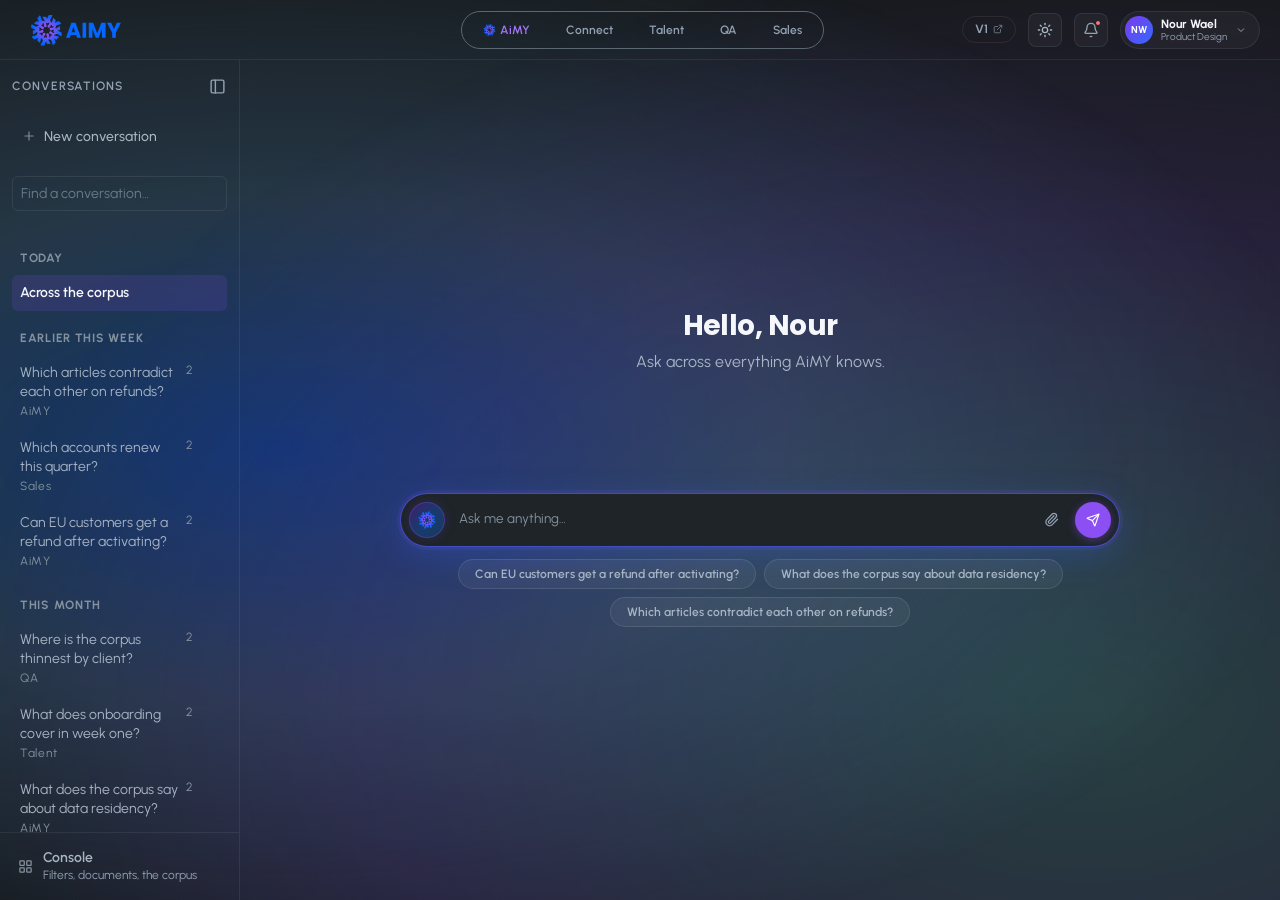
<file: index.html>
<!doctype html>
<html lang="en">
<head>
  <meta charset="UTF-8" />
  <meta name="viewport" content="width=device-width, initial-scale=1.0" />
  <title>AiMY</title>

  <link rel="icon" type="image/svg+xml" href="assets/Aimy-full.svg" />
  <link rel="apple-touch-icon" href="assets/Aimy-full.svg" />

  <link rel="preconnect" href="https://fonts.googleapis.com" />
  <link rel="preconnect" href="https://fonts.gstatic.com" crossorigin />
  <link href="https://fonts.googleapis.com/css2?family=Urbanist:ital,wght@0,400;0,500;0,600;0,700;0,800;1,400&family=Poppins:wght@700;800&family=JetBrains+Mono:wght@400;500&display=swap" rel="stylesheet" />

  <link rel="stylesheet" href="assets/aimy-ds.css?v=6" />
  <link rel="stylesheet" href="assets/knowledge.css?v=224" />
  <link rel="stylesheet" href="assets/chat.css?v=20" />

  <script>
    /* Apply saved theme before paint to avoid flash. Default = dark. */
    (function () {
      try {
        var saved = localStorage.getItem('aimy-ds-theme');
        if (saved === 'light') document.documentElement.setAttribute('data-theme', 'light');
      } catch (e) {}
    })();
  </script>
</head>
<!-- ══════════════════════════════════════════════
     THE GATE — chat, faced first

     Declared deviation #6. The direction document rejects a chat-first landing
     surface (§447) on the grounds that a prompt grid asks people to know what
     to ask at the moment they know least. That reasoning holds for somebody
     arriving without a question, and the briefing still serves them — one
     click away, in the Console.

     What it does not serve is the larger group who arrive knowing exactly what
     they want and have to cross a workbench to ask it. This page is for them.
     Nothing was removed to build it: the workbench is `console.html`, intact.

     `data-page` is the seam. knowledge.js reads it and boots a conversation
     and this shell — no grid, no filters, no briefing, no document machinery,
     because none of it has anywhere to render here.
══════════════════════════════════════════════ -->
<body data-page="gate" data-thread="empty">

<!-- AiMY logo symbols — inlined per page because external <use href> fails under file://
     Identical to design-system/index.html -->
<svg width="0" height="0" style="position:absolute;overflow:hidden" aria-hidden="true" focusable="false">
  <defs>
    <radialGradient id="aimy-rg" cx="75.72" cy="73.83" fx="75.72" fy="73.83" r="70.54" gradientUnits="userSpaceOnUse">
      <stop offset=".26" stop-color="#8c4ff4"/>
      <stop offset=".36" stop-color="#8250f4"/>
      <stop offset=".51" stop-color="#6954f6"/>
      <stop offset=".7" stop-color="#3f5bf9"/>
      <stop offset=".92" stop-color="#0764fe"/>
      <stop offset=".95" stop-color="#06f"/>
    </radialGradient>
    <symbol id="aimy-logo-small" viewBox="0 0 151.43 147.66">
      <path fill="var(--aimy-mark, url(#aimy-rg))" d="m84.2,6.76c1.09-2.9,3.26-3.67,6.2-3.46,3.04.21,6.12-.04,9.17.09,3.09.13,4.19,1.99,2.72,4.73-2.8,5.23-5.69,10.4-8.64,15.54-.91,1.59-1.31,2.9-.3,4.69,1.09,1.94,1.68,4.16,2.47,6.27.56,1.48,1.14,2.9,3.1,2.84,2.03-.06,2.38-1.54,2.71-3.11,1.1-5.1,2.22-10.19,3.39-15.28.66-2.88,1.64-3.2,3.7-1.18,3.15,3.08,6.22,6.25,9.37,9.33,1.29,1.26,1.36,2.4.1,3.7-1.25,1.29-2.47,2.62-3.66,3.97-.61.69-1.13,1.49-.46,2.42.68.94,1.55.61,2.42.27,4.51-1.8,9.04-3.53,13.53-5.39,1.83-.76,3.32-.47,4.67.87,2.49,2.47,5.04,4.9,7.42,7.47,2.54,2.73,1.91,4.74-1.77,5.82-5.69,1.67-11.39,3.26-17.1,4.85-1.37.38-2.26.89-2.75,2.47-.76,2.47-2.02,4.8-3.1,7.17-.61,1.35-.72,2.59.51,3.68,1.25,1.11,2.44.75,3.68-.05,4.53-2.92,9.07-5.83,13.64-8.69,2.5-1.57,3.33-1.08,3.36,1.91.04,4.22-.08,8.45.05,12.67.07,2.39-.98,3.24-3.21,3.2-1.53-.03-3.06.06-4.59.14-1.02.06-2.06.26-2.2,1.52-.13,1.15.81,1.46,1.65,1.82,4.29,1.85,8.54,3.8,12.88,5.53,2.16.86,3.1,2.23,3.06,4.5-.06,3.33.02,6.65-.04,9.98-.08,3.82-1.88,4.89-5.2,3.07-5.2-2.84-10.38-5.72-15.53-8.66-1.34-.76-2.38-1.03-3.92-.2-2.28,1.22-4.82,1.95-7.26,2.86-1.4.53-2.29,1.38-2.17,3,.13,1.67,1.24,2.19,2.69,2.5,5.27,1.12,10.53,2.27,15.78,3.49,2.92.67,3.16,1.56,1.07,3.69-3.09,3.14-6.26,6.21-9.33,9.38-1.27,1.3-2.36,1.38-3.66.09-1.27-1.27-2.63-2.45-3.98-3.65-.69-.62-1.48-1.14-2.42-.5-.97.66-.64,1.53-.29,2.4,1.76,4.42,3.43,8.88,5.28,13.26.95,2.24.47,3.9-1.24,5.51-2.23,2.09-4.32,4.33-6.51,6.47-3.13,3.06-5.22,2.5-6.45-1.76-1.58-5.52-3.13-11.05-4.64-16.59-.4-1.48-1.02-2.39-2.66-2.9-2.39-.74-4.62-1.97-6.92-3.01-1.43-.65-2.78-.8-3.9.57-1.05,1.29-.54,2.46.25,3.69,2.88,4.45,5.73,8.92,8.55,13.41,1.65,2.62,1.17,3.48-1.98,3.52-4.14.05-8.28-.06-12.41.06-2.47.07-3.33-1.01-3.38-3.37-.04-1.94.39-3.96-.55-5.82-1.74-2.18-2.36-.35-2.92.91-1.76,3.94-3.56,7.87-5.08,11.9-1.11,2.96-2.92,4.25-6.1,4.03-2.77-.2-5.57-.01-8.36-.06-4.27-.07-5.4-1.95-3.37-5.63,2.74-4.95,5.49-9.9,8.31-14.8.9-1.56,1.33-2.86.29-4.67-1.15-2-1.75-4.32-2.56-6.51-.53-1.44-1.25-2.6-3.04-2.53-1.83.08-2.32,1.31-2.64,2.85-1.1,5.18-2.24,10.36-3.44,15.52-.67,2.88-1.65,3.17-3.72,1.13-3.08-3.02-6.08-6.14-9.19-9.14-1.49-1.44-1.54-2.68-.06-4.1,1.1-1.06,2.11-2.22,3.13-3.36.73-.81,1.57-1.72.72-2.83-.76-1-1.8-.44-2.72-.08-4.27,1.69-8.56,3.31-12.78,5.1-2.23.95-3.93.54-5.56-1.18-2.29-2.42-4.75-4.67-7.02-7.1-2.34-2.51-1.78-4.64,1.49-5.62,5.6-1.67,11.22-3.27,16.86-4.79,1.77-.48,2.96-1.11,3.53-3.1.67-2.31,1.91-4.45,2.9-6.66.65-1.44.72-2.79-.65-3.89-1.32-1.05-2.45-.47-3.67.32-4.36,2.84-8.76,5.65-13.17,8.41-2.76,1.73-3.71,1.23-3.74-1.95-.04-4.14.09-8.28-.03-12.41-.06-2.34.89-3.26,3.18-3.21,1.7.04,3.41-.17,5.12-.3.87-.06,1.62-.4,1.76-1.36.15-1-.58-1.41-1.36-1.75-4.37-1.89-8.7-3.87-13.12-5.63-2.25-.9-3.23-2.35-3.19-4.71.06-3.33-.07-6.66.04-9.98.12-3.56,2.07-4.64,5.2-2.93,5.13,2.79,10.23,5.62,15.3,8.52,1.5.86,2.72,1.22,4.44.29,2.12-1.15,4.5-1.81,6.77-2.67,1.47-.55,2.53-1.38,2.37-3.15-.15-1.68-1.35-2.16-2.76-2.46-5.19-1.13-10.37-2.25-15.55-3.44-2.86-.66-3.17-1.67-1.16-3.73,3.02-3.09,6.14-6.07,9.13-9.19,1.44-1.51,2.67-1.53,4.1-.06,1.07,1.09,2.21,2.12,3.36,3.12.8.7,1.66,1.64,2.81.74,1-.78.45-1.8.08-2.71-1.69-4.27-3.3-8.56-5.1-12.78-.97-2.26-.48-3.92,1.19-5.56,2.24-2.2,4.29-4.6,6.51-6.82,2.52-2.52,5.28-1.85,6.29,1.53,1.68,5.69,3.31,11.4,4.86,17.13.42,1.53,1.09,2.38,2.7,2.9,2.47.8,4.79,2.05,7.17,3.11,1.38.61,2.62.55,3.64-.69.98-1.19.61-2.32-.13-3.46-2.82-4.38-5.65-8.75-8.42-13.17-.58-.93-1.69-1.87-.93-3.15.68-1.15,1.94-.76,2.97-.77,4.13-.04,8.27.06,12.4-.03,2.07-.04,2.97.78,2.95,2.84-.01,1.71.14,3.41.26,5.12.07.94.34,1.85,1.47,1.96.98.1,1.41-.63,1.73-1.42,1.76-4.23,3.52-8.46,5.28-12.68Zm-22.36,61.41c-3.34,1.86-6.31,1.33-9.12-1.21-2.13-1.92-4.4-3.7-6.68-5.44-1.37-1.05-5.46-.12-5.88,1.48-.4,1.51,1.45,1.62,2.35,2.26,2.26,1.62,2.42,2.82.44,4.99-1.2,1.31-1.86,2.77-.81,4.36,1.07,1.61,2.68,2.01,4.5,1.25,1.66-.69,3.35-1.31,4.95-2.11,3.35-1.67,6.39-1.47,9.13,1.21,2.48,5.78.4,9.43-5.84,10.19-2.94.36-5.9.59-8.84.99-1.71.24-3.72,3.37-3.04,4.99.74,1.75,2.14.27,3.18.13,2.82-.39,3.74.25,3.89,3.17.09,1.76.6,3.29,2.48,3.69,2.06.43,3.44-.64,4.21-2.52.82-1.99,1.6-4,2.44-5.99,1.06-2.53,2.86-4.12,5.72-4.2,2.6-.07,4.55,1.12,5.68,3.4,1.22,2.48.87,4.87-.94,7.03-1.56,1.86-3.06,3.77-4.61,5.63-2.97,3.57-2.9,4.91.52,8.4.47-.79.92-1.56,1.38-2.32,1.77-2.93,2.86-3.11,5.4-.87,1.35,1.19,2.84,1.7,4.39.59,1.5-1.08,1.78-2.66,1.12-4.34-.89-2.26-1.96-4.45-2.77-6.73-1.32-3.73.56-7.35,4.17-8.3,3.57-.94,7.08,1.37,7.7,5.21.4,2.48.6,5,.8,7.5.41,4.94.97,5.53,5.99,5.97.04.05.08.11.13.14.01,0,.07-.05.11-.08-.09,0-.19,0-.28,0,.48-1.21-.26-2.26-.46-3.37-.48-2.69.29-3.75,2.95-3.8,1.88-.03,3.52-.5,3.93-2.51.45-2.19-.81-3.54-2.79-4.32-2.01-.78-4.01-1.57-5.99-2.42-2.45-1.05-3.89-2.93-3.98-5.6-.08-2.55,1.12-4.54,3.41-5.68,2.38-1.18,4.72-.92,6.82.76,1.9,1.51,3.77,3.05,5.64,4.6,3.87,3.21,4.66,3.2,8.75-.27-1.04-.61-2.07-1.14-3.02-1.79-2.24-1.53-2.4-2.82-.54-4.79,1.28-1.36,2.12-2.83.94-4.56-1.2-1.75-2.96-1.85-4.82-1.09-2.08.86-4.11,1.83-6.22,2.59-3.73,1.35-7.49-.5-8.38-4.02-.96-3.81,1.3-7.23,5.33-7.83,2.48-.37,5-.59,7.51-.78,4.75-.36,5.44-1.05,5.77-6.3-1.15.29-2.24.62-3.35.82-2.62.49-3.71-.35-3.78-3.03-.05-1.89-.52-3.49-2.57-3.85-2.07-.36-3.39.78-4.14,2.67-.83,2.09-1.62,4.2-2.57,6.23-1.68,3.6-5.57,4.91-8.76,3.05-3.36-1.96-4.18-6.1-1.75-9.32,1.57-2.08,3.27-4.06,4.93-6.07,2.94-3.56,2.89-4.57-.43-8.15-.08.02-.2.01-.23.06-.3.44-.6.89-.88,1.35-2.3,3.81-2.75,3.89-6.21,1.3-1.24-.93-2.61-1.34-3.97-.31-1.33,1.02-1.89,2.42-1.26,4.06.84,2.18,1.74,4.33,2.67,6.47,1.16,2.67.88,5.12-1.13,7.24-1.79,1.89-4.12,2.26-6.47,1.44-2.61-.91-3.96-2.91-4.18-5.72-.25-3.13-.61-6.26-1.01-9.38-.24-1.92-3.07-4.03-5.03-3.37-2.01.68-.22,2.24-.11,3.34.27,2.74-.36,3.64-3.35,3.81-1.79.1-3.25.69-3.58,2.6-.31,1.81.57,3.15,2.24,3.88,1.73.76,3.5,1.42,5.24,2.15,5.82,2.41,6.87,6.44,2.99,11.41Z"/>
    </symbol>
    <symbol id="aimy-logo-full" viewBox="0 0 418.18 147.66">
      <g fill="#0366ff">
        <path d="m209.6,97.25h-25.58l-4.1,12.11h-17.48l24.8-68.54h19.33l24.8,68.54h-17.67l-4.1-12.11Zm-4.3-12.89l-8.49-25.09-8.4,25.09h16.89Z"/>
        <path d="m255.58,40.82v68.54h-16.7V40.82h16.7Z"/>
        <path d="m345.31,40.82v68.54h-16.7v-41.1l-15.33,41.1h-13.47l-15.43-41.2v41.2h-16.7V40.82h19.72l19.23,47.45,19.04-47.45h19.63Z"/>
        <path d="m416.1,40.82l-23.73,45.89v22.65h-16.7v-22.65l-23.73-45.89h18.94l13.28,28.71,13.18-28.71h18.75Z"/>
      </g>
      <path fill="var(--aimy-mark, url(#aimy-rg))" d="m81.08,8.02c1.09-2.9,3.26-3.67,6.2-3.46,3.04.21,6.12-.04,9.17.09,3.09.13,4.19,1.99,2.72,4.73-2.8,5.23-5.69,10.4-8.64,15.54-.91,1.59-1.31,2.9-.3,4.69,1.09,1.94,1.68,4.16,2.47,6.27.56,1.48,1.14,2.9,3.1,2.84,2.03-.06,2.38-1.54,2.71-3.11,1.1-5.1,2.22-10.19,3.39-15.28.66-2.88,1.64-3.2,3.7-1.18,3.15,3.08,6.22,6.25,9.37,9.33,1.29,1.26,1.36,2.4.1,3.7-1.25,1.29-2.47,2.62-3.66,3.97-.61.69-1.13,1.49-.46,2.42.68.94,1.55.61,2.42.27,4.51-1.8,9.04-3.53,13.53-5.39,1.83-.76,3.32-.47,4.67.87,2.49,2.47,5.04,4.9,7.42,7.47,2.54,2.73,1.91,4.74-1.77,5.82-5.69,1.67-11.39,3.26-17.1,4.85-1.37.38-2.26.89-2.75,2.47-.76,2.47-2.02,4.8-3.1,7.17-.61,1.35-.72,2.59.51,3.68,1.25,1.11,2.44.75,3.68-.05,4.53-2.92,9.07-5.83,13.64-8.69,2.5-1.57,3.33-1.08,3.36,1.91.04,4.22-.08,8.45.05,12.67.07,2.39-.98,3.24-3.21,3.2-1.53-.03-3.06.06-4.59.14-1.02.06-2.06.26-2.2,1.52-.13,1.15.81,1.46,1.65,1.82,4.29,1.85,8.54,3.8,12.88,5.53,2.16.86,3.1,2.23,3.06,4.5-.06,3.33.02,6.65-.04,9.98-.08,3.82-1.88,4.89-5.2,3.07-5.2-2.84-10.38-5.72-15.53-8.66-1.34-.76-2.38-1.03-3.92-.2-2.28,1.22-4.82,1.95-7.26,2.86-1.4.53-2.29,1.38-2.17,3,.13,1.67,1.24,2.19,2.69,2.5,5.27,1.12,10.53,2.27,15.78,3.49,2.92.67,3.16,1.56,1.07,3.69-3.09,3.14-6.26,6.21-9.33,9.38-1.27,1.3-2.36,1.38-3.66.09-1.27-1.27-2.63-2.45-3.98-3.65-.69-.62-1.48-1.14-2.42-.5-.97.66-.64,1.53-.29,2.4,1.76,4.42,3.43,8.88,5.28,13.26.95,2.24.47,3.9-1.24,5.51-2.23,2.09-4.32,4.33-6.51,6.47-3.13,3.06-5.22,2.5-6.45-1.76-1.58-5.52-3.13-11.05-4.64-16.59-.4-1.48-1.02-2.39-2.66-2.9-2.39-.74-4.62-1.97-6.92-3.01-1.43-.65-2.78-.8-3.9.57-1.05,1.29-.54,2.46.25,3.69,2.88,4.45,5.73,8.92,8.55,13.41,1.65,2.62,1.17,3.48-1.98,3.52-4.14.05-8.28-.06-12.41.06-2.47.07-3.33-1.01-3.38-3.37-.04-1.94.39-3.96-.55-5.82-1.74-2.18-2.36-.35-2.92.91-1.76,3.94-3.56,7.87-5.08,11.9-1.11,2.96-2.92,4.25-6.1,4.03-2.77-.2-5.57-.01-8.36-.06-4.27-.07-5.4-1.95-3.37-5.63,2.74-4.95,5.49-9.9,8.31-14.8.9-1.56,1.33-2.86.29-4.67-1.15-2-1.75-4.32-2.56-6.51-.53-1.44-1.25-2.6-3.04-2.53-1.83.08-2.32,1.31-2.64,2.85-1.1,5.18-2.24,10.36-3.44,15.52-.67,2.88-1.65,3.17-3.72,1.13-3.08-3.02-6.08-6.14-9.19-9.14-1.49-1.44-1.54-2.68-.06-4.1,1.1-1.06,2.11-2.22,3.13-3.36.73-.81,1.57-1.72.72-2.83-.76-1-1.8-.44-2.72-.08-4.27,1.69-8.56,3.31-12.78,5.1-2.23.95-3.93.54-5.56-1.18-2.29-2.42-4.75-4.67-7.02-7.1-2.34-2.51-1.78-4.64,1.49-5.62,5.6-1.67,11.22-3.27,16.86-4.79,1.77-.48,2.96-1.11,3.53-3.1.67-2.31,1.91-4.45,2.9-6.66.65-1.44.72-2.79-.65-3.89-1.32-1.05-2.45-.47-3.67.32-4.36,2.84-8.76,5.65-13.17,8.41-2.76,1.73-3.71,1.23-3.74-1.95-.04-4.14.09-8.28-.03-12.41-.06-2.34.89-3.26,3.18-3.21,1.7.04,3.41-.17,5.12-.3.87-.06,1.62-.4,1.76-1.36.15-1-.58-1.41-1.36-1.75-4.37-1.89-8.7-3.87-13.12-5.63-2.25-.9-3.23-2.35-3.19-4.71.06-3.33-.07-6.66.04-9.98.12-3.56,2.07-4.64,5.2-2.93,5.13,2.79,10.23,5.62,15.3,8.52,1.5.86,2.72,1.22,4.44.29,2.12-1.15,4.5-1.81,6.77-2.67,1.47-.55,2.53-1.38,2.37-3.15-.15-1.68-1.35-2.16-2.76-2.46-5.19-1.13-10.37-2.25-15.55-3.44-2.86-.66-3.17-1.67-1.16-3.73,3.02-3.09,6.14-6.07,9.13-9.19,1.44-1.51,2.67-1.53,4.1-.06,1.07,1.09,2.21,2.12,3.36,3.12.8.7,1.66,1.64,2.81.74,1-.78.45-1.8.08-2.71-1.69-4.27-3.3-8.56-5.1-12.78-.97-2.26-.48-3.92,1.19-5.56,2.24-2.2,4.29-4.6,6.51-6.82,2.52-2.52,5.28-1.85,6.29,1.53,1.68,5.69,3.31,11.4,4.86,17.13.42,1.53,1.09,2.38,2.7,2.9,2.47.8,4.79,2.05,7.17,3.11,1.38.61,2.62.55,3.64-.69.98-1.19.61-2.32-.13-3.46-2.82-4.38-5.65-8.75-8.42-13.17-.58-.93-1.69-1.87-.93-3.15.68-1.15,1.94-.76,2.97-.77,4.13-.04,8.27.06,12.4-.03,2.07-.04,2.97.78,2.95,2.84-.01,1.71.14,3.41.26,5.12.07.94.34,1.85,1.47,1.96.98.1,1.41-.63,1.73-1.42,1.76-4.23,3.52-8.46,5.28-12.68Zm-22.36,61.41c-3.34,1.86-6.31,1.33-9.12-1.21-2.13-1.92-4.4-3.7-6.68-5.44-1.37-1.05-5.46-.12-5.88,1.48-.4,1.51,1.45,1.62,2.35,2.26,2.26,1.62,2.42,2.82.44,4.99-1.2,1.31-1.86,2.77-.81,4.36,1.07,1.61,2.68,2.01,4.5,1.25,1.66-.69,3.35-1.31,4.95-2.11,3.35-1.67,6.39-1.47,9.13,1.21,2.48,5.78.4,9.43-5.84,10.19-2.94.36-5.9.59-8.84.99-1.71.24-3.72,3.37-3.04,4.99.74,1.75,2.14.27,3.18.13,2.82-.39,3.74.25,3.89,3.17.09,1.76.6,3.29,2.48,3.69,2.06.43,3.44-.64,4.21-2.52.82-1.99,1.6-4,2.44-5.99,1.06-2.53,2.86-4.12,5.72-4.2,2.6-.07,4.55,1.12,5.68,3.4,1.22,2.48.87,4.87-.94,7.03-1.56,1.86-3.06,3.77-4.61,5.63-2.97,3.57-2.9,4.91.52,8.4.47-.79.92-1.56,1.38-2.32,1.77-2.93,2.86-3.11,5.4-.87,1.35,1.19,2.84,1.7,4.39.59,1.5-1.08,1.78-2.66,1.12-4.34-.89-2.26-1.96-4.45-2.77-6.73-1.32-3.73.56-7.35,4.17-8.3,3.57-.94,7.08,1.37,7.7,5.21.4,2.48.6,5,.8,7.5.41,4.94.97,5.53,5.99,5.97.04.05.08.11.13.14.01,0,.07-.05.11-.08-.09,0-.19,0-.28,0,.48-1.21-.26-2.26-.46-3.37-.48-2.69.29-3.75,2.95-3.8,1.88-.03,3.52-.5,3.93-2.51.45-2.19-.81-3.54-2.79-4.32-2.01-.78-4.01-1.57-5.99-2.42-2.45-1.05-3.89-2.93-3.98-5.6-.08-2.55,1.12-4.54,3.41-5.68,2.38-1.18,4.72-.92,6.82.76,1.9,1.51,3.77,3.05,5.64,4.6,3.87,3.21,4.66,3.2,8.75-.27-1.04-.61-2.07-1.14-3.02-1.79-2.24-1.53-2.4-2.82-.54-4.79,1.28-1.36,2.12-2.83.94-4.56-1.2-1.75-2.96-1.85-4.82-1.09-2.08.86-4.11,1.83-6.22,2.59-3.73,1.35-7.49-.5-8.38-4.02-.96-3.81,1.3-7.23,5.33-7.83,2.48-.37,5-.59,7.51-.78,4.75-.36,5.44-1.05,5.77-6.3-1.15.29-2.24.62-3.35.82-2.62.49-3.71-.35-3.78-3.03-.05-1.89-.52-3.49-2.57-3.85-2.07-.36-3.39.78-4.14,2.67-.83,2.09-1.62,4.2-2.57,6.23-1.68,3.6-5.57,4.91-8.76,3.05-3.36-1.96-4.18-6.1-1.75-9.32,1.57-2.08,3.27-4.06,4.93-6.07,2.94-3.56,2.89-4.57-.43-8.15-.08.02-.2.01-.23.06-.3.44-.6.89-.88,1.35-2.3,3.81-2.75,3.89-6.21,1.3-1.24-.93-2.61-1.34-3.97-.31-1.33,1.02-1.89,2.42-1.26,4.06.84,2.18,1.74,4.33,2.67,6.47,1.16,2.67.88,5.12-1.13,7.24-1.79,1.89-4.12,2.26-6.47,1.44-2.61-.91-3.96-2.91-4.18-5.72-.25-3.13-.61-6.26-1.01-9.38-.24-1.92-3.07-4.03-5.03-3.37-2.01.68-.22,2.24-.11,3.34.27,2.74-.36,3.64-3.35,3.81-1.79.1-3.25.69-3.58,2.6-.31,1.81.57,3.15,2.24,3.88,1.73.76,3.5,1.42,5.24,2.15,5.82,2.41,6.87,6.44,2.99,11.41Z"/>
    </symbol>
  </defs>
</svg>

<!-- ══════════════════════════════════════════════
     TOPNAV — the same chrome the Console and Settings carry.

     Third copy of this markup, which is the established pattern in this repo
     rather than an oversight: console.html and settings.html already hold it
     twice. Introducing a component system to hold it once is a separate job
     from this one, and doing it here would put a refactor inside a feature.

     No rail toggle: it reveals a briefing that does not exist on this page.
══════════════════════════════════════════════ -->
<div class="app-topnav">
  <div class="topnav-logo">
    <!-- No rail toggle here. It belongs to the panel it controls, which is
         where Claude, Gemini, Mistral, Grok and Perplexity all put it: in the
         sidebar's own header, not in the product chrome. -->
    <div class="topnav-logo-mark">
      <svg width="140" height="43" viewBox="0 0 418.18 147.66" aria-label="AiMY"><use href="#aimy-logo-full"/></svg>
    </div>
  </div>

  <div class="topnav-tabs">
    <!-- ══ THE PRODUCT STRIP ═══════════════════════════════════════════
         AiMY is first and it is the only tab with a CHAT GATE behind it. The
         other four are consoles: workbenches with the canvas inside them,
         entered without passing a gate. That asymmetry is the reason the tab
         order is what it is, and the reason a conversation's subtitle names
         the tab it was held under.

         `aria-current="page"` appears on exactly ONE of the three shells --
         whichever page you are actually on. It used to sit on all three,
         including settings.html where the element is a link pointing AWAY
         from the current page: a control announcing "you are here" while
         navigating elsewhere. `active` carries the product context; only
         `aria-current` claims the page. -->
    <div class="topnav-tabs-inner" role="navigation" aria-label="AiMY products">
        <span class="topnav-tab active" aria-current="page">
          <svg width="18" height="20" viewBox="0 0 18 20"><use href="#aimy-logo-small"/></svg>
          AiMY
        </span>
        <button class="topnav-tab" type="button">Connect</button>
        <button class="topnav-tab" type="button">Talent</button>
        <a class="topnav-tab" href="https://aimyqa.nour-ali.workers.dev/">QA</a>
        <a class="topnav-tab" href="https://aimy-sales.nour-ali.workers.dev/">Sales</a>
    </div>
  </div>

  <div class="topnav-right">
    <!-- V1 opens in a new tab so the two builds can be compared side by side.
         One link, not a segmented pair: you are on V2, so the only thing worth
         offering is the way out. The href is the placeholder.

         The Console button used to sit here. It moved out because the navbar is
         shared chrome and the Console is a destination, not a mode — the rail
         footer carries it, which is where the eye already goes for "where else
         can I be". -->
    <a class="ver-link" href="#" target="_blank" rel="noopener noreferrer"
       title="Open V1 in a new tab">
      V1
      <svg class="ver-link-ico" viewBox="0 0 24 24" fill="none" stroke="currentColor"
           stroke-width="2" stroke-linecap="round" stroke-linejoin="round" aria-hidden="true">
        <path d="M15 3h6v6"/><path d="M10 14 21 3"/><path d="M18 13v6a2 2 0 0 1-2 2H5a2 2 0 0 1-2-2V8a2 2 0 0 1 2-2h6"/></svg>
    </a>

    <button class="ds-theme-toggle" id="ds-theme-toggle" type="button" aria-label="Toggle light / dark theme" title="Toggle theme">
      <svg class="icon-sun" viewBox="0 0 24 24" fill="none" stroke="currentColor" stroke-width="2" stroke-linecap="round">
        <circle cx="12" cy="12" r="4"/><path d="M12 2v2"/><path d="M12 20v2"/><path d="m4.93 4.93 1.41 1.41"/><path d="m17.66 17.66 1.41 1.41"/><path d="M2 12h2"/><path d="M20 12h2"/><path d="m6.34 17.66-1.41 1.41"/><path d="m19.07 4.93-1.41 1.41"/></svg>
      <svg class="icon-moon" viewBox="0 0 24 24" fill="none" stroke="currentColor" stroke-width="2" stroke-linecap="round" stroke-linejoin="round">
        <path d="M20.985 12.486a9 9 0 1 1-9.473-9.472c.405-.022.617.46.402.803a6 6 0 0 0 8.268 8.268c.344-.215.825-.004.803.401"/></svg>
    </button>

    <!-- Notifications. Identical markup on all three shells because it is the
         same control reading the same queue -- what is still waiting on a
         person, derived from the corpus rather than hard-coded. What differs
         is where a row LANDS: see "One finding, two routes" in knowledge.js. -->
    <div class="ntf-anchor">
      <button class="topnav-bell" id="ntfBell" type="button"
              aria-haspopup="dialog" aria-expanded="false" aria-controls="ntfPanel"
              aria-label="Notifications">
        <svg viewBox="0 0 24 24" aria-hidden="true"><path d="M10.268 21a2 2 0 0 0 3.464 0"/><path d="M3.262 15.326A1 1 0 0 0 4 17h16a1 1 0 0 0 .74-1.673C19.41 13.956 18 12.499 18 8A6 6 0 0 0 6 8c0 4.499-1.411 5.956-2.738 7.326"/></svg>
        <span class="bell-dot" id="ntfDot" hidden></span>
      </button>
      <div class="ntf-panel" id="ntfPanel" hidden role="dialog" aria-label="Needs you">
        <div class="ntf-head">
          <b>Needs you</b>
          <span class="ntf-count" id="ntfCount" hidden>0</span>
          <button class="ntf-clear" id="ntfClear" type="button">Mark all read</button>
        </div>
        <ul class="ntf-list" id="ntfList"></ul>
        <div class="ntf-foot">
          <button class="ntf-foot-btn" id="ntfAskAll" type="button">Ask AiMY what to do first</button>
        </div>
      </div>
    </div>

    <div class="user-anchor">
      <button class="topnav-user" id="userPill" type="button"
              aria-haspopup="menu" aria-expanded="false" aria-controls="userMenu">
        <span class="topnav-avatar" id="userAvatar">NW</span>
        <span class="topnav-user-info">
          <span class="topnav-user-name" id="userName">Nour Wael</span>
          <span class="topnav-user-role" id="userRole">Product Design</span>
        </span>
        <svg viewBox="0 0 24 24" fill="none" stroke="currentColor" stroke-width="2" aria-hidden="true"><path d="m6 9 6 6 6-6"/></svg>
      </button>
      <!-- ══ IDENTITY ONLY ═══════════════════════════════════════════════
           This carried four deep links into settings modules plus "All
           settings" -- a second copy of the settings IA, duplicated verbatim
           across three files, that went stale the moment a module was renamed
           because nothing pointed at it from the page it described. Two of
           those four modules no longer exist under those names.

           What belongs under a name and a face is WHO YOU ARE: who you are
           signed in as, who you are acting as, and the way out. One Settings
           item; search inside settings does what the shortcuts were for. -->
      <div class="menu user-menu" id="userMenu" role="menu" aria-label="Account" hidden>
        <div class="menu-label">Signed in as Nour Wael</div>
        <a class="menu-item" role="menuitem" href="console.html?m=config">Settings</a>
        <button class="menu-item" role="menuitem" type="button">Viewing as&hellip;</button>
        <div class="menu-sep"></div>
        <a class="menu-item" role="menuitem" href="console.html">Console</a>
        <div class="menu-sep"></div>
        <button class="menu-item" role="menuitem" type="button">Sign out</button>
      </div>
    </div>
  </div>
</div>

<div class="gate-body">

  <!-- ══ CONVERSATIONS ══════════════════════════════════════════════════
       `#overlayChats` by id, because `paintChats()` addresses it by id and is
       the same function on both surfaces. The column is the Console's, moved
       out of an overlay and given a permanent home. -->
  <aside class="gate-rail" id="gateRail" aria-label="Conversations">

    <!-- ══ RAIL HEADER ═══════════════════════════════════════════════════
         The collapse control lives with the thing it collapses. Claude,
         Gemini, Mistral, Grok and Perplexity all place it exactly here, in the
         panel's own top-right, and none of them put it in the product chrome —
         a control in the navbar reads as "app", and this one is "panel".

         `data-rail-toggle` rather than an id, because the collapsed state
         needs a second instance of the same button somewhere the closed panel
         is not: see `.gate-rail-peek` below. One attribute, one handler, two
         placements, only ever one of them on screen. -->
    <div class="gate-rail-head">
      <span class="gate-rail-title">Conversations</span>
      <button class="gate-rail-btn" type="button" data-rail-toggle
              aria-expanded="true" aria-controls="gateRail"
              aria-label="Collapse conversations" title="Collapse conversations">
        <svg viewBox="0 0 24 24" fill="none" stroke="currentColor" stroke-width="2"
             stroke-linecap="round" stroke-linejoin="round" aria-hidden="true">
          <rect width="18" height="18" x="3" y="3" rx="2"/><path d="M9 3v18"/></svg>
      </button>
    </div>

    <!-- The skeleton is what is true before knowledge.js has painted: rows
         are coming, and their shape is already known. `paintChats()` replaces
         it wholesale on the first render. If scripting fails it stays, which
         is the honest state — not an empty column implying no history. -->
    <div class="overlay-chats" id="overlayChats">
      <div class="gate-skeleton" aria-hidden="true">
        <div class="gate-skeleton-row" style="--i:0"></div>
        <div class="gate-skeleton-row" style="--i:1"></div>
        <div class="gate-skeleton-row" style="--i:2"></div>
        <div class="gate-skeleton-row" style="--i:3"></div>
        <div class="gate-skeleton-row" style="--i:4"></div>
      </div>
    </div>

    <!-- The quieter of the two Console routes. The top-right button is the one
         that gets found; this is the one that gets used, because it sits where
         the hand already is once somebody knows the page. -->
    <div class="gate-rail-foot">
      <a class="gate-console" href="console.html">
        <svg viewBox="0 0 24 24" fill="none" stroke="currentColor" stroke-width="2"
             stroke-linecap="round" stroke-linejoin="round" aria-hidden="true" width="15" height="15">
          <rect width="7" height="7" x="3" y="3" rx="1"/><rect width="7" height="7" x="14" y="3" rx="1"/><rect width="7" height="7" x="14" y="14" rx="1"/><rect width="7" height="7" x="3" y="14" rx="1"/></svg>
        <span class="gate-console-lines">
          <span class="gate-console-name">Console</span>
          <span class="gate-console-sub">Filters, documents, the corpus</span>
        </span>
      </a>
    </div>
  </aside>

  <!-- Dismiss surface for the rail below 900px. Sibling of the rail so the two
       share one stacking context. -->
  <div class="gate-scrim" id="gateScrim"></div>

  <main class="gate-main">

    <!-- ══ THE AMBIENT LAYER ═════════════════════════════════════════════
         Two blurred ellipses that already exist as design-system tokens
         (`--grad-ellipse-1`, `--grad-ellipse-2`) at 0.07–0.18 alpha, which is
         why this reads as depth rather than as a neon gradient.

         Fixed and pointer-events:none so it never enters a scrolling
         container and never takes a click. Each layer drifts on its own
         cycle — 29s and 37s, coprime, so they never resynchronise into a
         visible beat. Transform and opacity only.

         It fades out when a conversation starts: a transcript should be read
         against a flat surface. -->
    <div class="gate-bloom" id="gateBloom" aria-hidden="true">
      <div class="gate-bloom-a"></div>
      <div class="gate-bloom-b"></div>
      <!-- Dust. Painted by chat.js from a fixed table so the field is the same
           every load and can be reviewed rather than rolled. -->
      <div class="gate-dust" id="gateDust"></div>
    </div>

    <!-- ══ THE WAY BACK ══════════════════════════════════════════════════
         A collapsed panel takes its own toggle with it. This is the second
         placement of the same control, sitting where the rail used to start,
         and it exists only while the rail is closed — the same move Claude and
         ChatGPT make when their sidebar goes away. -->
    <button class="gate-rail-peek" type="button" data-rail-toggle
            aria-expanded="false" aria-controls="gateRail"
            aria-label="Show conversations" title="Show conversations">
      <svg viewBox="0 0 24 24" fill="none" stroke="currentColor" stroke-width="2"
           stroke-linecap="round" stroke-linejoin="round" aria-hidden="true">
        <rect width="18" height="18" x="3" y="3" rx="2"/><path d="M9 3v18"/></svg>
    </button>

    <div class="gate-stage" id="gateStage">

      <!-- Present in the markup rather than injected, so it is on screen in
           the first paint instead of one frame after it. -->
      <div class="gate-hero" id="gateHero">
        <h1 class="gate-hello">Hello, <span id="gateName">Nour</span></h1>
        <p class="gate-sub">Ask across everything AiMY knows.</p>
      </div>

      <div class="overlay-thread" id="overlayThread" aria-live="polite"></div>

      <div class="gate-composer">
        <div class="overlay-input-wrap">
          <div class="overlay-input-bar">
            <div class="aimy-float-icon">
              <svg width="16" height="18" viewBox="0 0 18 20"><use href="#aimy-logo-small"/></svg>
            </div>
            <textarea class="overlay-input" id="overlayInput" placeholder="Ask me anything…" rows="1"
                      spellcheck="false" autocomplete="off" data-submit-on-enter aria-label="Ask AiMY"></textarea>

            <button class="overlay-send" id="overlaySend" aria-label="Send">
              <svg viewBox="0 0 24 24" width="14" height="14" fill="none" stroke="currentColor" stroke-width="2" stroke-linecap="round" stroke-linejoin="round" aria-hidden="true"><path d="M14.536 21.686a.5.5 0 0 0 .937-.024l6.5-19a.496.496 0 0 0-.635-.635l-19 6.5a.5.5 0 0 0-.024.937l7.93 3.18a2 2 0 0 1 1.112 1.11z"/><path d="m21.854 2.147-10.94 10.939"/></svg>
            </button>
          </div>
        </div>

        <!-- Below the input, which is where every product of this shape puts
             them. Painted by chat.js rather than written here so the set stays
             in one place next to the answer engine it was checked against. -->
        <div class="gate-chips" id="gateChips"></div>
      </div>

    </div>
  </main>
</div>

<div class="gate-toast-host" id="toastHost"></div>

<script src="assets/aimy-ds.js"></script>
<script src="assets/chat.js?v=10"></script>
<script src="assets/knowledge.js?v=334"></script>
</body>
</html>
</file>
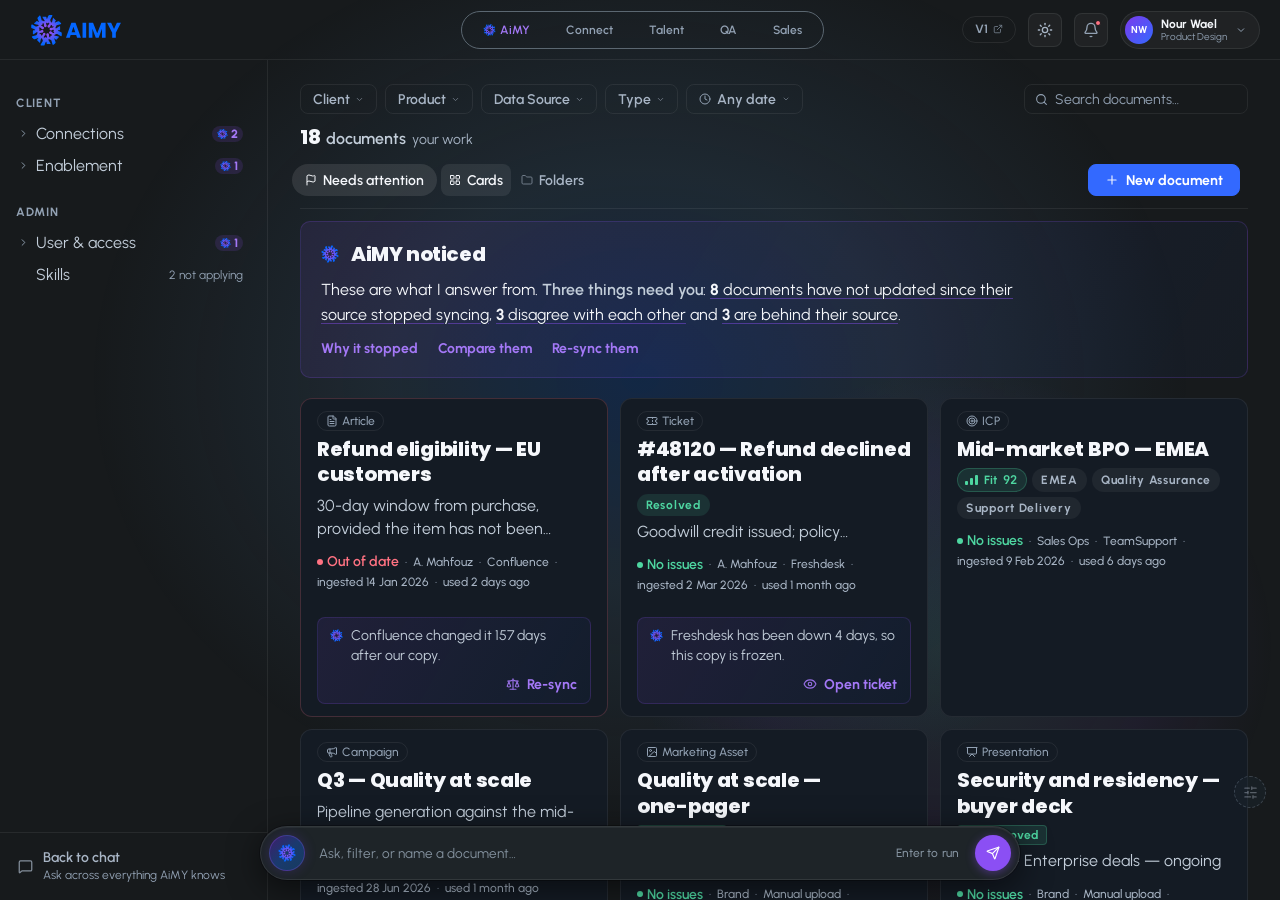
<file: console.html>
<!doctype html>
<html lang="en">
<head>
  <meta charset="UTF-8" />
  <meta name="viewport" content="width=device-width, initial-scale=1.0" />
  <title>AiMY Console</title>

  <link rel="icon" type="image/svg+xml" href="assets/Aimy-full.svg" />
  <link rel="apple-touch-icon" href="assets/Aimy-full.svg" />

  <link rel="preconnect" href="https://fonts.googleapis.com" />
  <link rel="preconnect" href="https://fonts.gstatic.com" crossorigin />
  <link href="https://fonts.googleapis.com/css2?family=Urbanist:ital,wght@0,400;0,500;0,600;0,700;0,800;1,400&family=Poppins:wght@700;800&family=JetBrains+Mono:wght@400;500&display=swap" rel="stylesheet" />

  <link rel="stylesheet" href="assets/aimy-ds.css?v=6" />
  <link rel="stylesheet" href="assets/knowledge.css?v=228" />
  <!-- The settings modules render into this page's stage now, so their
       stylesheet loads with it. Nothing in it paints console markup: every
       rule is namespaced `.set2-`, apart from `kbd` and `.w-lock`, neither of
       which the console renders. -->
  <link rel="stylesheet" href="assets/settings.css?v=443" />

  <script>
    /* Apply saved theme before paint to avoid flash. Default = dark. */
    (function () {
      try {
        var saved = localStorage.getItem('aimy-ds-theme');
        if (saved === 'light') document.documentElement.setAttribute('data-theme', 'light');
      } catch (e) {}
    })();
  </script>
</head>
<body data-page="workbench">

<!-- AiMY logo symbols — inlined per page because external <use href> fails under file://
     Identical to design-system/index.html -->
<svg width="0" height="0" style="position:absolute;overflow:hidden" aria-hidden="true" focusable="false">
  <defs>
    <radialGradient id="aimy-rg" cx="75.72" cy="73.83" fx="75.72" fy="73.83" r="70.54" gradientUnits="userSpaceOnUse">
      <stop offset=".26" stop-color="#8c4ff4"/>
      <stop offset=".36" stop-color="#8250f4"/>
      <stop offset=".51" stop-color="#6954f6"/>
      <stop offset=".7" stop-color="#3f5bf9"/>
      <stop offset=".92" stop-color="#0764fe"/>
      <stop offset=".95" stop-color="#06f"/>
    </radialGradient>
    <symbol id="aimy-logo-small" viewBox="0 0 151.43 147.66">
      <path fill="var(--aimy-mark, url(#aimy-rg))" d="m84.2,6.76c1.09-2.9,3.26-3.67,6.2-3.46,3.04.21,6.12-.04,9.17.09,3.09.13,4.19,1.99,2.72,4.73-2.8,5.23-5.69,10.4-8.64,15.54-.91,1.59-1.31,2.9-.3,4.69,1.09,1.94,1.68,4.16,2.47,6.27.56,1.48,1.14,2.9,3.1,2.84,2.03-.06,2.38-1.54,2.71-3.11,1.1-5.1,2.22-10.19,3.39-15.28.66-2.88,1.64-3.2,3.7-1.18,3.15,3.08,6.22,6.25,9.37,9.33,1.29,1.26,1.36,2.4.1,3.7-1.25,1.29-2.47,2.62-3.66,3.97-.61.69-1.13,1.49-.46,2.42.68.94,1.55.61,2.42.27,4.51-1.8,9.04-3.53,13.53-5.39,1.83-.76,3.32-.47,4.67.87,2.49,2.47,5.04,4.9,7.42,7.47,2.54,2.73,1.91,4.74-1.77,5.82-5.69,1.67-11.39,3.26-17.1,4.85-1.37.38-2.26.89-2.75,2.47-.76,2.47-2.02,4.8-3.1,7.17-.61,1.35-.72,2.59.51,3.68,1.25,1.11,2.44.75,3.68-.05,4.53-2.92,9.07-5.83,13.64-8.69,2.5-1.57,3.33-1.08,3.36,1.91.04,4.22-.08,8.45.05,12.67.07,2.39-.98,3.24-3.21,3.2-1.53-.03-3.06.06-4.59.14-1.02.06-2.06.26-2.2,1.52-.13,1.15.81,1.46,1.65,1.82,4.29,1.85,8.54,3.8,12.88,5.53,2.16.86,3.1,2.23,3.06,4.5-.06,3.33.02,6.65-.04,9.98-.08,3.82-1.88,4.89-5.2,3.07-5.2-2.84-10.38-5.72-15.53-8.66-1.34-.76-2.38-1.03-3.92-.2-2.28,1.22-4.82,1.95-7.26,2.86-1.4.53-2.29,1.38-2.17,3,.13,1.67,1.24,2.19,2.69,2.5,5.27,1.12,10.53,2.27,15.78,3.49,2.92.67,3.16,1.56,1.07,3.69-3.09,3.14-6.26,6.21-9.33,9.38-1.27,1.3-2.36,1.38-3.66.09-1.27-1.27-2.63-2.45-3.98-3.65-.69-.62-1.48-1.14-2.42-.5-.97.66-.64,1.53-.29,2.4,1.76,4.42,3.43,8.88,5.28,13.26.95,2.24.47,3.9-1.24,5.51-2.23,2.09-4.32,4.33-6.51,6.47-3.13,3.06-5.22,2.5-6.45-1.76-1.58-5.52-3.13-11.05-4.64-16.59-.4-1.48-1.02-2.39-2.66-2.9-2.39-.74-4.62-1.97-6.92-3.01-1.43-.65-2.78-.8-3.9.57-1.05,1.29-.54,2.46.25,3.69,2.88,4.45,5.73,8.92,8.55,13.41,1.65,2.62,1.17,3.48-1.98,3.52-4.14.05-8.28-.06-12.41.06-2.47.07-3.33-1.01-3.38-3.37-.04-1.94.39-3.96-.55-5.82-1.74-2.18-2.36-.35-2.92.91-1.76,3.94-3.56,7.87-5.08,11.9-1.11,2.96-2.92,4.25-6.1,4.03-2.77-.2-5.57-.01-8.36-.06-4.27-.07-5.4-1.95-3.37-5.63,2.74-4.95,5.49-9.9,8.31-14.8.9-1.56,1.33-2.86.29-4.67-1.15-2-1.75-4.32-2.56-6.51-.53-1.44-1.25-2.6-3.04-2.53-1.83.08-2.32,1.31-2.64,2.85-1.1,5.18-2.24,10.36-3.44,15.52-.67,2.88-1.65,3.17-3.72,1.13-3.08-3.02-6.08-6.14-9.19-9.14-1.49-1.44-1.54-2.68-.06-4.1,1.1-1.06,2.11-2.22,3.13-3.36.73-.81,1.57-1.72.72-2.83-.76-1-1.8-.44-2.72-.08-4.27,1.69-8.56,3.31-12.78,5.1-2.23.95-3.93.54-5.56-1.18-2.29-2.42-4.75-4.67-7.02-7.1-2.34-2.51-1.78-4.64,1.49-5.62,5.6-1.67,11.22-3.27,16.86-4.79,1.77-.48,2.96-1.11,3.53-3.1.67-2.31,1.91-4.45,2.9-6.66.65-1.44.72-2.79-.65-3.89-1.32-1.05-2.45-.47-3.67.32-4.36,2.84-8.76,5.65-13.17,8.41-2.76,1.73-3.71,1.23-3.74-1.95-.04-4.14.09-8.28-.03-12.41-.06-2.34.89-3.26,3.18-3.21,1.7.04,3.41-.17,5.12-.3.87-.06,1.62-.4,1.76-1.36.15-1-.58-1.41-1.36-1.75-4.37-1.89-8.7-3.87-13.12-5.63-2.25-.9-3.23-2.35-3.19-4.71.06-3.33-.07-6.66.04-9.98.12-3.56,2.07-4.64,5.2-2.93,5.13,2.79,10.23,5.62,15.3,8.52,1.5.86,2.72,1.22,4.44.29,2.12-1.15,4.5-1.81,6.77-2.67,1.47-.55,2.53-1.38,2.37-3.15-.15-1.68-1.35-2.16-2.76-2.46-5.19-1.13-10.37-2.25-15.55-3.44-2.86-.66-3.17-1.67-1.16-3.73,3.02-3.09,6.14-6.07,9.13-9.19,1.44-1.51,2.67-1.53,4.1-.06,1.07,1.09,2.21,2.12,3.36,3.12.8.7,1.66,1.64,2.81.74,1-.78.45-1.8.08-2.71-1.69-4.27-3.3-8.56-5.1-12.78-.97-2.26-.48-3.92,1.19-5.56,2.24-2.2,4.29-4.6,6.51-6.82,2.52-2.52,5.28-1.85,6.29,1.53,1.68,5.69,3.31,11.4,4.86,17.13.42,1.53,1.09,2.38,2.7,2.9,2.47.8,4.79,2.05,7.17,3.11,1.38.61,2.62.55,3.64-.69.98-1.19.61-2.32-.13-3.46-2.82-4.38-5.65-8.75-8.42-13.17-.58-.93-1.69-1.87-.93-3.15.68-1.15,1.94-.76,2.97-.77,4.13-.04,8.27.06,12.4-.03,2.07-.04,2.97.78,2.95,2.84-.01,1.71.14,3.41.26,5.12.07.94.34,1.85,1.47,1.96.98.1,1.41-.63,1.73-1.42,1.76-4.23,3.52-8.46,5.28-12.68Zm-22.36,61.41c-3.34,1.86-6.31,1.33-9.12-1.21-2.13-1.92-4.4-3.7-6.68-5.44-1.37-1.05-5.46-.12-5.88,1.48-.4,1.51,1.45,1.62,2.35,2.26,2.26,1.62,2.42,2.82.44,4.99-1.2,1.31-1.86,2.77-.81,4.36,1.07,1.61,2.68,2.01,4.5,1.25,1.66-.69,3.35-1.31,4.95-2.11,3.35-1.67,6.39-1.47,9.13,1.21,2.48,5.78.4,9.43-5.84,10.19-2.94.36-5.9.59-8.84.99-1.71.24-3.72,3.37-3.04,4.99.74,1.75,2.14.27,3.18.13,2.82-.39,3.74.25,3.89,3.17.09,1.76.6,3.29,2.48,3.69,2.06.43,3.44-.64,4.21-2.52.82-1.99,1.6-4,2.44-5.99,1.06-2.53,2.86-4.12,5.72-4.2,2.6-.07,4.55,1.12,5.68,3.4,1.22,2.48.87,4.87-.94,7.03-1.56,1.86-3.06,3.77-4.61,5.63-2.97,3.57-2.9,4.91.52,8.4.47-.79.92-1.56,1.38-2.32,1.77-2.93,2.86-3.11,5.4-.87,1.35,1.19,2.84,1.7,4.39.59,1.5-1.08,1.78-2.66,1.12-4.34-.89-2.26-1.96-4.45-2.77-6.73-1.32-3.73.56-7.35,4.17-8.3,3.57-.94,7.08,1.37,7.7,5.21.4,2.48.6,5,.8,7.5.41,4.94.97,5.53,5.99,5.97.04.05.08.11.13.14.01,0,.07-.05.11-.08-.09,0-.19,0-.28,0,.48-1.21-.26-2.26-.46-3.37-.48-2.69.29-3.75,2.95-3.8,1.88-.03,3.52-.5,3.93-2.51.45-2.19-.81-3.54-2.79-4.32-2.01-.78-4.01-1.57-5.99-2.42-2.45-1.05-3.89-2.93-3.98-5.6-.08-2.55,1.12-4.54,3.41-5.68,2.38-1.18,4.72-.92,6.82.76,1.9,1.51,3.77,3.05,5.64,4.6,3.87,3.21,4.66,3.2,8.75-.27-1.04-.61-2.07-1.14-3.02-1.79-2.24-1.53-2.4-2.82-.54-4.79,1.28-1.36,2.12-2.83.94-4.56-1.2-1.75-2.96-1.85-4.82-1.09-2.08.86-4.11,1.83-6.22,2.59-3.73,1.35-7.49-.5-8.38-4.02-.96-3.81,1.3-7.23,5.33-7.83,2.48-.37,5-.59,7.51-.78,4.75-.36,5.44-1.05,5.77-6.3-1.15.29-2.24.62-3.35.82-2.62.49-3.71-.35-3.78-3.03-.05-1.89-.52-3.49-2.57-3.85-2.07-.36-3.39.78-4.14,2.67-.83,2.09-1.62,4.2-2.57,6.23-1.68,3.6-5.57,4.91-8.76,3.05-3.36-1.96-4.18-6.1-1.75-9.32,1.57-2.08,3.27-4.06,4.93-6.07,2.94-3.56,2.89-4.57-.43-8.15-.08.02-.2.01-.23.06-.3.44-.6.89-.88,1.35-2.3,3.81-2.75,3.89-6.21,1.3-1.24-.93-2.61-1.34-3.97-.31-1.33,1.02-1.89,2.42-1.26,4.06.84,2.18,1.74,4.33,2.67,6.47,1.16,2.67.88,5.12-1.13,7.24-1.79,1.89-4.12,2.26-6.47,1.44-2.61-.91-3.96-2.91-4.18-5.72-.25-3.13-.61-6.26-1.01-9.38-.24-1.92-3.07-4.03-5.03-3.37-2.01.68-.22,2.24-.11,3.34.27,2.74-.36,3.64-3.35,3.81-1.79.1-3.25.69-3.58,2.6-.31,1.81.57,3.15,2.24,3.88,1.73.76,3.5,1.42,5.24,2.15,5.82,2.41,6.87,6.44,2.99,11.41Z"/>
    </symbol>
    <symbol id="aimy-logo-full" viewBox="0 0 418.18 147.66">
      <g fill="#0366ff">
        <path d="m209.6,97.25h-25.58l-4.1,12.11h-17.48l24.8-68.54h19.33l24.8,68.54h-17.67l-4.1-12.11Zm-4.3-12.89l-8.49-25.09-8.4,25.09h16.89Z"/>
        <path d="m255.58,40.82v68.54h-16.7V40.82h16.7Z"/>
        <path d="m345.31,40.82v68.54h-16.7v-41.1l-15.33,41.1h-13.47l-15.43-41.2v41.2h-16.7V40.82h19.72l19.23,47.45,19.04-47.45h19.63Z"/>
        <path d="m416.1,40.82l-23.73,45.89v22.65h-16.7v-22.65l-23.73-45.89h18.94l13.28,28.71,13.18-28.71h18.75Z"/>
      </g>
      <path fill="var(--aimy-mark, url(#aimy-rg))" d="m81.08,8.02c1.09-2.9,3.26-3.67,6.2-3.46,3.04.21,6.12-.04,9.17.09,3.09.13,4.19,1.99,2.72,4.73-2.8,5.23-5.69,10.4-8.64,15.54-.91,1.59-1.31,2.9-.3,4.69,1.09,1.94,1.68,4.16,2.47,6.27.56,1.48,1.14,2.9,3.1,2.84,2.03-.06,2.38-1.54,2.71-3.11,1.1-5.1,2.22-10.19,3.39-15.28.66-2.88,1.64-3.2,3.7-1.18,3.15,3.08,6.22,6.25,9.37,9.33,1.29,1.26,1.36,2.4.1,3.7-1.25,1.29-2.47,2.62-3.66,3.97-.61.69-1.13,1.49-.46,2.42.68.94,1.55.61,2.42.27,4.51-1.8,9.04-3.53,13.53-5.39,1.83-.76,3.32-.47,4.67.87,2.49,2.47,5.04,4.9,7.42,7.47,2.54,2.73,1.91,4.74-1.77,5.82-5.69,1.67-11.39,3.26-17.1,4.85-1.37.38-2.26.89-2.75,2.47-.76,2.47-2.02,4.8-3.1,7.17-.61,1.35-.72,2.59.51,3.68,1.25,1.11,2.44.75,3.68-.05,4.53-2.92,9.07-5.83,13.64-8.69,2.5-1.57,3.33-1.08,3.36,1.91.04,4.22-.08,8.45.05,12.67.07,2.39-.98,3.24-3.21,3.2-1.53-.03-3.06.06-4.59.14-1.02.06-2.06.26-2.2,1.52-.13,1.15.81,1.46,1.65,1.82,4.29,1.85,8.54,3.8,12.88,5.53,2.16.86,3.1,2.23,3.06,4.5-.06,3.33.02,6.65-.04,9.98-.08,3.82-1.88,4.89-5.2,3.07-5.2-2.84-10.38-5.72-15.53-8.66-1.34-.76-2.38-1.03-3.92-.2-2.28,1.22-4.82,1.95-7.26,2.86-1.4.53-2.29,1.38-2.17,3,.13,1.67,1.24,2.19,2.69,2.5,5.27,1.12,10.53,2.27,15.78,3.49,2.92.67,3.16,1.56,1.07,3.69-3.09,3.14-6.26,6.21-9.33,9.38-1.27,1.3-2.36,1.38-3.66.09-1.27-1.27-2.63-2.45-3.98-3.65-.69-.62-1.48-1.14-2.42-.5-.97.66-.64,1.53-.29,2.4,1.76,4.42,3.43,8.88,5.28,13.26.95,2.24.47,3.9-1.24,5.51-2.23,2.09-4.32,4.33-6.51,6.47-3.13,3.06-5.22,2.5-6.45-1.76-1.58-5.52-3.13-11.05-4.64-16.59-.4-1.48-1.02-2.39-2.66-2.9-2.39-.74-4.62-1.97-6.92-3.01-1.43-.65-2.78-.8-3.9.57-1.05,1.29-.54,2.46.25,3.69,2.88,4.45,5.73,8.92,8.55,13.41,1.65,2.62,1.17,3.48-1.98,3.52-4.14.05-8.28-.06-12.41.06-2.47.07-3.33-1.01-3.38-3.37-.04-1.94.39-3.96-.55-5.82-1.74-2.18-2.36-.35-2.92.91-1.76,3.94-3.56,7.87-5.08,11.9-1.11,2.96-2.92,4.25-6.1,4.03-2.77-.2-5.57-.01-8.36-.06-4.27-.07-5.4-1.95-3.37-5.63,2.74-4.95,5.49-9.9,8.31-14.8.9-1.56,1.33-2.86.29-4.67-1.15-2-1.75-4.32-2.56-6.51-.53-1.44-1.25-2.6-3.04-2.53-1.83.08-2.32,1.31-2.64,2.85-1.1,5.18-2.24,10.36-3.44,15.52-.67,2.88-1.65,3.17-3.72,1.13-3.08-3.02-6.08-6.14-9.19-9.14-1.49-1.44-1.54-2.68-.06-4.1,1.1-1.06,2.11-2.22,3.13-3.36.73-.81,1.57-1.72.72-2.83-.76-1-1.8-.44-2.72-.08-4.27,1.69-8.56,3.31-12.78,5.1-2.23.95-3.93.54-5.56-1.18-2.29-2.42-4.75-4.67-7.02-7.1-2.34-2.51-1.78-4.64,1.49-5.62,5.6-1.67,11.22-3.27,16.86-4.79,1.77-.48,2.96-1.11,3.53-3.1.67-2.31,1.91-4.45,2.9-6.66.65-1.44.72-2.79-.65-3.89-1.32-1.05-2.45-.47-3.67.32-4.36,2.84-8.76,5.65-13.17,8.41-2.76,1.73-3.71,1.23-3.74-1.95-.04-4.14.09-8.28-.03-12.41-.06-2.34.89-3.26,3.18-3.21,1.7.04,3.41-.17,5.12-.3.87-.06,1.62-.4,1.76-1.36.15-1-.58-1.41-1.36-1.75-4.37-1.89-8.7-3.87-13.12-5.63-2.25-.9-3.23-2.35-3.19-4.71.06-3.33-.07-6.66.04-9.98.12-3.56,2.07-4.64,5.2-2.93,5.13,2.79,10.23,5.62,15.3,8.52,1.5.86,2.72,1.22,4.44.29,2.12-1.15,4.5-1.81,6.77-2.67,1.47-.55,2.53-1.38,2.37-3.15-.15-1.68-1.35-2.16-2.76-2.46-5.19-1.13-10.37-2.25-15.55-3.44-2.86-.66-3.17-1.67-1.16-3.73,3.02-3.09,6.14-6.07,9.13-9.19,1.44-1.51,2.67-1.53,4.1-.06,1.07,1.09,2.21,2.12,3.36,3.12.8.7,1.66,1.64,2.81.74,1-.78.45-1.8.08-2.71-1.69-4.27-3.3-8.56-5.1-12.78-.97-2.26-.48-3.92,1.19-5.56,2.24-2.2,4.29-4.6,6.51-6.82,2.52-2.52,5.28-1.85,6.29,1.53,1.68,5.69,3.31,11.4,4.86,17.13.42,1.53,1.09,2.38,2.7,2.9,2.47.8,4.79,2.05,7.17,3.11,1.38.61,2.62.55,3.64-.69.98-1.19.61-2.32-.13-3.46-2.82-4.38-5.65-8.75-8.42-13.17-.58-.93-1.69-1.87-.93-3.15.68-1.15,1.94-.76,2.97-.77,4.13-.04,8.27.06,12.4-.03,2.07-.04,2.97.78,2.95,2.84-.01,1.71.14,3.41.26,5.12.07.94.34,1.85,1.47,1.96.98.1,1.41-.63,1.73-1.42,1.76-4.23,3.52-8.46,5.28-12.68Zm-22.36,61.41c-3.34,1.86-6.31,1.33-9.12-1.21-2.13-1.92-4.4-3.7-6.68-5.44-1.37-1.05-5.46-.12-5.88,1.48-.4,1.51,1.45,1.62,2.35,2.26,2.26,1.62,2.42,2.82.44,4.99-1.2,1.31-1.86,2.77-.81,4.36,1.07,1.61,2.68,2.01,4.5,1.25,1.66-.69,3.35-1.31,4.95-2.11,3.35-1.67,6.39-1.47,9.13,1.21,2.48,5.78.4,9.43-5.84,10.19-2.94.36-5.9.59-8.84.99-1.71.24-3.72,3.37-3.04,4.99.74,1.75,2.14.27,3.18.13,2.82-.39,3.74.25,3.89,3.17.09,1.76.6,3.29,2.48,3.69,2.06.43,3.44-.64,4.21-2.52.82-1.99,1.6-4,2.44-5.99,1.06-2.53,2.86-4.12,5.72-4.2,2.6-.07,4.55,1.12,5.68,3.4,1.22,2.48.87,4.87-.94,7.03-1.56,1.86-3.06,3.77-4.61,5.63-2.97,3.57-2.9,4.91.52,8.4.47-.79.92-1.56,1.38-2.32,1.77-2.93,2.86-3.11,5.4-.87,1.35,1.19,2.84,1.7,4.39.59,1.5-1.08,1.78-2.66,1.12-4.34-.89-2.26-1.96-4.45-2.77-6.73-1.32-3.73.56-7.35,4.17-8.3,3.57-.94,7.08,1.37,7.7,5.21.4,2.48.6,5,.8,7.5.41,4.94.97,5.53,5.99,5.97.04.05.08.11.13.14.01,0,.07-.05.11-.08-.09,0-.19,0-.28,0,.48-1.21-.26-2.26-.46-3.37-.48-2.69.29-3.75,2.95-3.8,1.88-.03,3.52-.5,3.93-2.51.45-2.19-.81-3.54-2.79-4.32-2.01-.78-4.01-1.57-5.99-2.42-2.45-1.05-3.89-2.93-3.98-5.6-.08-2.55,1.12-4.54,3.41-5.68,2.38-1.18,4.72-.92,6.82.76,1.9,1.51,3.77,3.05,5.64,4.6,3.87,3.21,4.66,3.2,8.75-.27-1.04-.61-2.07-1.14-3.02-1.79-2.24-1.53-2.4-2.82-.54-4.79,1.28-1.36,2.12-2.83.94-4.56-1.2-1.75-2.96-1.85-4.82-1.09-2.08.86-4.11,1.83-6.22,2.59-3.73,1.35-7.49-.5-8.38-4.02-.96-3.81,1.3-7.23,5.33-7.83,2.48-.37,5-.59,7.51-.78,4.75-.36,5.44-1.05,5.77-6.3-1.15.29-2.24.62-3.35.82-2.62.49-3.71-.35-3.78-3.03-.05-1.89-.52-3.49-2.57-3.85-2.07-.36-3.39.78-4.14,2.67-.83,2.09-1.62,4.2-2.57,6.23-1.68,3.6-5.57,4.91-8.76,3.05-3.36-1.96-4.18-6.1-1.75-9.32,1.57-2.08,3.27-4.06,4.93-6.07,2.94-3.56,2.89-4.57-.43-8.15-.08.02-.2.01-.23.06-.3.44-.6.89-.88,1.35-2.3,3.81-2.75,3.89-6.21,1.3-1.24-.93-2.61-1.34-3.97-.31-1.33,1.02-1.89,2.42-1.26,4.06.84,2.18,1.74,4.33,2.67,6.47,1.16,2.67.88,5.12-1.13,7.24-1.79,1.89-4.12,2.26-6.47,1.44-2.61-.91-3.96-2.91-4.18-5.72-.25-3.13-.61-6.26-1.01-9.38-.24-1.92-3.07-4.03-5.03-3.37-2.01.68-.22,2.24-.11,3.34.27,2.74-.36,3.64-3.35,3.81-1.79.1-3.25.69-3.58,2.6-.31,1.81.57,3.15,2.24,3.88,1.73.76,3.5,1.42,5.24,2.15,5.82,2.41,6.87,6.44,2.99,11.41Z"/>
    </symbol>
  </defs>
</svg>

<div id="appEllipse" aria-hidden="true"></div>

<!-- ══════════════════════════════════════════════
     TOPNAV — shared ecosystem chrome
══════════════════════════════════════════════ -->
<div class="app-topnav">
  <div class="topnav-logo">
    <!-- Opens the briefing. Only exists below 1040px, where the rail is a
         drawer rather than a column; above that it would offer to reveal
         something already on screen. Inside .topnav-logo, not beside it: the
         topnav is three flex regions with the tab strip centred between the
         flanks, and a fourth sibling would move that centre. -->
    <button class="rail-toggle" id="railToggle" type="button"
            aria-expanded="false" aria-controls="appSidebar"
            aria-label="Open the briefing" title="Briefing">
      <svg viewBox="0 0 24 24" aria-hidden="true" stroke-linecap="round" stroke-linejoin="round">
        <rect width="18" height="18" x="3" y="3" rx="2"/><path d="M9 3v18"/></svg>
    </button>
    <div class="topnav-logo-mark">
      <svg width="140" height="43" viewBox="0 0 418.18 147.66" aria-label="AiMY"><use href="#aimy-logo-full"/></svg>
    </div>
  </div>

  <div class="topnav-tabs">
    <!-- ══ THE PRODUCT STRIP ═══════════════════════════════════════════
         AiMY is first and it is the only tab with a CHAT GATE behind it. The
         other four are consoles: workbenches with the canvas inside them,
         entered without passing a gate. That asymmetry is the reason the tab
         order is what it is, and the reason a conversation's subtitle names
         the tab it was held under.

         `aria-current="page"` appears on exactly ONE of the three shells --
         whichever page you are actually on. It used to sit on all three,
         including settings.html where the element is a link pointing AWAY
         from the current page: a control announcing "you are here" while
         navigating elsewhere. `active` carries the product context; only
         `aria-current` claims the page. -->
    <div class="topnav-tabs-inner" role="navigation" aria-label="AiMY products">
        <a class="topnav-tab active" href="index.html">
          <svg width="18" height="20" viewBox="0 0 18 20"><use href="#aimy-logo-small"/></svg>
          AiMY
        </a>
        <button class="topnav-tab" type="button">Connect</button>
        <button class="topnav-tab" type="button">Talent</button>
        <a class="topnav-tab" href="https://aimyqa.nour-ali.workers.dev/">QA</a>
        <a class="topnav-tab" href="https://aimy-sales.nour-ali.workers.dev/">Sales</a>
    </div>
  </div>

  <div class="topnav-right">
    <!-- V1 opens in a new tab so the two builds can be compared side by side.
         One link, not a segmented pair: you are on V2, so the only thing worth
         offering is the way out. The href is the placeholder — one value to
         change, and the only thing here that is not already wired. -->
    <a class="ver-link" href="#" target="_blank" rel="noopener noreferrer"
       title="Open V1 in a new tab">
      V1
      <svg class="ver-link-ico" viewBox="0 0 24 24" fill="none" stroke="currentColor"
           stroke-width="2" stroke-linecap="round" stroke-linejoin="round" aria-hidden="true">
        <path d="M15 3h6v6"/><path d="M10 14 21 3"/><path d="M18 13v6a2 2 0 0 1-2 2H5a2 2 0 0 1-2-2V8a2 2 0 0 1 2-2h6"/></svg>
    </a>

    <button class="ds-theme-toggle" id="ds-theme-toggle" type="button" aria-label="Toggle light / dark theme" title="Toggle theme">
      <svg class="icon-sun" viewBox="0 0 24 24" fill="none" stroke="currentColor" stroke-width="2" stroke-linecap="round">
        <circle cx="12" cy="12" r="4"/><path d="M12 2v2"/><path d="M12 20v2"/><path d="m4.93 4.93 1.41 1.41"/><path d="m17.66 17.66 1.41 1.41"/><path d="M2 12h2"/><path d="M20 12h2"/><path d="m6.34 17.66-1.41 1.41"/><path d="m19.07 4.93-1.41 1.41"/></svg>
      <svg class="icon-moon" viewBox="0 0 24 24" fill="none" stroke="currentColor" stroke-width="2" stroke-linecap="round" stroke-linejoin="round">
        <path d="M20.985 12.486a9 9 0 1 1-9.473-9.472c.405-.022.617.46.402.803a6 6 0 0 0 8.268 8.268c.344-.215.825-.004.803.401"/></svg>
    </button>

    <!-- Notifications. This was an inert <div> carrying a hard-coded "3" and a
         red dot nothing could clear — a count that is always three is not a
         count. It is a real button now, and what it opens is the queue of what
         is still waiting on a person, derived from the corpus. Every row ends
         in the canvas rather than in a dead end. -->
    <div class="ntf-anchor">
      <button class="topnav-bell" id="ntfBell" type="button"
              aria-haspopup="dialog" aria-expanded="false" aria-controls="ntfPanel"
              aria-label="Notifications">
        <svg viewBox="0 0 24 24" aria-hidden="true"><path d="M10.268 21a2 2 0 0 0 3.464 0"/><path d="M3.262 15.326A1 1 0 0 0 4 17h16a1 1 0 0 0 .74-1.673C19.41 13.956 18 12.499 18 8A6 6 0 0 0 6 8c0 4.499-1.411 5.956-2.738 7.326"/></svg>
        <span class="bell-dot" id="ntfDot" hidden></span>
      </button>
      <div class="ntf-panel" id="ntfPanel" hidden role="dialog" aria-label="Needs you">
        <div class="ntf-head">
          <b>Needs you</b>
          <span class="ntf-count" id="ntfCount" hidden>0</span>
          <button class="ntf-clear" id="ntfClear" type="button">Mark all read</button>
        </div>
        <ul class="ntf-list" id="ntfList"></ul>
        <div class="ntf-foot">
          <button class="ntf-foot-btn" id="ntfAskAll" type="button">Ask AiMY what to do first</button>
        </div>
      </div>
    </div>

    <!-- The pill carried a chevron and `role="button" tabindex="0"` with nothing
         wired to it — focusable, announced as a button, and inert on activation,
         which is worse than a plain <div> because it promises a menu that never
         arrives. It is a real <button> now, and the chevron is true.

         Anchored the same way the bell is: a zero-width `position: relative`
         wrapper, so the panel hangs off the pill without widening the topnav.
         The right cluster collides at 1114px and there is ~460px of slack at the
         1536 reference, but only because nothing here is a new flex item. -->
    <div class="user-anchor">
      <button class="topnav-user" id="userPill" type="button"
              aria-haspopup="menu" aria-expanded="false" aria-controls="userMenu">
        <span class="topnav-avatar" id="userAvatar">NW</span>
        <span class="topnav-user-info">
          <span class="topnav-user-name" id="userName">Nour Wael</span>
          <span class="topnav-user-role" id="userRole">Product Design</span>
        </span>
        <svg viewBox="0 0 24 24" fill="none" stroke="currentColor" stroke-width="2" aria-hidden="true"><path d="m6 9 6 6 6-6"/></svg>
      </button>
      <!-- ══ IDENTITY ONLY ═══════════════════════════════════════════════
           This carried four deep links into settings modules plus "All
           settings" -- a second copy of the settings IA, duplicated verbatim
           across three files, that went stale the moment a module was renamed
           because nothing pointed at it from the page it described. Two of
           those four modules no longer exist under those names.

           What belongs under a name and a face is WHO YOU ARE. One Settings
           item; search inside settings does what the shortcuts were for. -->
      <div class="menu user-menu" id="userMenu" role="menu" aria-label="Account" hidden>
        <div class="menu-label">Signed in as Nour Wael</div>
        <!-- Settings left this menu. A dropdown under a face is where you put
             things you need to FIND once; settings is used, and what is used
             belongs on the rail. It is two rows down and to the left. -->
        <button class="menu-item" role="menuitem" type="button">Viewing as&hellip;</button>
        <div class="menu-sep"></div>
        <!-- The way back to the gate. Without it the Console is a one-way
             door: chat routes here from two places and nothing routed back,
             which leaves the browser button as the only exit. -->
        <a class="menu-item" role="menuitem" href="index.html">Back to chat</a>
        <div class="menu-sep"></div>
        <button class="menu-item" role="menuitem" type="button">Sign out</button>
      </div>
    </div>
  </div>
</div>

<div class="app-body">

  <!-- ══════════════════════════════════════════════
       SIDEBAR — the briefing. Not chat history, and not navigation.

       The IA is one item, so there is nothing to navigate to. What the rail
       carries instead is the briefing: who you are, what is yours, what needs
       you, and where you left off. Every item in it is a FILTER LINK — it sets
       the surface's state rather than going somewhere else. That is what lets
       the briefing and the filters speak one language, and it is why four
       pages could collapse into one.

       Doctrine §2.1 — brief before conversation — still holds: the briefing
       lands first and earns attention. It moved from a page to a persistent
       rail. Declared as a deviation in README.md rather than smuggled through.
  ══════════════════════════════════════════════ -->
  <nav class="app-sidebar" id="appSidebar" aria-label="Briefing" tabindex="-1">
    <div class="brief" id="brief"></div>

    <!-- ══ THE WAY BACK ══════════════════════════════════════════════════
         The chat is the front door and this is the workbench behind it, so
         there has to be a door back that is not the browser button. The
         account menu carries one, but two clicks inside a dropdown is where
         you put a thing people should be able to find, not a thing they use.

         Foot of the rail, mirroring where the gate keeps its Console link, so
         the two surfaces point at each other from the same corner. Outside
         `#brief` because `renderBrief` owns that element's innerHTML and would
         paint over anything left inside it. -->
    <div class="brief-rail-foot">
      <a class="rail-back" href="index.html">
        <svg viewBox="0 0 24 24" fill="none" stroke="currentColor" stroke-width="2"
             stroke-linecap="round" stroke-linejoin="round" aria-hidden="true" width="15" height="15">
          <path d="M22 17a2 2 0 0 1-2 2H6.828a2 2 0 0 0-1.414.586l-2.202 2.202A.71.71 0 0 1 2 21.286V5a2 2 0 0 1 2-2h16a2 2 0 0 1 2 2z"/></svg>
        <span class="rail-back-lines">
          <span class="rail-back-name">Back to chat</span>
          <span class="rail-back-sub">Ask across everything AiMY knows</span>
        </span>
      </a>
    </div>
  </nav>

  <!-- Dismiss surface for the drawer. Sibling of the rail so the two share one
       stacking context and their z-indexes mean something relative to each
       other. Inert and out of the tree until the drawer opens. -->
  <div class="rail-scrim" id="railScrim"></div>

  <!-- ══════════════════════════════════════════════
       MAIN — filters → grid → viewer → editor, all in place
  ══════════════════════════════════════════════ -->
  <main class="app-main">
    <div class="page-scroll" id="pageScroll">
      <div class="page-inner">

      <!-- The filters, visible. Chat sets these same controls, so what AiMY
           understood is shown by the controls lighting up rather than said in
           prose underneath them. -->
      <div id="filterBar"></div>

      <!-- Only for what a dropdown cannot say: several values on one axis,
           free text, an answer's document set, a custom property. -->
      <div id="chipBar"></div>

      <!-- The surface: always the grid. Documents open over it, never instead
           of it. -->
      <div id="wbStage"></div>

      </div>
    </div>

    <!-- ══ The settings sheet. Same overlay pattern as a document, because it
         is the same kind of thing: something you open over the work, act on,
         and close. `?settings=source:confluence` — addressable, so a setting
         can be linked to like everything else here. ══ -->
    <div class="doc-overlay" id="setOverlay" role="dialog" aria-modal="true" aria-label="Settings" hidden>
      <div class="doc-sheet is-settings" id="setSheet"></div>
    </div>

    <!-- ══ The input. Not a chat box — it drives the page. Four routes.
         Fixed and centred on the WINDOW, not on the main column. ══ -->
    <div class="aimy-float-wrap" id="aimyFloatWrap">
      <!-- The row that teaches the input what it takes.

           Nine filters left the filter row because the input already speaks
           them, and a filter you can only reach by knowing the word is not a
           filter. Every chip here is a word the lexicon understands, so
           clicking one and typing it do the same thing — which is the whole
           lesson: these are examples, not the list.

           `trust=expired` and `trust=due` stood here and did nothing. `trust`
           is not a filter key, so addFilter fell through to its else branch,
           serialize never wrote it and the chip changed nothing. Same defect as
           the Work state dropdown that left the row. -->
      <div class="filter-tray" id="floatFilterTray">
        <div class="filter-tray-inner">
          <button class="filter-chip" data-quick="status=conflicting">Conflicting</button>
          <button class="filter-chip" data-quick="status=unowned">Unowned</button>
          <button class="filter-chip" data-quick="status=outdated">Out of date</button>
          <button class="filter-chip" data-quick="mine=1">Mine</button>
        </div>
      </div>

      <div class="aimy-float-bar" id="aimyFloatBar">
        <!-- Also the way back. Opening a document closes the canvas, and this
             mark reopens the same thread — it already carries the unread count,
             so it is already the thing on screen that means AiMY has something
             for you. -->
        <button class="aimy-float-icon" id="canvasOpen" type="button" aria-label="Open the AiMY canvas">
          <!-- Counts what AiMY did while you were reading something else. The
               canvas collects rather than interrupts, so this is how the record
               announces itself. -->
          <span class="float-badge" hidden aria-label="unread in the canvas">0</span>
          <svg width="18" height="20" viewBox="0 0 18 20"><use href="#aimy-logo-small"/></svg>
        </button>
        <input class="aimy-float-input" id="floatInput" type="text"
               placeholder="Ask, filter, or name a document…"
               autocomplete="off" spellcheck="false" aria-label="Drive the surface" />
        <span class="aimy-float-hint">Enter to run</span>
        <button class="aimy-float-send" id="floatSend" aria-label="Run">
          <svg class="send-icon" viewBox="0 0 24 24" width="14" height="14" fill="none" stroke="currentColor" stroke-width="2" stroke-linecap="round" stroke-linejoin="round" aria-hidden="true"><path d="M14.536 21.686a.5.5 0 0 0 .937-.024l6.5-19a.496.496 0 0 0-.635-.635l-19 6.5a.5.5 0 0 0-.024.937l7.93 3.18a2 2 0 0 1 1.112 1.11z"/><path d="m21.854 2.147-10.94 10.939"/></svg>
          <div class="think-spinner"></div>
        </button>
      </div>
    </div>

    <!-- ══ Canvas overlay — opens for questions and generative work only.
         Not for filtering, not for opening a known document, not for writes. ══ -->
    <div class="aimy-overlay" id="aimyOverlay" role="dialog" aria-label="AiMY Canvas">

      <!-- ══ THE CONVERSATIONS COLUMN ══════════════════════════════════════
           A log of conversations is not navigation, which is why it is not in
           the app sidebar — that rail is the briefing and says so in as many
           words. It is navigation INSIDE a conversation, which is what this
           column is and where it belongs.

           Empty here and painted by `paintChats`: every row is a thread that
           only exists at runtime. Ported from AiMY Sales, the one product in
           the ecosystem that had it; the deviation is declared in README.md.
      ══════════════════════════════════════════════════════════════════ -->
      <aside class="overlay-chats" id="overlayChats" aria-label="Conversations"></aside>

      <div class="overlay-main">
        <!-- Below 900px the conversations column is a drawer rather than a
             fixed rail, for the same reason the briefing is: the thread needs
             the width, and deleting the list is not the same as ranking it
             second. -->
        <button class="ov-chats-toggle" id="ovChatsToggle" type="button"
                aria-expanded="false" aria-controls="overlayChats"
                aria-label="Conversations" title="Conversations">
          <svg viewBox="0 0 24 24" aria-hidden="true" stroke-linecap="round">
            <path d="M4 5h16"/><path d="M4 12h16"/><path d="M4 19h16"/></svg>
        </button>
        <div class="overlay-badge">
          <svg width="11" height="11" viewBox="0 0 18 20"><use href="#aimy-logo-small"/></svg>
          AiMY Canvas
        </div>
        <button class="overlay-close" data-overlay-close aria-label="Close canvas">
          <svg viewBox="0 0 24 24" fill="none" stroke="currentColor" stroke-width="2" stroke-linecap="round" stroke-linejoin="round">
            <path d="M18 6 6 18"/><path d="m6 6 12 12"/>
          </svg>
        </button>

        <!-- The canvas shows its basis without being asked (§4, Level 5).
             Absolutely positioned, so revealing it never shifts the thread. -->
        <div class="overlay-context-bar" id="overlayContextBar">
          <span class="overlay-context-label">Based on</span>
          <div class="overlay-context-tags" id="overlayContextTags"></div>
        </div>

        <!-- The openers are drawn by `paintThread` now, not written here. Static
             markup could only ever be hidden, never brought back — and a thread you
             switch away from and return to empty has to show them again. A thing
             that should come back has to be rendered, not hidden. -->
        <div class="overlay-thread" id="overlayThread" aria-live="polite"></div>

        <div class="overlay-input-wrap">
          <div class="overlay-input-bar">
            <div class="aimy-float-icon">
              <svg width="16" height="18" viewBox="0 0 18 20"><use href="#aimy-logo-small"/></svg>
            </div>
            <textarea class="overlay-input" id="overlayInput" placeholder="Ask AiMY anything…" rows="1"
                      spellcheck="false" autocomplete="off" data-submit-on-enter aria-label="Ask AiMY"></textarea>
            <button class="overlay-send" id="overlaySend" aria-label="Send">
              <svg viewBox="0 0 24 24" width="14" height="14" fill="none" stroke="currentColor" stroke-width="2" stroke-linecap="round" stroke-linejoin="round" aria-hidden="true"><path d="M14.536 21.686a.5.5 0 0 0 .937-.024l6.5-19a.496.496 0 0 0-.635-.635l-19 6.5a.5.5 0 0 0-.024.937l7.93 3.18a2 2 0 0 1 1.112 1.11z"/><path d="m21.854 2.147-10.94 10.939"/></svg>
            </button>
          </div>
        </div>
      </div><!-- /.overlay-main -->
    </div>
  </main>
</div>

<!-- Drop a file anywhere on the workbench. Covers the whole window, because
     asking someone to aim at a target is the thing drag and drop exists to avoid. -->
<div class="drop-layer" id="dropLayer" hidden aria-hidden="true">
  <div class="drop-card">
    <svg viewBox="0 0 24 24" width="26" height="26" fill="none" stroke="currentColor" stroke-width="2"
         stroke-linecap="round" stroke-linejoin="round"><path d="M12 3v12"/><path d="m17 8-5-5-5 5"/><path d="M21 15v4a2 2 0 0 1-2 2H5a2 2 0 0 1-2-2v-4"/></svg>
    <span class="drop-title">Drop to add to the corpus</span>
    <span class="drop-sub">A draft per file, owned by you. Nothing goes live until you say so.</span>
  </div>
</div>

<!-- Commit surfaces and toasts mount here -->
<!-- The peek: one panel, anchored by script to whatever entity was
     clicked. Lives at the body so it can be anchored to anything. -->
<div class="peek" id="peek" role="dialog" aria-label="About this" hidden></div>

<div id="commitHost"></div>
<div id="toastHost"></div>

<!-- Where the settings modals mount: the dry run, the typed-count deletions,
     the new-skill sheet, the file upload, adding people. It lives at the body
     for the same reason the peek does — a dialog anchored inside the scroll
     port inherits that port's clipping and its stacking context, and neither
     is something a modal should be subject to.

     This was missing when settings moved off its own page, and nothing said
     so: `paintModal` writes into `$('#setModal')`, which was null, so every
     modal in the file failed silently on a host that was never there. -->
<div id="setModal"></div>

<!-- ══════════════════════════════════════════════
     PROTOTYPE CONTROLS — not product UI.

     Collapsed to an icon in the bottom-right corner, expanding upward on click.
     Fixed, so it can never push anything; lifted above the input band on the
     widths where the two would otherwise overlap, because the bottom-centre
     band belongs to the input and the toast and a dev tool does not get to
     take it.

     Its contents are rendered from the live corpus rather than hard-coded, so
     every link resolves to a document that really is in that state — which is
     the point of it at this stage: reaching a superseded document with nothing
     linked, or a source that is down, should be one click and not a hunt.
══════════════════════════════════════════════ -->
<div class="proto" id="proto">
  <div class="proto-panel" id="protoPanel" hidden></div>
  <button class="proto-toggle" id="protoToggle" type="button"
          aria-expanded="false" aria-controls="protoPanel"
          aria-label="Prototype controls" title="Prototype controls">
    <svg viewBox="0 0 24 24" fill="none" stroke="currentColor" stroke-width="2" stroke-linecap="round">
      <path d="M10 5H3"/><path d="M12 19H3"/><path d="M14 3v4"/><path d="M16 17v4"/><path d="M21 12h-9"/><path d="M21 19h-5"/><path d="M21 5h-7"/><path d="M8 10v4"/><path d="M8 12H3"/></svg>
  </button>
</div>


<script src="assets/aimy-ds.js"></script>
<!-- BEFORE knowledge.js, the way chat.js loads before it on the gate. Two
     reasons, both about order: this file registers its Escape handler at parse
     time and the settings modal is the shallowest layer on the page, so it has
     to answer first; and knowledge.js hands it `patch` and `readURL` from
     inside its own `init`, which waits for DOMContentLoaded either way. -->
<script src="assets/settings.js?v=445"></script>
<script src="assets/knowledge.js?v=349"></script>
</body>
</html>
</file>
<file: assets/aimy-ds.css>
/* ═══════════════════════════════════════════════════════════════════════
   aimy-ds.css — AiMY Design System, product-consumable layer
   ───────────────────────────────────────────────────────────────────────
   EXTRACTED, NOT AUTHORED. Source: design-system/index.html <style> block
   at commit fef41de. Do not edit this file to change a component — edit
   the design system and re-extract, or the product forks the system.

   Kept   tokens · light-theme overrides · base · every component section,
          including the .ds-prefixed components (.ds-tabs, .ds-switch,
          .ds-choice, .ds-range, .ds-progress, .ds-field, .ds-textarea,
          .ds-kbd, .ds-divider), the AiMY Canvas, the Doctrine Primitives
          and the Knowledge v2 Primitives, plus the reduced-motion block.
   Dropped documentation-site chrome only — .ds-topbar / .ds-shell /
          .ds-sidebar / .ds-main / .ds-section / .ds-hero / .ds-h1-3 /
          .ds-desc / .ds-code / .ds-table / .ds-callout / .ds-preview /
          .demo-row / .surface-card, the copy-UI and swatch blocks,
          #ds-toast, and the quick-find modal (#qf-*).
   Moved  .ds-theme-toggle → knowledge.css (product chrome).

   NOTE the drop list is by CSS banner section, never by ".ds-" prefix:
   nine real components carry that prefix and a prefix strip deletes them.

   Source line ranges kept, for drift checking against fef41de:
     11-239 · 254-387 · 668-1104 · 1196-1695 · 1810-3668
   ═══════════════════════════════════════════════════════════════════════ */

    *, *::before, *::after { box-sizing: border-box; margin: 0; padding: 0; }

    /* ═══════════════════════════════════════════════
       DESIGN TOKENS — single source of truth
       All surfaces import these exact values
    ═══════════════════════════════════════════════ */
    :root {
      /* ── AI Brand Gradient ── */
      --ai: linear-gradient(104deg, #0066ff 0%, #61adf1 47%, #45d3e6 100%);

      /* ── Dark Scale (navy-tinted) ── */
      --d950: #080b10;
      --d900: #0d1117;
      --d850: #141b24;
      --d800: #1c2630;
      --d750: #233040;
      --d700: #2e3d50;
      --d600: #8091a5;
      --d500: #8394a8;
      --d400: #93a2b4;
      --d300: #a8b5c5;
      --d200: #c3ceda;
      --d100: #dee5ed;
      --d50:  #f5f7fb;

      /* ── Brand / Primary ── */
      --brand:        #3369ff;
      --brand-rgb:    51,105,255;
      --brand-hover:  #4a7bff;   /* dark lifts on hover. Upstream shipped var(--brand-hover), a cycle -> invalid */
      --brand-dim:    rgba(51,105,255,0.15);
      --brand-glow:   rgba(51,105,255,0.25);

      /* ── QA Product Accent (placeholder, replace with Figma magenta) ── */
      --qa-accent:     #8b4ff4;
      --qa-accent-rgb: 139,79,244;
      --qa-accent-dim: rgba(139,79,244,0.15);
      --qa-accent-glow:rgba(139,79,244,0.25);

      /* ── Secondary Accents ── */
      --cyan:        #45d3e6;
      --cyan-rgb:    69,211,230;
      --cyan-bg:     rgba(69,211,230,0.12);
      --cyan-border: rgba(69,211,230,0.30);
      --teal:        var(--cyan);      /* compatibility alias */
      --teal-dim:    var(--cyan-bg);   /* compatibility alias */
      --purple:      #8b4ff4;

      /* ── Semantic Status ── */
      --ok:          #4ed6a1;
      --ok-rgb:      78,214,161;
      --ok-bg:       rgba(78,214,161,0.12);
      --ok-border:   rgba(78,214,161,0.30);
      --ok-glow:     rgba(78,214,161,0.20);
      --warn:        #f7c95c;
      --warn-rgb:    247,201,92;
      --warn-bg:     rgba(247,201,92,0.13);
      --warn-border: rgba(247,201,92,0.32);
      --err:         #ff7282;
      --err-rgb:     255,114,130;
      --err-bg:      rgba(255,114,130,0.12);
      --err-border:  rgba(255,114,130,0.30);
      --err-glow:    rgba(255,114,130,0.20);
      --info:        #7ea7ff;
      --info-rgb:    126,167,255;
      --info-bg:     rgba(126,167,255,0.12);
      --info-border: rgba(126,167,255,0.28);
      --text-on-status: #0d1117;

      /* ── Surface Tokens ── */
      --body-bg:          #0f1215;
      --card-bg:          #141b24;
      --card-bg-raised:   #1c2630;
      --card-border:      var(--w07);
      --card-border-hover:var(--w14);
      --card-border-focus:rgba(51,105,255,0.4);
      --panel-bg:         rgba(13,17,22,0.95);

      /* ── Overlay / Glass ── */
      --glass-bg:     rgba(20,27,36,0.85);
      --glass-border: var(--w08);

      /* ── Gradients ── */
      --grad-avatar: linear-gradient(135deg,#7c3aed,#3369ff);
      --grad-ellipse-1: radial-gradient(ellipse at 30% 50%, rgba(0,102,255,0.18) 0%, rgba(97,173,241,0.1) 28%, transparent 60%);
      --grad-ellipse-2: radial-gradient(ellipse at 75% 70%, rgba(69,211,230,0.1) 0%, rgba(139,79,244,0.07) 38%, transparent 60%);

      /* ── Layout ── */
      --topbar-height: 60px;
      --sidebar-width: 240px;

      /* ── Border Radius ── */
      --r-xs:  4px;
      --r-sm:  6px;
      --r-md:  8px;
      --r-lg:  10px;
      --r-xl:  12px;
      --r-2xl: 16px;
      --r-pill:9999px;

      /* ── Spacing (4px base) ── */
      --sp-1:  4px;
      --sp-2:  8px;
      --sp-3:  12px;
      --sp-4:  16px;
      --sp-5:  20px;
      --sp-6:  24px;
      --sp-8:  32px;
      --sp-10: 40px;
      --sp-12: 48px;
      --sp-15: 60px;

      /* ── Typography ── */
      --font-sans:    "Urbanist", system-ui, sans-serif;  /* primary / body */
      --font-display: "Poppins", system-ui, sans-serif;   /* pairing / headings */
      --font-mono: "JetBrains Mono", monospace;

      /* ── Motion ── */
      --t-fast: 150ms;
      --t-base: 200ms;
      --t-slow: 300ms;
      --ease-out:    cubic-bezier(0.22,1,0.36,1);
      --ease-spring: cubic-bezier(0.34,1.56,0.64,1);

      /* ── Shadow / Elevation ── */
      --shadow-sm: 0 1px 3px rgba(0,0,0,0.3);
      --shadow-md: 0 4px 16px rgba(0,0,0,0.35);
      --shadow-lg: 0 8px 32px rgba(0,0,0,0.4);
      --shadow-xl: 0 16px 48px rgba(0,0,0,0.5);

      --err-strong: #ff5268;

      /* Typography colors use named roles instead of ad-hoc ramp choices. */
      --text-strong:      #f5f7fb;
      --text-primary:     #dee5ed;
      --text-secondary:   #c3ceda;
      --text-subtext:     #a8b5c5;
      --text-muted:       #93a2b4;
      --text-caption:     #8394a8;
      --text-placeholder: #8091a5;
      --text-link:        #7ea7ff;
      --ink-primary:      var(--text-strong);
      --ink-secondary:    var(--text-primary);
      --ink-muted:        var(--text-subtext);
      --ink-placeholder:  var(--text-placeholder);
      --ink-rule:         var(--text-caption);


      /* ══ TYPE SCALE — three sizes, and each one names what it is for ══
      12 marks (a tag, a count, a timestamp) · 14 is the smallest
      sentence · 16 is the working minimum and where most of the product
      lives. Nothing is smaller than 12, and 12 is never a paragraph.
      The upper steps moved up with the base to keep the +2 interval. */
      --fs-2xs:  12px;   /* minimal components — a mark, not a sentence */
      --fs-xs:   14px;   /* the smallest sentence */
      --fs-sm:   16px;
      --fs-base: 16px;   /* body */
      --fs-md:   16px;
      --fs-lg:   18px;
      --fs-xl:   20px;
      --fs-2xl:  24px;
      --fs-3xl:  30px;
      --fs-4xl:  38px;
      --fs-5xl:  46px;

      /* Font weights */
      --fw-light:     300;
      --fw-regular:   400;
      --fw-medium:    500;
      --fw-semibold:  600;
      --fw-bold:      700;
      --fw-extrabold: 800;

      /* Line height */
      --lh-none:    1;
      --lh-tight:   1.2;
      --lh-snug:    1.4;
      --lh-base:    1.55;
      --lh-relaxed: 1.75;

      /* Tracking. --ls-wide is the tracking for CAPITALS, which need 5-12%. */
      --ls-tighter: -0.03em;
      --ls-tight:   -0.02em;
      --ls-normal:  0;
      --ls-wide:    0.06em;
      --ls-wider:   0.08em;

      /* Font style */
      --fst-normal: normal;
      --fst-italic: italic;

      /* ══ Motion ══ */
      --t-press: 90ms;

      /* Four tokens the library referenced but nothing ever defined, so the
      transitions and hover lifts reading them silently did nothing.
      Defined here as the aliases they were plainly meant to be. */
      --transition-fast: var(--t-fast);
      --transition-base: var(--t-base);
      --motion-hover-lift-sm: translateY(-1px);
      --motion-hover-lift-md: translateY(-2px);

      /* Muted label variants of the two accents — a label beside a value,
      never the value itself. */
      --qa-accent-label: #a892bf;
      --cyan-label:      #84b3b0;

      /* -- Surface Wash Ramp --------------------------------
      Every subtle fill, hairline and hover in the system
      resolves through this ramp. Dark mode washes light
      ONTO a dark ground; light mode washes a navy-tinted
      dark ONTO a light ground. One ramp, two directions. */
      --w015: rgba(255,255,255,0.015);
      --w02:  rgba(255,255,255,0.02);
      --w025: rgba(255,255,255,0.025);
      --w03:  rgba(255,255,255,0.03);
      --w04:  rgba(255,255,255,0.04);
      --w05:  rgba(255,255,255,0.05);
      --w055: rgba(255,255,255,0.055);
      --w06:  rgba(255,255,255,0.06);
      --w07:  rgba(255,255,255,0.07);
      --w08:  rgba(255,255,255,0.08);
      --w09:  rgba(255,255,255,0.09);
      --w10:  rgba(255,255,255,0.10);
      --w11:  rgba(255,255,255,0.11);
      --w12:  rgba(255,255,255,0.12);
      --w13:  rgba(255,255,255,0.13);
      --w14:  rgba(255,255,255,0.14);
      --w15:  rgba(255,255,255,0.15);
      --w16:  rgba(255,255,255,0.16);
      --w18:  rgba(255,255,255,0.18);
      --w20:  rgba(255,255,255,0.20);
      --w22:  rgba(255,255,255,0.22);
      --w25:  rgba(255,255,255,0.25);
      --w40:  rgba(255,255,255,0.40);
      --w50:  rgba(255,255,255,0.50);

      /* -- Recessed wells (full-bleed data strips) -- */
      --well:        rgba(0,0,0,0.12);
      --well-strong: rgba(0,0,0,0.25);

      /* -- Shadow ink, by weight. Geometry stays per-component,
      only the ink is themed. -- */
      --shc-1: rgba(0,0,0,0.20);
      --shc-2: rgba(0,0,0,0.35);
      --shc-3: rgba(0,0,0,0.55);
      --shc-4: rgba(0,0,0,0.65);

      /* -- AI ink + tint. --ai-ink is the readable member of the
      brand gradient; the gradient itself is decoration. -- */
      --ai-rgb:       0,102,255;
      --ai-ink:       #61adf1;
      --ai-ink-rgb:   97,173,241;
      --ai-ink-soft:  #a8ccff;

      /* -- Named product surfaces that sit off the d-ramp -- */
      --surface-deep:   #151d28;
      --surface-float:  #1e2428;
      --surface-sunken: #1a2330;
      --topbar-bg:      rgba(15,18,21,0.88);
      --panel-veil:     rgba(10,13,17,0.72);
      --glass-strong:   rgba(20,27,36,0.90);
      --glass-soft:     rgba(20,27,36,0.65);

      /* -- Integration brand inks -- */
      --ic-zendesk-ink:   #5ac8f5;
      --ic-freshdesk-ink: #4dc98a;

      /* -- Code syntax palette -- */
      --syn-base:    #a8b5c5;
      --syn-comment: #8091a5;
      --syn-keyword: #a8ccff;
      --syn-value:   #45d3e6;
      --syn-string:  #4ed6a1;
      --syn-type:    #f1a1c8;
      --syn-name:    #f7c95c;
      --code-bg:     #0d1117;
      --code-border: rgba(255,255,255,0.07);

      /* -- Display heading sheen. Runs bright -> dim in dark,
      and must run dark -> mid in light or the text
      disappears into the page. -- */
      --grad-display: linear-gradient(135deg, #ffffff 30%, var(--d300) 100%);

      /* -- Scrim behind modals -- */
      /* -- Ink for heat-scale fills (saturated tint in both themes) -- */
      --heat-ink: #0d1117;

      --scrim: rgba(6,9,13,0.66);

      color-scheme: dark;

      /* ══ COMPATIBILITY ALIASES ═══════════════════════════════════════
      Names this product still calls by their old spelling. They are
      var() indirections, so they resolve LAZILY against whichever
      theme is active -- defining them once here covers light too. */
      --accent:       var(--qa-accent);
      --accent-rgb:   var(--qa-accent-rgb);
      --accent-dim:   var(--qa-accent-dim);
      --accent-glow:  var(--qa-accent-glow);
      --accent-label: var(--qa-accent-label);
      --teal-label:   var(--cyan-label);
      --ai-text:      var(--ai-ink);
      --hairline:     var(--w07);
      --err-line:     var(--err-border);

    }

    /* ═══════════════════════════════════════════════
       LIGHT THEME — token overrides only
       Same brand/semantic hues; neutral ramp inverted,
       surfaces/shadows re-tuned for a light background.
    ═══════════════════════════════════════════════ */
    :root[data-theme="light"] {
      color-scheme: light;

      /* -- Brand gradient, darkened so it survives background-clip:text -- */
      --ai: linear-gradient(104deg, #0047c7 0%, #1f6fc4 47%, #0a7a8c 100%);

      /* -- Ramp re-pointed. d950..d750 are surfaces (ground -> panel),
      d700 is dividers + decorative glyphs, d600..d50 is the ink
      ramp, spaced for dark-on-light where weight reads heavier. -- */
      --d950: #e4e9f0;
      --d900: #edf1f6;
      --d850: #ffffff;
      --d800: #f2f5fa;
      --d750: #e6ebf3;
      --d700: #cfd8e3;
      --d600: #5f6b7d;
      --d500: #515e72;
      --d400: #45505f;
      --d300: #3a4352;
      --d200: #2e3747;
      --d100: #1e293b;
      --d50:  #0f172a;

      /* -- Brand -- */
      --brand:      #1d4ed8;
      --brand-rgb:  29,78,216;
      --brand-hover: #1a44bd;   /* light deepens on hover: a lighter blue would
      drop the white label to 3.6:1 */
      --brand-dim:  rgba(29,78,216,0.10);
      --brand-glow: rgba(29,78,216,0.18);

      /* -- QA accent -- */
      --qa-accent:     #6725cc;
      --qa-accent-rgb: 103,37,204;
      --qa-accent-dim: rgba(103,37,204,0.10);
      --qa-accent-glow:rgba(103,37,204,0.18);

      /* -- Secondary accents -- */
      --cyan:        #096673;
      --cyan-rgb:    9,102,115;
      --cyan-bg:     rgba(9,102,115,0.10);
      --cyan-border: rgba(9,102,115,0.28);
      --purple:      #6725cc;

      /* -- Semantic status. Solid chips now carry WHITE ink,
      so --text-on-status flips with them. -- */
      --ok:          #066640;
      --ok-rgb:      6,102,64;
      --ok-bg:       rgba(6,102,64,0.10);
      --ok-border:   rgba(6,102,64,0.26);
      --ok-glow:     rgba(6,102,64,0.16);
      --warn:        #6b4500;
      --warn-rgb:    107,69,0;
      --warn-bg:     rgba(107,69,0,0.10);
      --warn-border: rgba(107,69,0,0.26);
      --err:         #a81029;
      --err-rgb:     168,16,41;
      --err-bg:      rgba(168,16,41,0.09);
      --err-border:  rgba(168,16,41,0.26);
      --err-glow:    rgba(168,16,41,0.16);
      --err-strong:  #8a0b20;
      --info:        #1a54bd;
      --info-rgb:    26,84,189;
      --info-bg:     rgba(26,84,189,0.09);
      --info-border: rgba(26,84,189,0.26);
      --text-on-status: #ffffff;

      /* -- Surfaces. Cards are white on a tinted ground; the
      "raised" step stays white and earns its lift from
      shadow rather than from lightness. -- */
      --body-bg:           #eef1f6;
      --card-bg:           #ffffff;
      --card-bg-raised:    #ffffff;
      --card-border:       rgba(15,23,42,0.10);
      --card-border-hover: rgba(15,23,42,0.18);
      --card-border-focus: rgba(29,78,216,0.45);
      --panel-bg:          rgba(255,255,255,0.96);

      /* -- Glass -- */
      --glass-bg:     rgba(255,255,255,0.80);
      --glass-border: rgba(15,23,42,0.10);

      /* -- Gradients. The ambient ellipses drop to about a third
      of their alpha; at dark-mode strength they read as
      smudges on a light ground. -- */
      --grad-avatar: linear-gradient(135deg,#6d28d9,#1d4ed8);
      --grad-ellipse-1: radial-gradient(ellipse at 30% 50%, rgba(0,82,212,0.07) 0%, rgba(97,173,241,0.05) 28%, transparent 60%);
      --grad-ellipse-2: radial-gradient(ellipse at 75% 70%, rgba(10,115,130,0.05) 0%, rgba(115,49,224,0.04) 38%, transparent 60%);

      /* -- Wash ramp, reversed. Navy-tinted rather than pure
      black: neutral black washes read grey and dirty.
      Hairlines hold their alpha (0.07+) because dark-on-
      light needs the presence; broad fills drop about 25%
      because dark-on-light reads heavier. -- */
      --w015: rgba(15,23,42,0.012);
      --w02:  rgba(15,23,42,0.016);
      --w025: rgba(15,23,42,0.020);
      --w03:  rgba(15,23,42,0.024);
      --w04:  rgba(15,23,42,0.030);
      --w05:  rgba(15,23,42,0.038);
      --w055: rgba(15,23,42,0.042);
      --w06:  rgba(15,23,42,0.045);
      --w07:  rgba(15,23,42,0.075);
      --w08:  rgba(15,23,42,0.085);
      --w09:  rgba(15,23,42,0.070);
      --w10:  rgba(15,23,42,0.100);
      --w11:  rgba(15,23,42,0.105);
      --w12:  rgba(15,23,42,0.110);
      --w13:  rgba(15,23,42,0.120);
      --w14:  rgba(15,23,42,0.140);
      --w15:  rgba(15,23,42,0.145);
      --w16:  rgba(15,23,42,0.155);
      --w18:  rgba(15,23,42,0.170);
      --w20:  rgba(15,23,42,0.185);
      --w22:  rgba(15,23,42,0.200);
      --w25:  rgba(15,23,42,0.220);
      --w40:  rgba(15,23,42,0.340);
      --w50:  rgba(15,23,42,0.420);

      /* -- Wells become light grey recesses, never black scrims -- */
      --well:        rgba(15,23,42,0.045);
      --well-strong: rgba(15,23,42,0.075);

      /* -- Shadow ink: soft, cool and low-alpha. This is what
      carries elevation now, so it does more work than in
      dark mode while staying far more transparent. -- */
      --shc-1: rgba(15,23,42,0.05);
      --shc-2: rgba(15,23,42,0.09);
      --shc-3: rgba(15,23,42,0.14);
      --shc-4: rgba(15,23,42,0.18);

      --shadow-sm: 0 1px 2px rgba(15,23,42,0.05), 0 1px 3px rgba(15,23,42,0.07);
      --shadow-md: 0 2px 4px -2px rgba(15,23,42,0.06), 0 4px 10px -2px rgba(15,23,42,0.09);
      --shadow-lg: 0 4px 8px -4px rgba(15,23,42,0.05), 0 12px 24px -6px rgba(15,23,42,0.11);
      --shadow-xl: 0 8px 12px -6px rgba(15,23,42,0.05), 0 24px 48px -12px rgba(15,23,42,0.15);

      --heat-ink: #0f172a;

      --scrim: rgba(15,23,42,0.40);

      /* -- AI ink re-derived: the gradient's mid blue is 2.4:1 on
      white and cannot carry text. The gradient stays for
      decoration; the ink darkens. -- */
      --ai-rgb:       0,82,212;
      --ai-ink:       #0a57ac;
      --ai-ink-rgb:   10,87,172;
      --ai-ink-soft:  #37618f;

      /* -- Product surfaces: the deep panels become white and take
      their separation from border + shadow instead. -- */
      --surface-deep:   #ffffff;
      --surface-float:  #ffffff;
      --surface-sunken: #f2f5fa;
      --topbar-bg:      rgba(255,255,255,0.85);
      --panel-veil:     rgba(255,255,255,0.92);
      --glass-strong:   rgba(255,255,255,0.94);
      --glass-soft:     rgba(255,255,255,0.72);

      /* -- Integration brand inks, darkened for a white ground -- */
      --ic-zendesk-ink:   #0a6f9e;
      --ic-freshdesk-ink: #0d7a4e;

      --grad-display: linear-gradient(135deg, #0b1220 25%, #4a5a73 100%);

      /* -- Code blocks stay dark in both themes, so the syntax
      palette is pinned rather than re-derived. Its colours
      are read against the dark panel, not the light page. -- */

      /* Muted accent labels, re-derived for a white ground */
      --qa-accent-label: #5f5079;
      --cyan-label:      #3f6b68;

      /* -- Code blocks deliberately do NOT flip. --code-bg and the
      --syn-* palette are inherited from :root, so a snippet
      reads identically in both themes. Only the panel's outer
      edge changes, because it now sits on a light page. -- */
      --code-border: rgba(15,23,42,0.16);

      /* -- Ink roles -- */
      --text-strong:      #0f172a;
      --text-primary:     #1e293b;
      --text-secondary:   #2e3747;
      --text-subtext:     #3a4352;
      --text-muted:       #45505f;
      --text-caption:     #515e72;
      --text-placeholder: #5f6b7d;
      --text-link:        #1d4ed8;
      --ink-primary:      var(--text-strong);
      --ink-secondary:    var(--text-primary);
      --ink-muted:        var(--text-subtext);
      --ink-placeholder:  var(--text-placeholder);
      --ink-rule:         var(--text-caption);
    }

    :root[data-theme="light"] ::-webkit-scrollbar-thumb { background: rgba(16,24,40,0.18); }
    :root[data-theme="light"] ::-webkit-scrollbar-thumb:hover { background: rgba(16,24,40,0.30); }

    /* ── Light-mode contrast fixes: components that use white "wash" fills
       or pale text tuned for dark backgrounds. White fills flip to a dark
       overlay; pale text flips to the darker end of its hue. ── */
    /* Inputs & selects (older .input) */
    :root[data-theme="light"] .input { background: rgba(16,24,40,0.03); border-color: rgba(16,24,40,0.14); }
    :root[data-theme="light"] .input:hover { border-color: rgba(16,24,40,0.24); }
    :root[data-theme="light"] .input:focus { background: rgba(51,105,255,0.05); border-color: var(--brand); }
    /* Ghost & utility buttons */
    :root[data-theme="light"] .btn-ghost { background: rgba(16,24,40,0.05); border-color: rgba(16,24,40,0.12); }
    :root[data-theme="light"] .btn-ghost:hover,
    :root[data-theme="light"] .btn-ghost.is-hover { background: rgba(16,24,40,0.09); border-color: rgba(16,24,40,0.18); }
    /* Tags */
    /* .tag-neutral and .tag-ai lost their light overrides. Both hardcoded a
       fill, an ink and a BORDER-COLOR onto a border declared transparent,
       so light mode was the one theme where a label grew an edge. The base
       rules now resolve through --w07 and --cyan, which invert on their own. */
    /* Chips & filters */
    :root[data-theme="light"] .chip.default { background: rgba(16,24,40,0.04); border-color: rgba(16,24,40,0.12); color: var(--ink-muted); }
    :root[data-theme="light"] .chip.default:hover { background: rgba(16,24,40,0.07); color: var(--d100); }
    :root[data-theme="light"] .chip.brand { color: #1f5fd0; }
    /* Active filter strip */
    :root[data-theme="light"] .afs { background: rgba(51,105,255,0.07); border-color: rgba(51,105,255,0.22); }
    :root[data-theme="light"] .afs-label { color: #2158e0; border-right-color: rgba(16,24,40,0.12); }
    :root[data-theme="light"] .afs-chip { background: rgba(51,105,255,0.10); border-color: rgba(51,105,255,0.28); color: #1b4fbf; }
    :root[data-theme="light"] .afs-chip strong { color: #143a94; }
    :root[data-theme="light"] .afs-chip .x { color: rgba(27,79,191,0.8); }
    :root[data-theme="light"] .afs-clear { color: var(--ink-muted); }
    :root[data-theme="light"] .afs-clear:hover { color: var(--d100); }
    /* Callouts — pale text → darker semantic hue */
    /* Semantic text on pale tints — mid-tone hues fail contrast on white,
       so tags / badges / chips use the darker shade of each hue in light mode. */
    /* The per-hue light restatements were removed: each said
       `color: var(--ok)` where the base rule already said exactly that, and
       the semantic tokens now carry their own light values (--ok #066640,
       --err #a81029, --cyan #096673 ...), so the hue darkens for a white
       ground without a single override. .tag-teal had pinned #0a6d73 by
       hand, which is the one that would have drifted. */
    :root[data-theme="light"] .chip.active { color: var(--accent-label); }
    /* Faint labels & stat deltas */
    :root[data-theme="light"] .ds-nav-label { color: var(--ink-muted); }
    :root[data-theme="light"] .stat-delta.up   { color: var(--ok); }
    :root[data-theme="light"] .stat-delta.down { color: var(--err); }
    /* Tab / table white-wash hovers */
    :root[data-theme="light"] .tab:hover { background: rgba(16,24,40,0.05); color: var(--d100); }

    /* ── AiMY Canvas — follows the theme. In light mode the chat bar, filter
       tray, and overlay become light surfaces; text tokens already flip. ── */
    :root[data-theme="light"] .aimy-float-bar,
    :root[data-theme="light"] .overlay-input-bar {
      background: #ffffff;
      border-color: rgba(16,24,40,0.14);
      box-shadow: 0 8px 32px rgba(16,24,40,0.14), 0 0 0 1px rgba(16,24,40,0.03);
    }
    :root[data-theme="light"] .filter-tray-inner {
      background: rgba(255,255,255,0.94);
      border-color: rgba(16,24,40,0.12);
      box-shadow: 0 4px 20px rgba(16,24,40,0.16);
    }
    :root[data-theme="light"] .filter-tray-label { border-right-color: rgba(16,24,40,0.12); }
    :root[data-theme="light"] .filter-chip {
      background: rgba(16,24,40,0.05);
      border-color: rgba(16,24,40,0.12);
    }
    :root[data-theme="light"] .aimy-overlay { background: rgba(238,242,246,0.6); }
    :root[data-theme="light"] .overlay-close,
    :root[data-theme="light"] .overlay-badge { background: rgba(16,24,40,0.05); border-color: rgba(16,24,40,0.12); }
    :root[data-theme="light"] .overlay-close:hover { background: rgba(16,24,40,0.1); border-color: rgba(16,24,40,0.2); }
    :root[data-theme="light"] .overlay-sugg-chip { background: #ffffff; border-color: rgba(16,24,40,0.14); }
    :root[data-theme="light"] .chat-msg.aimy .msg-bubble { background: #ffffff; border-color: rgba(16,24,40,0.10); }
    :root[data-theme="light"] .aimy-badge { color: #1f5fd0; border-color: rgba(0,102,255,0.3); }
    /* Logo tiles — the dark navy/purple surfaces sit too close to the logo's own
       blues in light mode; flip them to bright lavender so the mark reads clearly */
    :root[data-theme="light"] .aimy-float-icon,
    :root[data-theme="light"] .msg-avatar.aimy-av,
    :root[data-theme="light"] .aimy-av-tile {
      background: linear-gradient(135deg, #f2ecff, #e6efff);
      border-color: rgba(110,70,220,0.28);
    }
    :root[data-theme="light"] .aimy-float-icon { box-shadow: 0 0 12px rgba(110,70,220,0.15); }
    :root[data-theme="light"] .aimy-float-demo-shell { background: transparent; }
    /* Skeleton shimmer — white vanishes on light cards, so use a dark shimmer */
    :root[data-theme="light"] .skeleton {
      background: linear-gradient(90deg, rgba(16,24,40,0.06) 25%, rgba(16,24,40,0.13) 50%, rgba(16,24,40,0.06) 75%);
      background-size: 800px 100%;
    }
    /* AiMY toast is a light card in light mode — fix its white hairlines/shadow */
    :root[data-theme="light"] .aimy-toast { border-color: var(--card-border); box-shadow: var(--shadow-lg); }
    :root[data-theme="light"] .aimy-toast-divider { background: var(--hairline); }

    /* ═══════════════════════════════════════════════
       BASE
    ═══════════════════════════════════════════════ */
    html { scroll-behavior: smooth; }

    body {
      font-family: var(--font-sans);
      background: var(--body-bg);
      color: var(--d50);
      display: flex;
      flex-direction: column;
      min-height: 100vh;
    }

    *:focus { outline: none; }
    button:focus-visible,
    a:focus-visible,
    [role="button"]:focus-visible,
    input:focus-visible,
    select:focus-visible {
      outline: 2px solid var(--brand);
      outline-offset: 2px;
      border-radius: var(--r-md);
    }

    ::-webkit-scrollbar { width: 5px; height: 5px; }
    ::-webkit-scrollbar-track { background: transparent; }
    ::-webkit-scrollbar-thumb { background: rgba(255,255,255,0.08); border-radius: 3px; }
    ::-webkit-scrollbar-thumb:hover { background: rgba(255,255,255,0.14); }

    /* ═══════════════════════════════════════════════
       TAGS / BADGES
    ═══════════════════════════════════════════════ */
    /* ══ ONE PILL, A WORD RATHER THAN A SHOUT, AND SIX QUIET HUES ═════
       Every tone used to bring its own tinted ground AND its own coloured
       border, so eight tags on a screen were eight coloured objects and not
       one of them could recede — and a bordered capsule is indistinguishable
       from a ghost button, which is the one thing a hairline border is for
       in this system. A label has a fill; a control has an edge.

       Full capitals were doing two jobs and only one was real: "this is a
       label, not prose", which the ground and the weight already say. The
       other was volume. A capital on the first letter is enough, and the
       tracking goes with the case — it was a correction FOR capitals. */
    .tag {
      display: inline-flex; align-items: center; gap: 4px;
      font-size: var(--fs-2xs); font-weight: 700; padding: 2px 8px;
      border-radius: var(--r-pill);
      line-height: 16px;
      vertical-align: middle; white-space: nowrap;
    }
    /* ── The tints come from the semantic -bg tokens now, not from an ad-hoc
       colour-mix, so a tag and a callout carrying the same state are the same
       fill. Geometry is unchanged: a label has a fill, a control has an edge,
       so these stay borderless and sentence-case.

       AI split away from INFO here. They were one colour because "AiMY said
       this" and "here is something you should know" both read as blue; the
       new palette gives provenance its own hue (cyan), which leaves --info
       free to mean only informational. A tag that says the model produced
       something no longer looks like a tag that says the disk is filling. */
    .tag-ok, .tag-warn, .tag-err, .tag-ai, .tag-accent,
    .tag-neutral, .tag-info, .tag-teal, .tag-qa {
      background: var(--w07); color: var(--ink-muted);
      border: 1px solid transparent;
    }
    .tag-ok     { color: var(--ok);     background: var(--ok-bg); }
    .tag-err    { color: var(--err);    background: var(--err-bg); }
    .tag-warn   { color: var(--warn);   background: var(--warn-bg); }
    .tag-info   { color: var(--info);   background: var(--info-bg); }
    .tag-neutral{ background: var(--w05); }
    /* Provenance: this came from AiMY. */
    .tag-ai, .tag-teal { color: var(--cyan); background: var(--cyan-bg); }
    /* The two accents keep their MUTED label variants: a label beside a
       value, never the value itself. --tag-qa is the full-strength one. */
    .tag-accent { color: var(--accent-label); background: color-mix(in srgb, var(--accent-label) 15%, transparent); }
    .tag-qa     { color: var(--qa-accent);    background: var(--qa-accent-dim); }

    /* ── Solid tags ────────────────────────────────────────────────
       A tinted tag is the default and carries every state worth naming.
       The solid one is louder on purpose and is for SHORT, high-priority
       states only — Failed, At risk — where the tag is the thing you are
       meant to find on the row. Its ink is --text-on-status, which flips
       (near-black on dark, white on light) so the fill stays readable in
       both themes rather than being pinned to one. */
    .tag-solid            { color: var(--text-on-status); border-color: transparent; }
    .tag-solid.tag-ok     { background: var(--ok); }
    .tag-solid.tag-warn   { background: var(--warn); }
    .tag-solid.tag-err    { background: var(--err); }
    .tag-solid.tag-teal,
    .tag-solid.tag-ai     { background: var(--cyan); }
    .tag-solid.tag-info   { background: var(--info); }

    /* ── Signal / Live Badge ── */
    .signal-badge {
      display: inline-flex; align-items: center; gap: 5px;
      font-size: var(--fs-2xs); font-weight: 700; padding: 3px 9px;
      border-radius: var(--r-pill);
    }
    .signal-badge.err { background: var(--err-bg); color: var(--err); border: 1px solid color-mix(in srgb, var(--err) 22%, transparent); }
    .signal-badge.ok  { background: var(--ok-bg);  color: var(--ok);  border: 1px solid color-mix(in srgb, var(--ok) 22%, transparent); }
    .signal-dot {
      width: 5px; height: 5px; border-radius: 50%; background: currentColor;
      animation: blink 1.2s ease-in-out infinite;
    }
    @keyframes blink { 0%,100%{opacity:1} 50%{opacity:0.2} }
    @keyframes spin  { to { transform: rotate(360deg); } }

    /* ═══════════════════════════════════════════════
       CHIPS & FILTERS
    ═══════════════════════════════════════════════ */
    .chip {
      display: inline-flex; align-items: center; gap: 5px;
      padding: 5px 14px; border-radius: var(--r-pill);
      font-size: 14px; font-weight: 600; cursor: pointer;
      transition: background-color var(--t-fast), border-color var(--t-fast), color var(--t-fast);
      white-space: nowrap;
      border: 1px solid transparent;
    }
    .chip.default {
      background: rgba(255,255,255,0.04);
      border-color: rgba(255,255,255,0.08);
      color: rgba(255,255,255,0.5);
    }
    .chip.default:hover {
      background: rgba(255,255,255,0.07);
      color: var(--d200);
    }
    .chip.active {
      background: var(--accent-dim);
      border-color: rgba(var(--accent-rgb),0.3);
      color: var(--accent);
    }
    .chip.brand {
      background: var(--brand-dim);
      border-color: rgba(51,105,255,0.3);
      color: #7badff;
    }
    .chip.ok    { background: var(--ok-bg);   border-color: color-mix(in srgb, var(--ok) 25%, transparent); color: var(--ok); }
    .chip.warn  { background: var(--warn-bg);  border-color: color-mix(in srgb, var(--warn) 25%, transparent);  color: var(--warn); }
    .chip.err   { background: var(--err-bg);   border-color: color-mix(in srgb, var(--err) 25%, transparent);  color: var(--err); }
    .chip-dismiss {
      font-size: 14px; line-height: 1; opacity: 0.5;
      cursor: pointer; margin-left: 2px;
    }
    .chip-dismiss:hover { opacity: 1; }

    /* Active Filter Strip */
    .afs {
      display: flex; align-items: center; gap: 6px; flex-wrap: wrap;
      padding: 6px 12px; border-radius: var(--r-lg);
      background: rgba(51,105,255,0.05);
      border: 1px solid rgba(51,105,255,0.12);
      backdrop-filter: blur(12px);
    }
    .afs-label {
      font-size: 14px; font-weight: 700; color: rgba(99,169,255,0.45);
      letter-spacing: 0.08em; text-transform: uppercase;
      padding-right: 8px; border-right: 1px solid rgba(255,255,255,0.07);
      white-space: nowrap;
    }
    .afs-chip {
      display: inline-flex; align-items: center; gap: 4px;
      background: rgba(99,169,255,0.08); border: 1px solid rgba(99,169,255,0.18);
      border-radius: var(--r-pill); padding: 3px 9px;
      font-size: 14px; font-weight: 600; color: rgba(197,220,255,0.85);
    }
    .afs-chip strong { color: #a8ccff; }
    .afs-chip .x { color: rgba(168,204,255,0.35); cursor: pointer; margin-left: 2px; }
    .afs-clear {
      margin-left: auto; font-size: 14px; font-weight: 600;
      color: rgba(255,255,255,0.2); cursor: pointer;
    }
    .afs-clear:hover { color: rgba(255,255,255,0.5); }

    /* ═══════════════════════════════════════════════
       BUTTONS
    ═══════════════════════════════════════════════ */
    .btn {
      display: inline-flex; align-items: center; gap: 7px;
      font-family: var(--font-sans); font-size: 16px; font-weight: 700;
      padding: 8px 16px; border-radius: var(--r-md);
      border: 1px solid transparent; cursor: pointer;
      transition: background-color var(--t-fast), border-color var(--t-fast), color var(--t-fast),
                  transform var(--t-fast), filter var(--t-fast);
      white-space: nowrap;
      text-decoration: none;
    }
    .btn svg { width: 14px; height: 14px; flex-shrink: 0; }

    .btn-brand  { background: var(--brand); color: #fff; border-color: var(--brand); }
    .btn-brand:hover  { background: #4d7fff; border-color: #4d7fff; }

    .btn-ghost  { background: rgba(255,255,255,0.05); color: var(--ink-muted); border-color: rgba(255,255,255,0.1); }
    .btn-ghost:hover  { background: rgba(255,255,255,0.09); color: var(--d50); border-color: rgba(255,255,255,0.16); }

    .btn-err    { background: var(--err-bg);  color: var(--err);  border-color: color-mix(in srgb, var(--err) 25%, transparent); }
    .btn-err:hover    { background: color-mix(in srgb, var(--err) 20%, transparent); }

    .btn-warn   { background: var(--warn-bg); color: var(--warn); border-color: color-mix(in srgb, var(--warn) 25%, transparent); }
    .btn-warn:hover   { background: color-mix(in srgb, var(--warn) 20%, transparent); }

    .btn-ok     { background: var(--ok-bg);   color: var(--ok);   border-color: color-mix(in srgb, var(--ok) 25%, transparent); }
    .btn-ok:hover     { background: color-mix(in srgb, var(--ok) 22%, transparent); }

    .btn-accent     { background: var(--accent-dim); color: var(--accent); border-color: rgba(var(--accent-rgb),0.28); }
    .btn-accent:hover     { background: rgba(var(--accent-rgb),0.22); }

    .btn-sm { font-size: 14px; padding: 5px 11px; }
    .btn-lg { font-size: 14px; padding: 10px 20px; }
    .btn-icon { padding: 8px; }
    .btn:disabled { opacity: 0.38; cursor: not-allowed; }

    /* ═══════════════════════════════════════════════
       CARDS
    ═══════════════════════════════════════════════ */

    /* ── Base Card ── */
    .card {
      background: var(--card-bg); border: 1px solid var(--card-border);
      border-radius: var(--r-2xl);
      transition: border-color var(--t-base), transform var(--t-base), box-shadow var(--t-base);
    }
    .card:hover {
      border-color: var(--card-border-hover);
      transform: translateY(-1px);
      box-shadow: var(--shadow-md);
    }

    /* ── Briefing Card (bcard) ── */
    .bcard {
      background: var(--card-bg); border-radius: var(--r-2xl);
      border: 1px solid var(--card-border); padding: 14px;
      max-width: 300px;
      transition: border-color var(--t-base), transform var(--t-base), box-shadow var(--t-base);
    }
    .bcard:hover { border-color: var(--card-border-hover); transform: translateY(-1px); box-shadow: var(--shadow-md); }
    .bcard.p1 { border-color: color-mix(in srgb, var(--err) 20%, transparent); }
    .bcard.p2 { border-color: color-mix(in srgb, var(--warn) 20%, transparent); }
    .bcard.p3 { border-color: color-mix(in srgb, var(--ok) 16%, transparent); }
    .bcard.tier-primary { box-shadow: 0 0 0 1px rgba(var(--accent-rgb),0.3), var(--shadow-md); }

    .bcard-meta { display: flex; align-items: center; gap: 8px; margin-bottom: 9px; }
    .bcard-type { font-size: 14px; font-weight: 700; color: var(--ink-muted); letter-spacing: 0.05em; text-transform: uppercase; flex: 1; }
    .bcard-title { font-size: 16px; font-weight: 600; color: var(--d50); line-height: 1.45; margin-bottom: 10px; }
    .bcard-evidence { display: flex; gap: 5px; flex-wrap: wrap; }
    .evidence-pill {
      display: inline-flex; align-items: center; gap: 4px;
      background: rgba(255,255,255,0.04); border: 1px solid rgba(255,255,255,0.08);
      border-radius: var(--r-pill); padding: 3px 8px;
      font-size: 14px; color: var(--ink-muted); font-weight: 500;
    }
    .evidence-pill .val { font-weight: 700; color: #fff; }
    .delta-up   { font-size: 14px; font-weight: 600; color: var(--ok); }
    .delta-down { font-size: 14px; font-weight: 600; color: var(--err); }

    /* ── Narrative Card ── */
    .narrative-card {
      background: var(--card-bg); border-radius: var(--r-2xl);
      border: 1px solid var(--card-border); padding: 20px 24px;
    }
    .narrative-meta {
      display: flex; align-items: center; gap: 8px; margin-bottom: 10px;
    }
    .narrative-body {
      font-size: 14px; font-weight: 500; color: var(--d50); line-height: 1.6;
    }

    /* ── Finding Item ── */
    .finding {
      display: flex; gap: 10px; align-items: flex-start;
      padding: 10px 12px; border-radius: var(--r-md);
      /* border-left: 2px solid transparent; */
      transition: background var(--t-fast);
    }
    .finding:hover { background: rgba(255,255,255,0.02); }
    .finding.f-err  { border-left-color: var(--err);  background: color-mix(in srgb,var(--err)  4%,var(--card-bg)); }
    .finding.f-warn { border-left-color: var(--warn); background: color-mix(in srgb,var(--warn) 4%,var(--card-bg)); }
    .finding.f-ok   { border-left-color: var(--ok);   background: color-mix(in srgb,var(--ok)   3%,var(--card-bg)); }
    .finding-icon {
      width: 20px; height: 20px; border-radius: var(--r-xs);
      display: flex; align-items: center; justify-content: center;
      flex-shrink: 0; font-size: 14px; font-weight: 700;
    }
    .finding-icon.f-err  { background: var(--err-bg);  color: var(--err); }
    .finding-icon.f-warn { background: var(--warn-bg); color: var(--warn); }
    .finding-icon.f-ok   { background: var(--ok-bg);   color: var(--ok); }
    .finding-title { font-size: 14px; font-weight: 700; color: var(--d50); margin-bottom: 2px; }
    .finding-sub   { font-size: 14px; color: var(--ink-muted); line-height: 1.4; }

    /* ── Surface Card (overview grid) ── */
    .surface-grid { display: grid; grid-template-columns: 1fr 1fr; gap: 10px; margin-bottom: 28px; }
    .surface-card {
      background: var(--card-bg); border: 1px solid var(--card-border);
      border-radius: var(--r-xl); padding: 18px 20px;
      transition: border-color var(--t-base), transform var(--t-base);
    }
    .surface-card:hover { border-color: var(--card-border-hover); transform: translateY(-1px); }
    .surface-icon {
      width: 34px; height: 34px; border-radius: var(--r-lg);
      display: flex; align-items: center; justify-content: center;
      margin-bottom: 10px; font-size: 16px;
    }
    .surface-name { font-size: 14px; font-weight: 700; color: var(--d50); margin-bottom: 3px; }
    .surface-type { font-size: 14px; font-weight: 700; color: var(--ink-muted); letter-spacing: 0.06em; text-transform: uppercase; margin-bottom: 7px; }
    .surface-desc { font-size: 14px; color: var(--ink-muted); line-height: 1.55; }

    /* ═══════════════════════════════════════════════
       FORM INPUTS
    ═══════════════════════════════════════════════ */
    .field { display: flex; flex-direction: column; gap: 5px; }
    .field-label {
      font-size: 14px; font-weight: 700; color: var(--ink-muted);
      letter-spacing: 0.02em;
    }
    .field-hint { font-size: 14px; color: var(--ink-muted); }
    .field-error { font-size: 14px; color: var(--err); }

    .input {
      background: rgba(255,255,255,0.04);
      border: 1px solid rgba(255,255,255,0.1);
      border-radius: var(--r-md);
      padding: 8px 12px;
      font-family: var(--font-sans); font-size: 14px;
      color: var(--d50); outline: none;
      transition: border-color var(--t-fast), background var(--t-fast);
      width: 100%;
    }
    .input::placeholder { color: var(--ink-muted); }
    .input:hover  { border-color: rgba(255,255,255,0.16); }
    .input:focus  { border-color: var(--brand); background: rgba(51,105,255,0.05); }
    .input.error  { border-color: var(--err); }
    .input.success{ border-color: var(--ok); }
    .input:disabled { opacity: 0.38; cursor: not-allowed; }

    .input-wrap {
      position: relative; display: flex; align-items: center;
    }
    .input-wrap .input { padding-left: 36px; }
    .input-wrap .input-icon {
      position: absolute; left: 11px;
      color: var(--ink-muted); pointer-events: none;
      display: flex; align-items: center;
    }
    .input-wrap .input-icon svg { width: 14px; height: 14px; }
    .input-wrap .input-suffix {
      position: absolute; right: 11px;
      font-size: 14px; color: var(--ink-muted); pointer-events: none;
    }

    textarea.input { resize: vertical; min-height: 80px; line-height: 1.6; }

    select.input {
      appearance: none; -webkit-appearance: none;
      background-image: url("data:image/svg+xml,%3Csvg xmlns='http://www.w3.org/2000/svg' width='12' height='12' viewBox='0 0 24 24' fill='none' stroke='%238b9aaa' stroke-width='2' stroke-linecap='round' stroke-linejoin='round'%3E%3Cpath d='m6 9 6 6 6-6'/%3E%3C/svg%3E");
      background-repeat: no-repeat; background-position: right 12px center;
      padding-right: 36px; cursor: pointer;
    }

    /* ── Search Input ── */
    .search-input {
      display: flex; align-items: center; gap: 8px;
      background: rgba(255,255,255,0.04);
      border: 1px solid rgba(255,255,255,0.09);
      border-radius: var(--r-pill); padding: 6px 14px;
      transition: border-color var(--t-fast), background var(--t-fast);
    }
    .search-input:focus-within {
      border-color: rgba(255,255,255,0.18);
      background: rgba(255,255,255,0.06);
    }
    .search-input input {
      background: none; border: none; outline: none;
      font-family: var(--font-sans); font-size: 16px;
      color: var(--d50); flex: 1; min-width: 0;
    }
    .search-input input::placeholder { color: var(--ink-muted); }
    .search-input svg { width: 13px; height: 13px; color: var(--ink-muted); flex-shrink: 0; }

    /* ── Toggle Switch ── */
    .toggle-wrap { display: flex; align-items: center; gap: 10px; }
    .toggle {
      position: relative; width: 36px; height: 20px;
      flex-shrink: 0; cursor: pointer;
    }
    .toggle input { opacity: 0; width: 0; height: 0; position: absolute; }
    .toggle-track {
      position: absolute; inset: 0;
      background: rgba(255,255,255,0.12);
      border-radius: var(--r-pill);
      transition: background var(--t-fast);
    }
    .toggle input:checked ~ .toggle-track { background: var(--brand); }
    .toggle-thumb {
      position: absolute; top: 3px; left: 3px;
      width: 14px; height: 14px; border-radius: 50%;
      background: #fff;
      transition: transform var(--t-fast);
      box-shadow: 0 1px 3px rgba(0,0,0,0.4);
    }
    .toggle input:checked ~ .toggle-thumb { transform: translateX(16px); }
    .toggle-label { font-size: 16px; font-weight: 600; color: var(--ink-muted); }

    /* ── Checkbox ── */
    .checkbox-wrap { display: flex; align-items: center; gap: 8px; cursor: pointer; }
    .checkbox {
      width: 16px; height: 16px; border-radius: var(--r-xs);
      border: 1.5px solid rgba(255,255,255,0.2);
      background: transparent; flex-shrink: 0;
      display: flex; align-items: center; justify-content: center;
      transition: background-color var(--t-fast), border-color var(--t-fast);
    }
    .checkbox.checked {
      background: var(--brand); border-color: var(--brand);
    }
    .checkbox.checked::after {
      content: ""; width: 10px; height: 10px; background-color: #fff;
      -webkit-mask: url("data:image/svg+xml,%3Csvg xmlns='http://www.w3.org/2000/svg' viewBox='0 0 24 24' fill='none' stroke='%23000' stroke-width='2' stroke-linecap='round' stroke-linejoin='round'%3E%3Cpath d='M20 6 9 17l-5-5'/%3E%3C/svg%3E") center / contain no-repeat;
              mask: url("data:image/svg+xml,%3Csvg xmlns='http://www.w3.org/2000/svg' viewBox='0 0 24 24' fill='none' stroke='%23000' stroke-width='2' stroke-linecap='round' stroke-linejoin='round'%3E%3Cpath d='M20 6 9 17l-5-5'/%3E%3C/svg%3E") center / contain no-repeat;
    }
    .checkbox-label { font-size: 16px; font-weight: 600; color: var(--ink-muted); }

    /* ── Radio ── */
    .radio-wrap { display: flex; align-items: center; gap: 8px; cursor: pointer; }
    .radio {
      width: 16px; height: 16px; border-radius: 50%;
      border: 1.5px solid rgba(255,255,255,0.2);
      background: transparent; flex-shrink: 0;
      display: flex; align-items: center; justify-content: center;
      transition: border-color var(--t-fast);
    }
    .radio.checked {
      border-color: var(--brand);
    }
    .radio.checked::after {
      content: ""; width: 7px; height: 7px;
      border-radius: 50%; background: var(--brand);
    }
    .radio-label { font-size: 16px; font-weight: 600; color: var(--ink-muted); }

    /* ── Masked / API Key Input ── */
    .masked-input-wrap {
      display: flex; align-items: center; gap: 8px;
    }
    .masked-input-wrap .input { font-family: var(--font-mono); letter-spacing: 0.08em; }
    .masked-input-wrap .btn-icon { flex-shrink: 0; }

    /* ═══════════════════════════════════════════════
       PROGRESS BARS
    ═══════════════════════════════════════════════ */
    .progress-bar-wrap { display: flex; flex-direction: column; gap: 4px; }
    .progress-bar-header {
      display: flex; justify-content: space-between; align-items: center;
    }
    .progress-bar-label { font-size: 14px; font-weight: 700; color: var(--ink-muted); }
    .progress-bar-value { font-size: 14px; font-weight: 700; color: var(--d50); }
    .progress-bar-track {
      height: 6px; background: rgba(255,255,255,0.07);
      border-radius: var(--r-pill); overflow: hidden;
    }
    /* scaleX, not width — a width transition relayouts on every frame.
       Set the level with `transform: scaleX(0–1)`, not `style="width:%"`. */
    .progress-bar-fill {
      height: 100%; width: 100%; border-radius: var(--r-pill);
      transform-origin: left center;
      transform: scaleX(var(--fill, 1));
      transition: transform var(--t-slow) var(--ease-out);
    }
    .progress-bar-fill.ok   { background: var(--ok); }
    .progress-bar-fill.warn { background: var(--warn); }
    .progress-bar-fill.err  { background: var(--err); }
    .progress-bar-fill.brand{ background: var(--brand); }
    .progress-bar-fill.ai   {
      background: linear-gradient(90deg, #0066ff, var(--cyan));
    }

    /* thick variant for KPI category breakdown */
    .progress-bar-track.thick { height: 10px; border-radius: var(--r-sm); }

    /* ═══════════════════════════════════════════════
       SCORE RING (SVG circular progress)
    ═══════════════════════════════════════════════ */
    .score-ring-wrap {
      display: flex; flex-direction: column; align-items: center; gap: 8px;
    }
    .score-ring { position: relative; display: inline-flex; }
    .score-ring svg { transform: rotate(-90deg); }
    .score-ring-track { fill: none; stroke: rgba(255,255,255,0.07); }
    /* stroke-dashoffset is the only way to draw an SVG arc, but the
       300ms ceiling still applies — 800ms read as sluggish. */
    .score-ring-fill  { fill: none; stroke-linecap: round;
      transition: stroke-dashoffset var(--t-slow) var(--ease-out);
    }
    .score-ring-fill.ok   { stroke: var(--ok); }
    .score-ring-fill.warn { stroke: var(--warn); }
    .score-ring-fill.err  { stroke: var(--err); }
    .score-ring-fill.brand{ stroke: var(--brand); }
    .score-ring-center {
      position: absolute; inset: 0;
      display: flex; flex-direction: column;
      align-items: center; justify-content: center;
    }
    .score-ring-number {
      font-size: 22px; font-weight: 800;
      letter-spacing: -0.03em; line-height: 1;
    }
    .score-ring-label {
      font-size: 14px; font-weight: 700; color: var(--ink-muted);
      letter-spacing: 0.05em; text-transform: uppercase; margin-top: 2px;
    }
    .score-ring-wrap .score-ring-title {
      font-size: 14px; font-weight: 700; color: var(--ink-muted); text-align: center;
    }

    /* ═══════════════════════════════════════════════
       OVERLAYS — Modal & Tooltip
    ═══════════════════════════════════════════════ */
    .modal-backdrop {
      position: fixed; inset: 0; z-index: 500;
      background: rgba(0,0,0,0.65); backdrop-filter: blur(6px);
      display: flex; align-items: center; justify-content: center;
    }
    .modal {
      background: var(--card-bg); border: 1px solid rgba(255,255,255,0.1);
      border-radius: var(--r-2xl); padding: 28px 32px;
      max-width: 520px; width: 100%;
      box-shadow: var(--shadow-xl);
      position: relative;
    }
    .modal-header {
      display: flex; align-items: flex-start; justify-content: space-between;
      gap: 16px; margin-bottom: 16px;
    }
    .modal-title { font-size: 16px; font-weight: 800; color: var(--d50); letter-spacing: -0.01em; }
    .modal-close {
      width: 28px; height: 28px; border-radius: var(--r-sm);
      background: rgba(255,255,255,0.05); border: 1px solid rgba(255,255,255,0.08);
      color: var(--ink-muted); cursor: pointer; flex-shrink: 0;
      display: flex; align-items: center; justify-content: center; font-size: 14px;
      transition: background-color var(--t-fast), color var(--t-fast);
    }
    .modal-close:hover { background: rgba(255,255,255,0.1); color: var(--d50); }
    .modal-body { font-size: 14px; color: var(--ink-muted); line-height: 1.6; margin-bottom: 20px; }
    .modal-footer { display: flex; gap: 8px; justify-content: flex-end; }

    /* Tooltip */
    .tooltip-wrap { position: relative; display: inline-flex; }
    .tooltip {
      position: absolute; bottom: calc(100% + 8px); left: 50%;
      transform: translateX(-50%);
      background: var(--d800); border: 1px solid rgba(255,255,255,0.1);
      border-radius: var(--r-md); padding: 5px 10px;
      font-size: 14px; font-weight: 600; color: var(--d100);
      white-space: nowrap; pointer-events: none;
      box-shadow: var(--shadow-md);
      opacity: 0; transition: opacity var(--t-fast);
      z-index: 100;
    }
    .tooltip::after {
      content: ""; position: absolute; top: 100%; left: 50%;
      transform: translateX(-50%);
      border: 5px solid transparent;
      border-top-color: var(--d800);
    }
    .tooltip-wrap:hover .tooltip { opacity: 1; }

    /* ═══════════════════════════════════════════════
       SKELETON LOADER
    ═══════════════════════════════════════════════ */
    @keyframes shimmer {
      0%   { background-position: -400px 0; }
      100% { background-position:  400px 0; }
    }
    .skeleton {
      border-radius: var(--r-md);
      background: linear-gradient(90deg,
        rgba(255,255,255,0.04) 25%,
        rgba(255,255,255,0.09) 50%,
        rgba(255,255,255,0.04) 75%
      );
      background-size: 800px 100%;
      animation: shimmer 1.4s ease-in-out infinite;
    }
    .skeleton-text  { height: 12px; border-radius: var(--r-xs); }
    .skeleton-title { height: 20px; border-radius: var(--r-sm); }
    .skeleton-block { border-radius: var(--r-xl); }

    /* ═══════════════════════════════════════════════
       EMPTY STATE
    ═══════════════════════════════════════════════ */
    .empty-state {
      display: flex; flex-direction: column; align-items: center;
      justify-content: center; text-align: center;
      padding: 48px 32px;
      background: var(--card-bg); border: 1px dashed rgba(255,255,255,0.08);
      border-radius: var(--r-2xl);
    }
    .empty-state-icon {
      width: 48px; height: 48px; border-radius: var(--r-xl);
      background: rgba(255,255,255,0.04); border: 1px solid rgba(255,255,255,0.08);
      display: flex; align-items: center; justify-content: center;
      font-size: 20px; margin-bottom: 16px;
    }
    .empty-state-title {
      font-size: 14px; font-weight: 700; color: var(--d50);
      margin-bottom: 6px; letter-spacing: -0.01em;
    }
    .empty-state-desc {
      font-size: 14px; color: var(--ink-muted); line-height: 1.6;
      max-width: 320px; margin-bottom: 20px;
    }

    /* ═══════════════════════════════════════════════
       NAVIGATION DEMOS
    ═══════════════════════════════════════════════ */
    .nav-item {
      display: flex; align-items: center; gap: 11px;
      padding: 10px 14px; border-radius: var(--r-md);
      font-size: 13px; font-weight: 600; color: var(--d400);
      cursor: pointer; border: 1px solid transparent;
      transition: background-color var(--t-base), border-color var(--t-base), color var(--t-base);
      max-width: 220px;
      text-decoration: none;
    }
    .nav-item svg { width: 16px; height: 16px; fill: none; stroke: currentColor; stroke-width: 2; flex-shrink: 0; }
    .nav-item:hover { background: rgba(255,255,255,0.04); color: var(--d200); }
    .nav-item.active {
      background: var(--accent-dim); color: var(--accent);
      border-color: rgba(var(--accent-rgb),0.28);
    }
    .nav-item .nav-count {
      margin-left: auto; font-size: 10px; font-weight: 700;
      background: rgba(255,255,255,0.07); color: var(--d400);
      border-radius: var(--r-pill); padding: 1px 7px;
    }
    .nav-item.active .nav-count {
      background: rgba(var(--accent-rgb),0.15); color: var(--accent);
    }

    /* Product tab strip */
    .tabs-strip {
      display: inline-flex; align-items: center;
      border: 0.75px solid rgba(91,103,113,0.6); border-radius: var(--r-pill);
      padding: 3px; gap: 2px;
    }
    .tab {
      display: inline-flex; align-items: center; gap: 5px;
      padding: 5px 16px; border-radius: var(--r-pill);
      font-size: 16px; font-weight: 600; color: var(--ink-muted);
      cursor: pointer; border: 1px solid transparent;
      transition: background-color var(--t-fast), border-color var(--t-fast), color var(--t-fast);
    }
    .tab:hover { background: rgba(255,255,255,0.05); color: var(--d200); }
    .tab.active { color: var(--accent); }

    /* User pill / avatar */
    .avatar {
      border-radius: 50%; background: var(--grad-avatar);
      color: #fff; display: flex; align-items: center; justify-content: center;
      font-weight: 700; flex-shrink: 0;
    }
    .avatar-sm  { width: 24px; height: 24px; font-size: 14px; }
    .avatar-md  { width: 32px; height: 32px; font-size: 14px; }
    .avatar-lg  { width: 44px; height: 44px; font-size: 14px; }

    .user-pill {
      display: inline-flex; align-items: center; gap: 8px;
      padding: 4px 12px 4px 4px; border-radius: var(--r-pill);
      background: rgba(255,255,255,0.04); border: 1px solid rgba(255,255,255,0.08);
      transition: border-color var(--t-fast);
    }
    .user-pill:hover { border-color: rgba(255,255,255,0.14); }
    .user-pill-name { font-size: 16px; font-weight: 700; color: var(--d50); }
    .user-pill-role { font-size: 14px; color: var(--ink-muted); }

    /* ═══════════════════════════════════════════════
       AIMY FLOAT INPUT BAR
    ═══════════════════════════════════════════════ */
    .aimy-float-demo-shell {
      position: relative; height: 100px;
      background: var(--d900); border-radius: var(--r-xl);
      overflow: hidden;
    }
    .aimy-float-wrap {
      position: absolute;
      bottom: 14px; left: 20px; right: 20px; z-index: 10;
      display: flex; justify-content: center;
      pointer-events: none;
    }
    .aimy-float-bar {
      pointer-events: all;
      width: 100%; max-width: 760px;
      background: #1e2428;
      border: 1px solid rgba(255,255,255,0.09);
      border-radius: 40px;
      box-shadow:
        0 8px 32px rgba(0,0,0,0.55),
        0 0 0 1px rgba(0,0,0,0.3),
        inset 0 1px 0 rgba(255,255,255,0.05);
      display: flex; align-items: center; gap: 10px;
      padding: 8px;
      transition: border-color var(--t-base), box-shadow var(--t-base);
    }
    .aimy-float-bar:focus-within {
      border-color: rgba(var(--accent-rgb),0.55);
      box-shadow:
        0 12px 40px rgba(0,0,0,0.6),
        0 0 0 3px rgba(var(--accent-rgb),0.18),
        0 0 24px rgba(var(--accent-rgb),0.12),
        inset 0 1px 0 rgba(255,255,255,0.07);
      outline: none;
    }
    .aimy-float-bar.hidden { opacity: 0; pointer-events: none; transform: translateY(8px); }

    .aimy-float-icon {
      width: 36px; height: 36px; border-radius: 50%; position: relative;
      background: linear-gradient(135deg, #3d1f6b 0%, #1a3a6e 50%, #163b5e 100%);
      border: 1px solid rgba(139,79,244,0.3);
      display: flex; align-items: center; justify-content: center; flex-shrink: 0;
      box-shadow: 0 0 12px rgba(100,60,200,0.25);
    }
    .aimy-float-icon svg { width: 18px; height: 20px; }

    /* Unread alert badge on the icon */
    .float-badge {
      position: absolute; top: -3px; right: -3px;
      min-width: 16px; height: 16px; border-radius: var(--r-pill);
      /* NOT --err, which is a label hue: this is the one mark whose whole
         job is "now". It rendered at #f04438 until --err moved to the muted
         family under it, taking white-on-red from 3.76:1 to 2.91:1 without
         anyone touching the rule. --err-strong holds it where it was. */
      background: var(--err-strong); border: 1.5px solid var(--body-bg);
      font-size: 9px; font-weight: 800; color: #fff;
      display: flex; align-items: center; justify-content: center;
      padding: 0 3px; letter-spacing: 0.02em;
    }

    .aimy-float-input {
      flex: 1; background: none; border: none; outline: none !important;
      font-family: var(--font-sans); font-size: 13.5px; font-weight: 500;
      color: var(--d50); caret-color: var(--accent);
      line-height: 1.4; padding: 0 4px;
    }
    .aimy-float-input::placeholder { color: var(--d500); font-weight: 400; }

    .aimy-float-hint {
      font-size: 11px; font-weight: 500; color: var(--d500);
      letter-spacing: 0.01em; white-space: nowrap; flex-shrink: 0;
      padding-right: 6px; pointer-events: none;
    }

    .aimy-float-send {
      width: 36px; height: 36px; border-radius: 50%;
      background: var(--accent); border: none; cursor: pointer;
      display: flex; align-items: center; justify-content: center; flex-shrink: 0;
      transition: transform var(--t-fast), box-shadow var(--t-fast);
      box-shadow: 0 2px 10px rgba(var(--accent-rgb),0.4);
    }
    .aimy-float-send:hover {
      box-shadow: 0 4px 18px rgba(var(--accent-rgb),0.55);
      transform: translateY(-1px);
    }
    .aimy-float-send:active { transform: scale(0.97); }
    .aimy-float-send svg { width: 14px; height: 14px; stroke: #fff; }

    /* Thinking state */
    .aimy-float-send.thinking {
      background: rgba(var(--accent-rgb),0.25);
      cursor: default; box-shadow: none; transform: none;
    }
    .aimy-float-send.thinking .send-icon { display: none; }
    .think-spinner {
      display: none; width: 14px; height: 14px;
      border: 2px solid rgba(var(--accent-rgb),0.3);
      border-top-color: var(--accent); border-radius: 50%;
      animation: spin 0.7s linear infinite;
    }
    .aimy-float-send.thinking .think-spinner { display: block; }

    /* ═══════════════════════════════════════════════
       FILTER TRAY (appears above float bar on focus)
    ═══════════════════════════════════════════════ */
    .filter-tray {
      position: absolute; bottom: 70px; left: 0; right: 0;
      display: flex; justify-content: center;
      pointer-events: none;
      opacity: 0; transform: translateY(6px);
      transition: opacity var(--t-base), transform var(--t-base);
    }
    .filter-tray.visible { opacity: 1; transform: translateY(0); pointer-events: all; }
    .filter-tray-inner {
      display: flex; align-items: center; gap: 6px; flex-wrap: wrap;
      padding: 7px 12px; border-radius: var(--r-pill);
      background: rgba(20,27,36,0.9); backdrop-filter: blur(12px);
      border: 1px solid rgba(255,255,255,0.08);
      box-shadow: 0 4px 20px rgba(0,0,0,0.4);
    }
    .filter-tray-label {
      font-size: 14px; font-weight: 700; color: var(--ink-muted);
      letter-spacing: 0.07em; text-transform: uppercase;
      padding-right: 8px; border-right: 1px solid rgba(255,255,255,0.07);
      white-space: nowrap;
    }
    .filter-chip {
      display: inline-flex; align-items: center;
      padding: 4px 12px; border-radius: var(--r-pill);
      font-family: var(--font-sans); font-size: 14px; font-weight: 600;
      color: var(--ink-muted); cursor: pointer;
      background: rgba(255,255,255,0.05);
      border: 1px solid rgba(255,255,255,0.1);
      transition: background-color var(--t-fast), border-color var(--t-fast), color var(--t-fast);
    }
    .filter-chip:hover {
      background: rgba(var(--accent-rgb),0.12);
      border-color: rgba(var(--accent-rgb),0.3);
      color: var(--accent);
    }
    .filter-chip.active {
      background: var(--accent-dim);
      border-color: rgba(var(--accent-rgb),0.35);
      color: var(--accent);
    }

    /* ═══════════════════════════════════════════════
       AIMY CANVAS OVERLAY
    ═══════════════════════════════════════════════ */
    .aimy-overlay-demo {
      position: relative; height: 480px; border-radius: var(--r-xl); overflow: hidden;
      background: var(--d900);
    }
    .aimy-overlay {
      position: absolute; inset: 0; z-index: 10;
      backdrop-filter: blur(28px) saturate(1.4) brightness(0.85);
      -webkit-backdrop-filter: blur(28px) saturate(1.4) brightness(0.85);
      background: rgba(20,27,34,0.30);
      display: flex; flex-direction: column; align-items: center; justify-content: flex-end;
      padding: 0 0 28px;
      opacity: 0; pointer-events: none;
      transition: opacity 280ms cubic-bezier(0.22,1,0.36,1);
    }
    .aimy-overlay.open { opacity: 1; pointer-events: all; }

    .overlay-close {
      position: absolute; top: 20px; right: 20px;
      width: 36px; height: 36px; border-radius: 10px;
      background: rgba(255,255,255,0.06); border: 1px solid rgba(255,255,255,0.1);
      cursor: pointer; display: flex; align-items: center; justify-content: center;
      color: var(--d300);
      transition: background var(--t-fast), border-color var(--t-fast), color var(--t-fast);
    }
    .overlay-close:hover { background: rgba(255,255,255,0.1); border-color: rgba(255,255,255,0.18); color: var(--d50); }
    .overlay-close svg { width: 16px; height: 16px; stroke: currentColor; stroke-width: 2; }

    .overlay-badge {
      position: absolute; top: 24px; left: 50%; transform: translateX(-50%);
      display: flex; align-items: center; gap: 6px;
      font-size: 11px; font-weight: 700; letter-spacing: 0.07em; text-transform: uppercase;
      color: var(--d400); padding: 5px 14px;
      background: rgba(255,255,255,0.04); border: 1px solid rgba(255,255,255,0.08);
      border-radius: var(--r-pill); white-space: nowrap;
    }

    .overlay-thread {
      width: 100%; max-width: 720px;
      flex: 1; overflow-y: auto; padding: 80px 24px 16px;
      display: flex; flex-direction: column; gap: 16px;
    }

    /* Suggested prompt chips */
    .overlay-suggestions {
      display: flex; flex-wrap: wrap; gap: 7px;
      justify-content: center; padding: 40px 0 20px;
    }
    .overlay-sugg-chip {
      font-family: var(--font-sans); font-size: 12px; font-weight: 600;
      padding: 7px 16px; border-radius: var(--r-pill);
      background: rgba(255,255,255,0.05); border: 1px solid rgba(255,255,255,0.1);
      color: var(--d300); cursor: pointer;
      transition: background-color var(--t-fast), border-color var(--t-fast), color var(--t-fast);
    }
    .overlay-sugg-chip:hover {
      background: rgba(var(--accent-rgb),0.1);
      border-color: rgba(var(--accent-rgb),0.25);
      color: var(--accent);
    }

    /* Chat messages */
    .chat-msg {
      display: flex; gap: 10px; align-items: flex-start; max-width: 640px;
    }
    .chat-msg.user { flex-direction: row-reverse; margin-left: auto; }
    .msg-avatar {
      width: 30px; height: 30px; border-radius: 50%; flex-shrink: 0;
      background: var(--grad-avatar);
      display: flex; align-items: center; justify-content: center;
      font-size: 14px; font-weight: 700; color: #fff;
    }
    .msg-avatar.aimy-av {
      background: linear-gradient(135deg, #3d1f6b, #1a3a6e);
      border: 1px solid rgba(139,79,244,0.3);
    }
    /* Generic AiMY logo tile — same dark surface, for ad-hoc avatar boxes */
    .aimy-av-tile {
      background: linear-gradient(135deg, #3d1f6b, #1a3a6e);
      border: 1px solid rgba(139,79,244,0.3);
    }
    .msg-bubble {
      padding: 10px 14px; border-radius: var(--r-xl);
      font-size: 14px; font-weight: 500; line-height: 1.55;
      max-width: 480px;
    }
    .chat-msg.aimy .msg-bubble {
      background: rgba(255,255,255,0.04); border: 1px solid rgba(255,255,255,0.07);
      color: var(--d50); border-radius: 4px 16px 16px 16px;
    }
    .chat-msg.user .msg-bubble {
      background: var(--accent-dim); border: 1px solid rgba(var(--accent-rgb),0.2);
      color: var(--d100); border-radius: 16px 4px 16px 16px;
    }

    /* Overlay input bar */
    .overlay-input-wrap {
      width: 100%; max-width: 720px; padding: 0 12px;
    }
    .overlay-input-bar {
      display: flex; align-items: center; gap: 10px;
      background: #1e2428; border: 1px solid rgba(255,255,255,0.1);
      border-radius: 40px; padding: 8px;
      transition: border-color var(--t-base), box-shadow var(--t-base);
    }
    .overlay-input-bar:focus-within {
      border-color: rgba(var(--accent-rgb),0.45);
      box-shadow: 0 0 0 3px rgba(var(--accent-rgb),0.12);
    }
    .overlay-input {
      flex: 1; background: none; border: none; outline: none;
      resize: none; overflow: hidden;
      font-family: var(--font-sans); font-size: 13.5px; font-weight: 500;
      color: var(--d50); caret-color: var(--accent);
      line-height: 1.5; padding: 0 4px; max-height: 120px;
    }
    .overlay-input::placeholder { color: var(--d500); font-weight: 400; }
    .overlay-send {
      width: 36px; height: 36px; border-radius: 50%;
      background: var(--accent); border: none; cursor: pointer;
      display: flex; align-items: center; justify-content: center; flex-shrink: 0;
      transition: transform var(--t-fast), box-shadow var(--t-fast);
      box-shadow: 0 2px 10px rgba(var(--accent-rgb),0.4);
    }
    .overlay-send:hover { transform: translateY(-1px); box-shadow: 0 4px 18px rgba(var(--accent-rgb),0.55); }
    .overlay-send svg { width: 14px; height: 14px; stroke: #fff; }
    /* ═══════════════════════════════════════════════
       THE BEAM — the composer while AiMY is answering

       A glow that rides the border of the bar for as long as an answer is being
       produced. It is the same fact the thinking mark carries inside the thread,
       put where the eye already is: you asked from the bar, so the bar is what
       should tell you the question was taken.

       It rides both composers the product has — .overlay-input-bar on the gate
       and in the canvas, .aimy-float-bar on the workbench — because they are
       one control in three shells, and an answer is being produced for
       whichever of them is on screen.

       ══ THE COLOUR DOES NOT MOVE. THE WINDOW ONTO IT DOES. ════════════════
       This is the whole mechanism, and it is worth stating plainly because
       every obvious reading of "a beam going round a border" is a different
       thing that looks wrong.

       Seven coloured blobs are pinned to fixed points ON the perimeter — some
       pushed just past it, which is why several sit at -6% or 100% — in the
       order of --ai. They never move. Over them sits a CONIC GRADIENT USED AS A
       MASK, a soft wedge of opacity with transparency either side of it, and
       what animates is the single angle that conic is drawn from.

       So the wedge sweeps the border and reveals whatever colour is pinned
       under it at that moment. The light appears to travel and to change colour
       as it travels, while nothing coloured has moved at all — and because the
       colours are fixed to the shape, the bar's own corners and ends are lit by
       the blobs nearest them rather than by whatever a travelling lamp happened
       to be carrying when it got there.

       A slow HUE SHIFT runs underneath, ±30° over 18 seconds, so the palette
       drifts on a period long enough that you never see it turn.

       ══ THE WEDGE IS WIDER THAN THE REFERENCE'S, AND HAS TO BE ════════════
       A cone measures ANGLE, and angle maps onto a perimeter evenly only on a
       shape near square. The reference is a 348×122 card — about 3:1, where the
       mismatch does not show. This bar is 720×54, about 14:1, and there the two
       long edges are 45% of the distance but 48% of the turn while each end is
       5.4% of the distance in 2.4% of the turn. The light therefore crosses the
       two ends around 2.2× quicker than it crosses the edges, and a narrow wedge
       turns that into a visible flick twice a lap.

       Widening the wedge is what absorbs it: the stroke's runs 42%→90% of the
       turn rather than 54%→78%, and the bloom's plateau is 3% of the turn rather
       than 0.5% — at any speed, half a percent of a turn is a hard line rather
       than a light. Both peaks come DOWN as they widen, 0.75 to 0.62 and 0.85 to
       0.70, because a wedge twice as wide lays down twice as much light for the
       same stop values.

       4.2 SECONDS A LAP, against the reference's 1.96. The reference sweeps a
       card you look at; this sweeps the control you are waiting at, and it has
       to still be doing it in thirty seconds' time without having become the
       thing in the room.

       THREE LAYERS, in the order they stack:
         · ::before  the inner glow — the blobs at low alpha, held to the outer
                     band of the bar by two linear masks, so it hugs the edge
                     rather than filling the middle
         · ::after   the stroke — a white wedge over the same blobs, cut to the
                     border itself by border-box-minus-content-box
         · > i       the bloom — the wedge again, blurred, which is what makes
                     the leading edge read as light rather than as paint

       The opacities — 0.42, 0.26, 0.24 — are what keep it quiet enough to be
       caught out of the corner of the eye rather than looked at.

       THE BAR TAKES A STACKING CONTEXT AND THE BEAM SITS AT -1. A negative
       child paints ABOVE the background of the element that forms the context
       and BELOW everything in flow inside it — which is exactly the one slot
       this needs, and it takes no rule on the children to get there. The
       alternative was lifting the icon, the input and the send button onto
       z-index and trusting the next child added to the bar to join them.
    ═══════════════════════════════════════════════ */
    @property --beam-angle { syntax: "<angle>"; inherits: true; initial-value: 0deg; }

    .overlay-input-bar,
    .aimy-float-bar { position: relative; isolation: isolate; }

    /* inset -1px, not 0: an absolutely positioned child is laid out against the
       PADDING box, which is inside the bar's 1px border — so at inset 0 the
       stroke would light the pixel next to the border rather than the border
       itself, and its 40px radius would sit a pixel proud of the bar's. At -1px
       the beam's box is the border box exactly and the two curves agree.

       The fade belongs on the wrapper rather than on each layer: one transition
       takes all three in and out together, and the spin only ever runs while
       there is an answer to run it for. */
    .beam {
      position: absolute; inset: -1px;
      border-radius: inherit;
      overflow: hidden;
      pointer-events: none;
      z-index: -1;
      opacity: 0;
      transition: opacity 420ms var(--ease-out);
    }
    .is-generating > .beam { opacity: 1; animation: beam-spin 4.2s linear infinite; }

    /* The seven blobs, pinned. Shared by all three layers through a custom
       property so the stroke, the glow and the bloom can never disagree about
       where the colour is — which they would, the first time one of them was
       retuned on its own. */
    .beam {
      --beam-blobs:
        radial-gradient(ellipse 130px 30px at  16%  -8%, rgb(139, 79,244), transparent),
        radial-gradient(ellipse 104px 26px at  41%  -5%, rgb( 51,105,255), transparent),
        radial-gradient(ellipse  84px 26px at  87%  -4%, rgb(106, 91,245), transparent),
        radial-gradient(ellipse  30px 42px at   1%  60%, rgb( 97,173,241), transparent),
        radial-gradient(ellipse  28px 40px at 100%  32%, rgb( 76,203,224), transparent),
        radial-gradient(ellipse 168px 28px at  68% 104%, rgb(  0,102,255), transparent),
        radial-gradient(ellipse  96px 24px at  31% 104%, rgb(111,223,226), transparent);
    }

    .beam::before,
    .beam::after,
    .beam > i {
      content: ""; position: absolute; inset: 0;
      border-radius: inherit;
      pointer-events: none;
    }

    /* The inner glow. Held to the outer band by the two linear masks — 14px top
       and bottom, 28px left and right — which is what keeps the colour on the
       edge of a 54px bar instead of behind the placeholder. */
    .beam::before {
      background: var(--beam-blobs);
      box-shadow: inset 0 0 9px 1px rgba(255,255,255,0.22);
      opacity: 0.42;
      -webkit-mask-image:
        conic-gradient(from var(--beam-angle),
          transparent 0%, transparent 30%,
          rgba(255,255,255,0.1) 36%, rgba(255,255,255,0.35) 44%,
          #fff 52%, #fff 80%,
          rgba(255,255,255,0.35) 86%, rgba(255,255,255,0.1) 92%,
          transparent 95%, transparent 100%),
        linear-gradient(#fff, transparent 14px, transparent calc(100% - 14px), #fff),
        linear-gradient(to right, #fff, transparent 28px, transparent calc(100% - 28px), #fff);
      -webkit-mask-composite: source-in, source-over;
      mask-image:
        conic-gradient(from var(--beam-angle),
          transparent 0%, transparent 30%,
          rgba(255,255,255,0.1) 36%, rgba(255,255,255,0.35) 44%,
          #fff 52%, #fff 80%,
          rgba(255,255,255,0.35) 86%, rgba(255,255,255,0.1) 92%,
          transparent 95%, transparent 100%),
        linear-gradient(#fff, transparent 14px, transparent calc(100% - 14px), #fff),
        linear-gradient(to right, #fff, transparent 28px, transparent calc(100% - 28px), #fff);
      mask-composite: intersect, add;
      z-index: 1;
    }

    /* The stroke. A white wedge laid over the same blobs and cut to the border
       alone: border box, minus content box, is the one pixel between them. */
    .beam::after {
      padding: 1px;
      background:
        conic-gradient(from var(--beam-angle),
          transparent 0%, transparent 42%,
          rgba(255,255,255,0.06) 48%,
          rgba(255,255,255,0.20) 54%,
          rgba(255,255,255,0.42) 60%,
          rgba(255,255,255,0.62) 66%,
          rgba(255,255,255,0.42) 72%,
          rgba(255,255,255,0.20) 78%,
          rgba(255,255,255,0.06) 84%,
          transparent 90%, transparent 100%),
        var(--beam-blobs);
      opacity: 0.26;
      -webkit-mask: linear-gradient(#fff 0 0) content-box, linear-gradient(#fff 0 0);
      -webkit-mask-composite: xor;
      mask: linear-gradient(#fff 0 0) content-box, linear-gradient(#fff 0 0);
      mask-composite: exclude;
      z-index: 2;
    }

    /* The bloom. The wedge again, tighter and blurred — this is the layer that
       makes the leading edge read as light rather than as a painted arc. */
    .beam > i {
      padding: 1px;
      background: conic-gradient(from var(--beam-angle),
        transparent 0%, transparent 50%,
        rgba(255,255,255,0.03) 56%,
        rgba(255,255,255,0.10) 61%,
        rgba(255,255,255,0.24) 65%,
        rgba(255,255,255,0.46) 68%,
        rgba(255,255,255,0.70) 71%,
        rgba(255,255,255,0.70) 74%,
        rgba(255,255,255,0.46) 77%,
        rgba(255,255,255,0.24) 80%,
        rgba(255,255,255,0.10) 84%,
        rgba(255,255,255,0.03) 88%,
        transparent 94%);
      opacity: 0.24;
      filter: blur(8px) brightness(1.3) saturate(1.2);
      -webkit-mask: linear-gradient(#fff 0 0) content-box, linear-gradient(#fff 0 0);
      -webkit-mask-composite: xor;
      mask: linear-gradient(#fff 0 0) content-box, linear-gradient(#fff 0 0);
      mask-composite: exclude;
      z-index: 3;
    }

    /* The palette drifts underneath the sweep, on a period long enough that you
       never catch it turning. brightness and saturate are carried in the same
       declaration because a filter is one value — split across two rules, the
       second would simply replace the first. */
    .is-generating > .beam::before,
    .is-generating > .beam::after { animation: beam-hue 18s ease-in-out infinite; }

    /* Light theme, and it is not a tint of the dark one. On black the beam ADDS
       and any colour at all reads; on white it can only darken, so the same
       values disappeared into the page — measured, not guessed: at the dark
       theme's alphas the sweep was invisible against the gate's own pale
       lavender ground. The colours go to saturated mid-tones rather than the
       light tints that look right in a swatch and vanish on a white surface,
       and every layer roughly doubles in strength. */
    :root[data-theme="light"] .beam {
      --beam-blobs:
        radial-gradient(ellipse 130px 30px at  16%  -8%, rgb(109, 40,217), transparent),
        radial-gradient(ellipse 104px 26px at  41%  -5%, rgb( 29, 78,216), transparent),
        radial-gradient(ellipse  84px 26px at  87%  -4%, rgb( 76, 50,224), transparent),
        radial-gradient(ellipse  30px 42px at   1%  60%, rgb( 14,116,180), transparent),
        radial-gradient(ellipse  28px 40px at 100%  32%, rgb( 13,148,160), transparent),
        radial-gradient(ellipse 168px 28px at  68% 104%, rgb(  0, 88,200), transparent),
        radial-gradient(ellipse  96px 24px at  31% 104%, rgb( 16,168,170), transparent);
    }
    :root[data-theme="light"] .beam::before {
      opacity: 0.8;
      box-shadow: inset 0 0 9px 1px rgba(16,24,40,0.10);
    }
    :root[data-theme="light"] .beam::after { opacity: 0.7; }
    :root[data-theme="light"] .beam > i   { opacity: 0.4; }

    @keyframes beam-spin {
      to { --beam-angle: 360deg; }
    }
    @keyframes beam-hue {
      0%, 100% { filter: hue-rotate(-30deg) brightness(1.3) saturate(1.2); }
      50%      { filter: hue-rotate( 30deg) brightness(1.3) saturate(1.2); }
    }

    /* ── The send button becomes the stop button ──
       The same control, because there is only ever one thing to do with the
       composer while an answer is coming and it is not sending another. The
       square is drawn HERE rather than added as a second icon to the four send
       buttons across the two shells: nothing in the markup has to know about
       the state, so no shell can ship the beam without the way out of it. */
    .is-generating .overlay-send,
    .is-generating .aimy-float-send {
      background: rgba(var(--accent-rgb),0.22);
      box-shadow: none;
      transform: none;
    }
    .is-generating .overlay-send:hover,
    .is-generating .aimy-float-send:hover {
      background: rgba(var(--accent-rgb),0.34);
      box-shadow: none;
      transform: none;
    }
    .is-generating .overlay-send > svg,
    .is-generating .aimy-float-send > .send-icon { display: none; }
    .is-generating .overlay-send::after,
    .is-generating .aimy-float-send::after {
      content: "";
      width: 9px; height: 9px;
      border-radius: 2px;
      background: var(--d50);
    }
    :root[data-theme="light"] .is-generating .overlay-send::after,
    :root[data-theme="light"] .is-generating .aimy-float-send::after { background: var(--d900); }

    /* ── A turn that was called off ──
       Under whatever had already been said, never instead of it. */
    .msg-stopped {
      display: flex; align-items: center; gap: 6px;
      margin-top: 8px;
      font-size: 14px; font-weight: 600;
      color: var(--ink-muted);
    }
    .msg-stopped svg { width: 12px; height: 12px; flex-shrink: 0; opacity: 0.8; }

    /* ═══════════════════════════════════════════════
       AIMY BADGE (logo badge on float icon)
    ═══════════════════════════════════════════════ */
    .aimy-badge {
      display: inline-flex; align-items: center; gap: 5px;
      font-size: 14px; font-weight: 700; letter-spacing: 0.06em;
      text-transform: uppercase; padding: 3px 9px; border-radius: var(--r-pill);
      background: linear-gradient(104deg, rgba(0,102,255,0.15), rgba(111,223,226,0.12));
      border: 1px solid rgba(97,173,241,0.25); color: #61adf1;
    }
    .aimy-badge svg { width: 11px; height: 11px; }

    /* ═══════════════════════════════════════════════
       AIMY TOAST (action confirmation toast)
    ═══════════════════════════════════════════════ */
    .aimy-toast {
      position: fixed; bottom: 28px; right: 28px; z-index: 9999;
      min-width: 280px; max-width: 360px;
      background: var(--card-bg-raised); border: 1px solid rgba(255,255,255,0.1);
      border-radius: var(--r-xl); padding: 14px 16px;
      box-shadow: 0 8px 32px rgba(0,0,0,0.5), 0 0 0 1px rgba(255,255,255,0.04);
      display: flex; flex-direction: column; gap: 10px;
      opacity: 0; transform: translateY(10px) scale(0.97);
      pointer-events: none;
      transition: opacity 220ms var(--ease-out), transform 220ms var(--ease-out);
    }
    .aimy-toast.visible { opacity: 1; transform: translateY(0) scale(1); pointer-events: auto; }

    .aimy-toast-icon {
      width: 28px; height: 28px; border-radius: var(--r-md); flex-shrink: 0;
      display: flex; align-items: center; justify-content: center;
      background: var(--ok-bg); border: 1px solid color-mix(in srgb, var(--ok) 20%, transparent);
    }
    .aimy-toast-icon svg { width: 14px; height: 14px; stroke: var(--ok); stroke-width: 2.5; }

    .aimy-toast-body { display: flex; align-items: flex-start; gap: 10px; }
    .aimy-toast-title { font-size: 16px; font-weight: 700; color: var(--d50); margin-bottom: 2px; }
    .aimy-toast-sub { font-size: 14px; color: var(--ink-muted); line-height: 1.5; }

    .aimy-toast-divider { height: 1px; background: rgba(255,255,255,0.06); margin: 2px 0; }

    .aimy-toast-undo {
      display: inline-flex; align-items: center; gap: 5px;
      font-size: 14px; font-weight: 700; color: var(--brand);
      cursor: pointer; background: none; border: none; padding: 0;
      font-family: var(--font-sans);
      transition: color var(--t-fast);
    }
    .aimy-toast-undo:hover { color: #7badff; }

    .aimy-toast-progress {
      height: 2px; border-radius: var(--r-pill);
      background: rgba(255,255,255,0.08); overflow: hidden;
    }
    .aimy-toast-progress-fill {
      height: 100%; width: 100%; border-radius: var(--r-pill);
      background: var(--ok);
      transform-origin: left center;
      animation: toastProgress 4s linear forwards;
    }
    /* scaleX, not width — width animation forces layout on every frame */
    @keyframes toastProgress {
      from { transform: scaleX(1); }
      to   { transform: scaleX(0); }
    }

    /* ═══════════════════════════════════════════════
       GENERAL COMPONENTS — added for the Aimy ecosystem
       All theme-aware via tokens. Work in light & dark.
    ═══════════════════════════════════════════════ */

    /* ── Segmented control ── */
    .seg { display: inline-flex; background: var(--card-bg-raised); border: 1px solid var(--card-border);
      border-radius: var(--r-md); padding: 3px; gap: 2px; }
    .seg-btn { appearance: none; border: none; background: transparent; cursor: pointer;
      font-family: var(--font-sans); font-size: 16px; font-weight: 600; color: var(--ink-muted);
      padding: 5px 14px; border-radius: var(--r-sm); transition: background var(--t-fast), color var(--t-fast); }
    .seg-btn:hover { color: var(--d100); }
    .seg-btn.active { background: var(--accent-dim); color: var(--accent); }

    /* ── Toggle switch ── */
    .ds-switch { position: relative; display: inline-flex; align-items: center; gap: 10px; cursor: pointer;
      font-size: 14px; font-weight: 600; color: var(--d200); user-select: none; }
    .ds-switch input { position: absolute; opacity: 0; width: 0; height: 0; }
    .ds-switch .track { width: 40px; height: 22px; border-radius: var(--r-pill);
      background: var(--card-bg-raised); border: 1px solid var(--card-border);
      transition: background var(--t-base), border-color var(--t-base); flex-shrink: 0; }
    /* translateX, not left — `left` relayouts; transform composites. */
    .ds-switch .thumb { position: absolute; top: 50%; left: 3px;
      transform: translateY(-50%) translateX(0);
      width: 16px; height: 16px; border-radius: 50%; background: var(--d400);
      transition: transform var(--t-base) var(--ease-spring), background-color var(--t-base); }
    .ds-switch input:checked + .track { background: var(--accent); border-color: transparent; }
    .ds-switch input:checked + .track .thumb { transform: translateY(-50%) translateX(18px); background: #fff; }
    .ds-switch input:focus-visible + .track { box-shadow: 0 0 0 3px var(--accent-glow); }

    /* ── Checkbox & radio ── */
    .ds-choice { display: inline-flex; align-items: center; gap: 9px; cursor: pointer;
      font-size: 14px; font-weight: 500; color: var(--d200); user-select: none; }
    .ds-choice input { appearance: none; margin: 0; width: 18px; height: 18px; flex-shrink: 0;
      background: var(--card-bg-raised); border: 1.5px solid var(--card-border-hover);
      transition: background var(--t-fast), border-color var(--t-fast); cursor: pointer; position: relative; }
    .ds-choice input[type="checkbox"] { border-radius: var(--r-xs); }
    .ds-choice input[type="radio"] { border-radius: 50%; }
    .ds-choice input:hover { border-color: var(--accent); }
    .ds-choice input:checked { background: var(--accent); border-color: var(--accent); }
    .ds-choice input[type="checkbox"]:checked::after { content: ""; position: absolute; left: 5px; top: 1.5px;
      width: 5px; height: 9px; border: solid #fff; border-width: 0 2px 2px 0; transform: rotate(45deg); }
    .ds-choice input[type="radio"]:checked::after { content: ""; position: absolute; inset: 4px;
      border-radius: 50%; background: #fff; }
    .ds-choice input:focus-visible { box-shadow: 0 0 0 3px var(--accent-glow); }

    /* ── Range slider ── */
    .ds-range { appearance: none; width: 220px; height: 6px; border-radius: var(--r-pill);
      background: var(--card-bg-raised); border: 1px solid var(--card-border); outline: none; cursor: pointer; }
    .ds-range::-webkit-slider-thumb { appearance: none; width: 18px; height: 18px; border-radius: 50%;
      background: var(--accent); border: 2px solid var(--card-bg); box-shadow: var(--shadow-sm);
      transition: transform var(--t-fast); }
    .ds-range::-webkit-slider-thumb:hover { transform: scale(1.12); }
    .ds-range::-moz-range-thumb { width: 18px; height: 18px; border-radius: 50%; background: var(--accent);
      border: 2px solid var(--card-bg); }

    /* ── Progress & meter ── */
    .ds-progress { height: 8px; border-radius: var(--r-pill); background: var(--card-bg-raised);
      border: 1px solid var(--card-border); overflow: hidden; }
    .ds-progress-fill { height: 100%; border-radius: var(--r-pill); background: var(--ai); }
    .ds-progress-fill.ok  { background: var(--ok); }
    .ds-progress-fill.warn{ background: var(--warn); }
    .ds-progress-fill.err { background: var(--err); }

    /* ── Accordion (native <details>) ── */
    .acc { border: 1px solid var(--card-border); border-radius: var(--r-lg); overflow: hidden;
      background: var(--card-bg); max-width: 520px; }
    .acc-item { border-bottom: 1px solid var(--hairline); }
    .acc-item:last-child { border-bottom: none; }
    .acc-head { list-style: none; cursor: pointer; padding: 14px 16px; display: flex; align-items: center;
      justify-content: space-between; font-size: 14px; font-weight: 700; color: var(--d100);
      transition: background var(--t-fast); }
    .acc-head::-webkit-details-marker { display: none; }
    .acc-head:hover { background: var(--card-bg-raised); }
    .acc-head .chev { transition: transform var(--t-base) var(--ease-out); color: var(--ink-muted); flex-shrink: 0; }
    .acc-item[open] .acc-head .chev { transform: rotate(90deg); }
    .acc-body { padding: 0 16px 15px; font-size: 14px; line-height: 1.6; color: var(--ink-muted); }

    /* ── Breadcrumbs ── */
    .crumbs { display: flex; align-items: center; gap: 8px; font-size: 14px; font-weight: 600; flex-wrap: wrap; }
    .crumbs a { color: var(--ink-muted); text-decoration: none; transition: color var(--t-fast); }
    .crumbs a:hover { color: var(--accent); }
    .crumb-sep { color: var(--ink-muted); }
    .crumbs .current { color: var(--d100); }

    /* ── Pagination ── */
    .pager { display: inline-flex; align-items: center; gap: 4px; }
    .pager-btn { min-width: 32px; height: 32px; padding: 0 8px; display: inline-flex; align-items: center;
      justify-content: center; border-radius: var(--r-sm); border: 1px solid var(--card-border);
      background: var(--card-bg); color: var(--ink-muted); font-family: var(--font-sans); font-size: 14px;
      font-weight: 600; cursor: pointer; transition: border-color var(--t-fast), color var(--t-fast), background var(--t-fast); }
    .pager-btn:hover:not(:disabled) { border-color: var(--card-border-hover); color: var(--d50); }
    .pager-btn.active { background: var(--accent-dim); border-color: transparent; color: var(--accent); }
    .pager-btn:disabled { opacity: 0.4; cursor: not-allowed; }
    .pager-gap { color: var(--ink-muted); padding: 0 2px; }

    /* ── Banners / alerts ── */
    .banner { display: flex; align-items: flex-start; gap: 11px; padding: 12px 14px; border-radius: var(--r-lg);
      border: 1px solid; font-size: 14px; line-height: 1.5; }
    .banner-ico { flex-shrink: 0; margin-top: 1px; }
    .banner-body { color: var(--d200); }
    .banner-body strong { color: var(--d50); }
    .banner.info { background: var(--info-bg); border-color: color-mix(in srgb, var(--info) 28%, transparent); }
    .banner.info .banner-ico { color: var(--info); }
    .banner.ok   { background: var(--ok-bg);   border-color: var(--ok-glow); }
    .banner.ok   .banner-ico { color: var(--ok); }
    .banner.warn { background: var(--warn-bg); border-color: color-mix(in srgb, var(--warn) 30%, transparent); }
    .banner.warn .banner-ico { color: var(--warn); }
    .banner.err  { background: var(--err-bg);  border-color: var(--err-glow); }
    .banner.err  .banner-ico { color: var(--err); }

    /* ── Data table ── */
    .dtable-wrap { border: 1px solid var(--card-border); border-radius: var(--r-lg); overflow: hidden; }
    table.dtable { width: 100%; border-collapse: collapse; font-size: 14px; }
    table.dtable thead th { text-align: left; padding: 10px 14px; background: var(--card-bg-raised);
      color: var(--ink-muted); font-weight: 700; font-size: 14px; text-transform: uppercase; letter-spacing: 0.04em;
      border-bottom: 1px solid var(--card-border); }
    table.dtable tbody td { padding: 11px 14px; color: var(--d200); border-bottom: 1px solid var(--hairline); }
    table.dtable tbody tr:last-child td { border-bottom: none; }
    table.dtable tbody tr { transition: background var(--t-fast); }
    table.dtable tbody tr:hover { background: var(--card-bg-raised); }

    /* ── Drawer / side sheet ── */
    .drawer-stage { position: relative; height: 260px; border-radius: var(--r-lg); overflow: hidden;
      border: 1px solid var(--card-border); background: var(--card-bg-raised); }
    .drawer-scrim { position: absolute; inset: 0; background: rgba(0,0,0,0.45); opacity: 0; pointer-events: none;
      transition: opacity var(--t-base); }
    .drawer-panel { position: absolute; top: 0; right: 0; bottom: 0; width: 280px; max-width: 80%;
      background: var(--card-bg); border-left: 1px solid var(--card-border); box-shadow: var(--shadow-lg);
      transform: translateX(100%); transition: transform var(--t-slow) var(--ease-out);
      display: flex; flex-direction: column; padding: 18px; }
    .drawer-stage.open .drawer-scrim { opacity: 1; pointer-events: auto; }
    .drawer-stage.open .drawer-panel { transform: translateX(0); }
    .drawer-title { font-size: 14px; font-weight: 700; color: var(--d50); margin-bottom: 6px; }

    /* ── Popover ── */
    .pop { position: relative; display: inline-block; }
    .pop-bubble { position: absolute; bottom: calc(100% + 10px); left: 50%; transform: translateX(-50%) scale(0.96);
      width: 240px; background: var(--panel-bg); backdrop-filter: blur(12px);
      border: 1px solid var(--glass-border); border-radius: var(--r-lg); box-shadow: var(--shadow-lg);
      padding: 14px; opacity: 0; pointer-events: none; transition: opacity var(--t-fast), transform var(--t-fast);
      z-index: 20; }
    .pop-bubble::after { content: ""; position: absolute; top: 100%; left: 50%; transform: translateX(-50%);
      border: 6px solid transparent; border-top-color: var(--panel-bg); }
    .pop.open .pop-bubble { opacity: 1; pointer-events: auto; transform: translateX(-50%) scale(1); }
    .pop-title { font-size: 14px; font-weight: 700; color: var(--d50); margin-bottom: 4px; }
    .pop-text { font-size: 16px; line-height: 1.55; color: var(--ink-muted); }

    /* ── Inline notification ── */
    .inline-note { display: flex; align-items: center; gap: 10px; padding: 9px 12px; border-radius: var(--r-md);
      background: var(--card-bg-raised); border: 1px solid var(--card-border); font-size: 14px; color: var(--d200); }
    .inline-note .dot { width: 7px; height: 7px; border-radius: 50%; flex-shrink: 0; background: var(--accent); }
    .inline-note.ok .dot { background: var(--ok); }
    .inline-note.warn .dot { background: var(--warn); }
    .inline-note .close { margin-left: auto; color: var(--ink-muted); cursor: pointer; background: none; border: none;
      font-size: 16px; line-height: 1; padding: 0 2px; }
    .inline-note .close:hover { color: var(--d100); }

    /* ── Search field ── */
    .search-field { display: flex; align-items: center; gap: 9px; padding: 9px 14px; max-width: 340px;
      background: var(--card-bg-raised); border: 1px solid var(--card-border); border-radius: var(--r-pill);
      transition: border-color var(--t-fast), box-shadow var(--t-fast); }
    .search-field:focus-within { border-color: var(--card-border-focus); box-shadow: 0 0 0 3px var(--brand-glow); }
    .search-field svg { color: var(--ink-muted); flex-shrink: 0; }
    .search-field input { flex: 1; background: none; border: none; outline: none; color: var(--d50);
      font-family: var(--font-sans); font-size: 14px; }
    .search-field input::placeholder { color: var(--ink-muted); }

    /* ── Textarea ── */
    .ds-textarea { width: 100%; max-width: 420px; min-height: 96px; resize: vertical; padding: 11px 13px;
      background: var(--card-bg-raised); border: 1px solid var(--card-border); border-radius: var(--r-md);
      color: var(--d50); font-family: var(--font-sans); font-size: 14px; line-height: 1.55;
      transition: border-color var(--t-fast), box-shadow var(--t-fast); }
    .ds-textarea:focus { outline: none; border-color: var(--card-border-focus); box-shadow: 0 0 0 3px var(--brand-glow); }
    .ds-textarea::placeholder { color: var(--ink-muted); }

    /* ── Number stepper ── */
    .stepper { display: inline-flex; align-items: center; border: 1px solid var(--card-border);
      border-radius: var(--r-md); overflow: hidden; background: var(--card-bg-raised); }
    .stepper button { width: 34px; height: 34px; border: none; background: transparent; color: var(--d200);
      font-size: 18px; cursor: pointer; transition: background var(--t-fast), color var(--t-fast); }
    .stepper button:hover { background: var(--card-bg); color: var(--accent); }
    .stepper input { width: 48px; height: 34px; text-align: center; border: none; background: transparent;
      color: var(--d50); font-family: var(--font-sans); font-size: 14px; font-weight: 600; outline: none;
      border-left: 1px solid var(--hairline); border-right: 1px solid var(--hairline); }
    .stepper input::-webkit-outer-spin-button, .stepper input::-webkit-inner-spin-button { appearance: none; margin: 0; }

    /* ── File upload ── */
    .uploader { display: flex; flex-direction: column; align-items: center; justify-content: center; gap: 8px;
      max-width: 420px; padding: 28px; text-align: center; cursor: pointer;
      background: var(--card-bg-raised); border: 1.5px dashed var(--card-border-hover); border-radius: var(--r-lg);
      transition: border-color var(--t-fast), background var(--t-fast); }
    .uploader:hover { border-color: var(--accent); background: var(--accent-dim); }
    .uploader svg { color: var(--ink-muted); }
    .uploader .up-title { font-size: 14px; font-weight: 700; color: var(--d100); }
    .uploader .up-sub { font-size: 14px; color: var(--ink-muted); }

    /* ═══════════════════════════════════════════════
       GENERAL COMPONENTS — batch 2 (enterprise gaps)
    ═══════════════════════════════════════════════ */

    /* ── Content tabs (underline) ── */
    .ds-tabs { border-bottom: 1px solid var(--card-border); display: flex; gap: 4px; }
    .ds-tab { appearance: none; background: none; border: none; cursor: pointer; position: relative;
      font-family: var(--font-sans); font-size: 14px; font-weight: 600; color: var(--ink-muted);
      padding: 10px 14px; transition: color var(--t-fast); }
    .ds-tab::after { content: ""; position: absolute; left: 10px; right: 10px; bottom: -1px; height: 2px;
      border-radius: 2px; background: var(--accent); transform: scaleX(0); transition: transform var(--t-base) var(--ease-out); }
    .ds-tab:hover { color: var(--d100); }
    .ds-tab.active { color: var(--accent); }
    .ds-tab.active::after { transform: scaleX(1); }
    .ds-tab .tab-count { margin-left: 6px; font-size: 14px; font-weight: 700; padding: 1px 6px;
      border-radius: var(--r-pill); background: var(--card-bg-raised); color: var(--ink-muted); }
    .ds-tabpanel { padding: 16px 2px; font-size: 14px; color: var(--ink-muted); line-height: 1.6; }

    /* ── Button group + icon button ── */
    .btn-group { display: inline-flex; }
    .btn-group .btn { border-radius: 0; margin-left: -1px; }
    .btn-group .btn:first-child { border-radius: var(--r-md) 0 0 var(--r-md); margin-left: 0; }
    .btn-group .btn:last-child { border-radius: 0 var(--r-md) var(--r-md) 0; }
    .icon-btn { display: inline-flex; align-items: center; justify-content: center; width: 34px; height: 34px;
      border-radius: var(--r-md); background: var(--card-bg-raised); border: 1px solid var(--card-border);
      color: var(--ink-muted); cursor: pointer; transition: border-color var(--t-fast), color var(--t-fast), background var(--t-fast); }
    .icon-btn:hover { border-color: var(--card-border-hover); color: var(--accent); }

    /* ── Menu (dropdown action menu) ── */
    .menu-anchor { position: relative; display: inline-block; }
    .menu { position: absolute; top: calc(100% + 6px); left: 0; min-width: 200px; z-index: 25;
      background: var(--panel-bg); backdrop-filter: blur(12px); border: 1px solid var(--glass-border);
      border-radius: var(--r-lg); box-shadow: var(--shadow-lg); padding: 6px;
      opacity: 0; transform: translateY(-4px); pointer-events: none;
      transition: opacity var(--t-fast), transform var(--t-fast); }
    .menu-anchor.open .menu { opacity: 1; transform: translateY(0); pointer-events: auto; }
    .menu-item { display: flex; align-items: center; gap: 10px; padding: 8px 10px; border-radius: var(--r-sm);
      font-size: 14px; color: var(--d200); cursor: pointer; transition: background var(--t-fast), color var(--t-fast); }
    .menu-item:hover { background: var(--card-bg-raised); color: var(--d50); }
    .menu-item svg { color: var(--ink-muted); flex-shrink: 0; }
    .menu-item.danger { color: var(--err); }
    .menu-item.danger:hover { background: var(--err-bg); }
    .menu-sep { height: 1px; background: var(--hairline); margin: 5px 0; }
    .menu-label { font-size: 14px; font-weight: 700; text-transform: uppercase; letter-spacing: 0.06em;
      color: var(--ink-muted); padding: 6px 10px 3px; }

    /* ── Steps / wizard ── */
    .steps { display: flex; align-items: flex-start; gap: 0; }
    .step { display: flex; flex-direction: column; align-items: center; flex: 1; position: relative; text-align: center; }
    .step:not(:last-child)::after { content: ""; position: absolute; top: 14px; left: 50%; width: 100%; height: 2px;
      background: var(--card-border); z-index: 0; }
    .step.done:not(:last-child)::after { background: var(--accent); }
    .step-dot { width: 30px; height: 30px; border-radius: 50%; display: flex; align-items: center; justify-content: center;
      font-size: 16px; font-weight: 700; z-index: 1; position: relative;
      background: var(--card-bg-raised); border: 1.5px solid var(--card-border); color: var(--ink-muted); }
    .step.done .step-dot { background: var(--accent); border-color: transparent; color: #fff; }
    .step.active .step-dot { border-color: var(--accent); color: var(--accent); box-shadow: 0 0 0 4px var(--accent-glow); }
    .step-label { margin-top: 8px; font-size: 14px; font-weight: 600; color: var(--ink-muted); }
    .step.active .step-label, .step.done .step-label { color: var(--d100); }

    /* ── Divider ── */
    .ds-divider { height: 1px; background: var(--card-border); border: none; margin: 4px 0; }
    .ds-divider.labeled { display: flex; align-items: center; gap: 12px; background: none; height: auto; }
    .ds-divider.labeled::before, .ds-divider.labeled::after { content: ""; flex: 1; height: 1px; background: var(--card-border); }
    .ds-divider .divider-text { font-size: 14px; font-weight: 700; text-transform: uppercase; letter-spacing: 0.06em; color: var(--ink-muted); }

    /* ── Stat card ── */
    .stat-grid { display: grid; grid-template-columns: repeat(auto-fill, minmax(180px, 1fr)); gap: 14px; }
    .stat-card { padding: 16px; border-radius: var(--r-lg); background: var(--card-bg-raised);
      border: 1px solid var(--card-border); }
    .stat-label { font-size: 14px; font-weight: 600; text-transform: uppercase; letter-spacing: 0.05em; color: var(--ink-muted); }
    .stat-value { font-size: 28px; font-weight: 800; letter-spacing: -0.02em; color: var(--d50); margin: 6px 0 4px; }
    .stat-delta { font-size: 16px; font-weight: 700; display: inline-flex; align-items: center; gap: 3px; }
    .stat-delta.up { color: var(--ok); }
    .stat-delta.down { color: var(--err); }

    /* ── List group ── */
    .list-group { border: 1px solid var(--card-border); border-radius: var(--r-lg); overflow: hidden; max-width: 480px; }
    .list-row { display: flex; align-items: center; gap: 12px; padding: 12px 14px; border-bottom: 1px solid var(--hairline);
      transition: background var(--t-fast); }
    .list-row:last-child { border-bottom: none; }
    .list-row:hover { background: var(--card-bg-raised); }
    .list-ico { width: 34px; height: 34px; border-radius: var(--r-md); flex-shrink: 0; display: flex; align-items: center;
      justify-content: center; background: var(--accent-dim); color: var(--accent); }
    .list-main { flex: 1; min-width: 0; }
    .list-title { font-size: 14px; font-weight: 600; color: var(--d100); }
    .list-sub { font-size: 14px; color: var(--ink-muted); margin-top: 1px; }
    .list-meta { font-size: 14px; color: var(--ink-muted); flex-shrink: 0; }

    /* ── Description list (key/value) ── */
    .desc-list { display: grid; grid-template-columns: minmax(120px, max-content) 1fr; gap: 0; max-width: 480px;
      border: 1px solid var(--card-border); border-radius: var(--r-lg); overflow: hidden; }
    .desc-list dt { padding: 11px 14px; font-size: 16px; font-weight: 600; color: var(--ink-muted);
      background: var(--card-bg-raised); border-bottom: 1px solid var(--hairline); }
    .desc-list dd { padding: 11px 14px; font-size: 14px; color: var(--d100); border-bottom: 1px solid var(--hairline); margin: 0; }
    .desc-list dt:last-of-type, .desc-list dd:last-of-type { border-bottom: none; }

    /* ── Timeline ── */
    .timeline { position: relative; padding-left: 26px; max-width: 480px; }
    .timeline::before { content: ""; position: absolute; left: 7px; top: 4px; bottom: 4px; width: 2px; background: var(--card-border); }
    .tl-item { position: relative; padding-bottom: 20px; }
    .tl-item:last-child { padding-bottom: 0; }
    .tl-dot { position: absolute; left: -26px; top: 2px; width: 16px; height: 16px; border-radius: 50%;
      background: var(--card-bg); border: 2px solid var(--accent); }
    .tl-dot.ok { border-color: var(--ok); } .tl-dot.warn { border-color: var(--warn); } .tl-dot.err { border-color: var(--err); }
    .tl-title { font-size: 14px; font-weight: 600; color: var(--d100); }
    .tl-time { font-size: 14px; color: var(--ink-muted); margin-top: 1px; }
    .tl-body { font-size: 16px; color: var(--ink-muted); margin-top: 4px; line-height: 1.55; }

    /* ── Avatar group ── */
    .avatar-group { display: inline-flex; }
    .avatar-group .av { width: 32px; height: 32px; border-radius: 50%; border: 2px solid var(--card-bg);
      margin-left: -10px; display: flex; align-items: center; justify-content: center; font-size: 14px; font-weight: 700;
      color: #fff; background: var(--grad-avatar); }
    .avatar-group .av:first-child { margin-left: 0; }
    .avatar-group .av.more { background: var(--card-bg-raised); color: var(--ink-muted); }

    /* ── Rating ── */
    .rating { display: inline-flex; gap: 3px; }
    .rating .star { color: var(--card-border-hover); }
    .rating .star.on { color: var(--warn); }

    /* ── Status dot + count badge ── */
    .status-pill { display: inline-flex; align-items: center; gap: 7px; font-size: 16px; font-weight: 600; color: var(--d200); }
    .status-dot { width: 8px; height: 8px; border-radius: 50%; flex-shrink: 0; position: relative; }
    .status-dot.online { background: var(--ok); }
    .status-dot.busy { background: var(--err); }
    .status-dot.away { background: var(--warn); }
    .status-dot.offline { background: var(--d500); }
    .status-dot.pulse::after { content: ""; position: absolute; inset: -3px; border-radius: 50%;
      border: 2px solid currentColor; opacity: 0.5; animation: statusPulse 1.6s ease-out infinite; }
    .status-dot.online.pulse::after { border-color: var(--ok); }
    @keyframes statusPulse { 0% { transform: scale(0.8); opacity: 0.6; } 100% { transform: scale(1.8); opacity: 0; } }
    .badge-anchor { position: relative; display: inline-flex; }
    .count-badge { position: absolute; top: -5px; right: -6px; min-width: 17px; height: 17px; padding: 0 5px;
      border-radius: var(--r-pill); background: var(--err); color: #fff; font-size: 14px; font-weight: 700;
      display: flex; align-items: center; justify-content: center; border: 2px solid var(--body-bg); }

    /* ── Keyboard keys ── */
    .ds-kbd { display: inline-flex; align-items: center; gap: 4px; }
    .ds-kbd kbd { font-family: var(--font-mono); font-size: 14px; color: var(--d200);
      background: var(--card-bg-raised); border: 1px solid var(--card-border); border-bottom-width: 2px;
      border-radius: var(--r-sm); padding: 2px 7px; min-width: 20px; text-align: center; }

    /* ── Confirmation popconfirm (reuses .pop) ── */
    .pop-actions { display: flex; gap: 6px; margin-top: 12px; justify-content: flex-end; }

    /* ── Form field + validation states ── */
    .ds-field { max-width: 380px; }
    .ds-field .field-label { display: block; font-size: 16px; font-weight: 600; color: var(--d200); margin-bottom: 6px; }
    .ds-field .field-label .req { color: var(--err); margin-left: 2px; }
    .field-input { width: 100%; padding: 10px 12px; background: var(--card-bg-raised);
      border: 1px solid var(--card-border); border-radius: var(--r-md); color: var(--d50);
      font-family: var(--font-sans); font-size: 14px; transition: border-color var(--t-fast), box-shadow var(--t-fast); }
    .field-input::placeholder { color: var(--ink-muted); }
    .field-input:focus { outline: none; border-color: var(--card-border-focus); box-shadow: 0 0 0 3px var(--brand-glow); }
    .ds-field.is-error .field-input { border-color: var(--err); }
    .ds-field.is-error .field-input:focus { box-shadow: 0 0 0 3px var(--err-glow); }
    .ds-field.is-success .field-input { border-color: var(--ok); }
    .ds-field .field-help { font-size: 14px; color: var(--ink-muted); margin-top: 6px; }
    .ds-field.is-error .field-help { color: var(--err); }
    .ds-field.is-success .field-help { color: var(--ok); }

    /* ── Dropdown (v2-dropdown) — the system's only select control ──
       Custom listbox. Styles lifted from the original specimen so the
       visual is unchanged; behaviour and states are now real.        */
    .v2-dropdown { position: relative; display: inline-flex; flex-direction: column; }
    .v2-dropdown.roster-dd { display: flex; width: 100%; }
    .v2-dropdown.roster-dd .v2-dropdown-btn { width: 100%; justify-content: space-between; }
    .v2-dropdown.roster-dd .v2-dropdown-panel { min-width: 100%; }

    .v2-dropdown-btn {
      display: flex; align-items: center; gap: 5px;
      background: rgba(255,255,255,0.04);
      border: 1px solid rgba(255,255,255,0.09);
      border-radius: var(--r-sm); padding: 4px 8px 4px 10px;
      font-family: var(--font-sans); font-size: 14px; font-weight: 600;
      color: var(--d200); cursor: pointer; white-space: nowrap;
      transition: background-color var(--t-fast), border-color var(--t-fast), color var(--t-fast);
    }
    .v2-dropdown-btn:hover { background: rgba(255,255,255,0.07); border-color: rgba(255,255,255,0.16); }
    .v2-dropdown-btn:focus-visible { outline: 2px solid var(--brand); outline-offset: 2px; }
    .v2-dropdown-btn svg { width: 10px; height: 10px; color: var(--ink-muted); flex-shrink: 0;
      transition: transform var(--t-fast); }
    .v2-dropdown-btn.open,
    .v2-dropdown-btn[aria-expanded="true"] {
      background: rgba(51,105,255,0.08); border-color: rgba(99,169,255,0.28); color: var(--ai-text);
    }
    .v2-dropdown-btn.open svg,
    .v2-dropdown-btn[aria-expanded="true"] svg { transform: rotate(180deg); color: currentColor; }
    /* non-default value selected */
    .v2-dropdown-btn.active-filter {
      background: rgba(51,105,255,0.10); border-color: rgba(99,169,255,0.32); color: var(--ai-text);
    }
    .v2-dropdown-btn:disabled { opacity: 0.38; cursor: not-allowed; }
    .v2-dropdown.is-error .v2-dropdown-btn { border-color: var(--err); }
    .dd-label-text { max-width: 120px; overflow: hidden; text-overflow: ellipsis; white-space: nowrap; }
    .v2-dropdown.roster-dd .dd-label-text { max-width: none; }

    .v2-dropdown-panel {
      display: none;
      position: absolute; top: calc(100% + 4px); left: 0; min-width: 160px;
      background: var(--d800); border: 1px solid rgba(255,255,255,0.10);
      border-radius: var(--r-lg); padding: 4px; z-index: 200;
      box-shadow: 0 8px 32px rgba(0,0,0,0.5), inset 0 1px 0 rgba(255,255,255,0.06);
      max-height: 260px; overflow-y: auto;
    }
    .v2-dropdown-panel.open { display: block; }
    .v2-dropdown-panel:focus { outline: none; }

    .v2-dropdown-option {
      display: flex; align-items: center; gap: 8px;
      padding: 6px 10px; border-radius: var(--r-sm);
      font-size: 14px; font-weight: 600; color: var(--d200);
      cursor: pointer; white-space: nowrap;
      transition: background-color var(--t-fast), color var(--t-fast);
    }
    /* 5px dot indicator — reserved on every row so selection doesn't shift text */
    .v2-dropdown-option::before {
      content: ""; width: 5px; height: 5px; border-radius: 50%;
      background: transparent; flex-shrink: 0;
    }
    .v2-dropdown-option:hover,
    .v2-dropdown-option.is-active { background: rgba(255,255,255,0.06); color: var(--d50); }
    .v2-dropdown-option.selected,
    .v2-dropdown-option[aria-selected="true"] {
      background: rgba(51,105,255,0.10); color: var(--ai-text);
    }
    .v2-dropdown-option.selected::before,
    .v2-dropdown-option[aria-selected="true"]::before { background: #61adf1; }

    /* Light mode — the panel's dark glass and white-wash hovers need flipping */
    :root[data-theme="light"] .v2-dropdown-btn { background: rgba(16,24,40,0.04); border-color: rgba(16,24,40,0.12); }
    :root[data-theme="light"] .v2-dropdown-btn:hover { background: rgba(16,24,40,0.08); border-color: rgba(16,24,40,0.20); }
    :root[data-theme="light"] .v2-dropdown-btn.open,
    :root[data-theme="light"] .v2-dropdown-btn[aria-expanded="true"],
    :root[data-theme="light"] .v2-dropdown-btn.active-filter { background: rgba(51,105,255,0.10); border-color: rgba(51,105,255,0.32); color: #1f5fd0; }
    :root[data-theme="light"] .v2-dropdown-panel { background: #ffffff; border-color: rgba(16,24,40,0.12);
      box-shadow: 0 8px 32px rgba(16,24,40,0.16); }
    :root[data-theme="light"] .v2-dropdown-option:hover,
    :root[data-theme="light"] .v2-dropdown-option.is-active { background: rgba(16,24,40,0.05); }
    :root[data-theme="light"] .v2-dropdown-option.selected,
    :root[data-theme="light"] .v2-dropdown-option[aria-selected="true"] { color: #1f5fd0; }
    :root[data-theme="light"] .v2-dropdown-option.selected::before,
    :root[data-theme="light"] .v2-dropdown-option[aria-selected="true"]::before { background: #1f5fd0; }

    /* ── Date picker (mini calendar) ── */
    .cal { width: 260px; background: var(--card-bg); border: 1px solid var(--card-border); border-radius: var(--r-lg);
      padding: 14px; box-shadow: var(--shadow-md); }
    .cal-head { display: flex; align-items: center; justify-content: space-between; margin-bottom: 10px; }
    .cal-title { font-size: 14px; font-weight: 700; color: var(--d50); }
    .cal-nav { width: 26px; height: 26px; border-radius: var(--r-sm); border: 1px solid var(--card-border);
      background: var(--card-bg-raised); color: var(--ink-muted); cursor: pointer; display: flex; align-items: center; justify-content: center; }
    .cal-nav:hover { color: var(--accent); border-color: var(--card-border-hover); }
    .cal-grid { display: grid; grid-template-columns: repeat(7, 1fr); gap: 2px; }
    .cal-dow { font-size: 14px; font-weight: 700; color: var(--ink-muted); text-align: center; padding: 4px 0; }
    .cal-day { aspect-ratio: 1; display: flex; align-items: center; justify-content: center; font-size: 16px;
      color: var(--d200); border-radius: var(--r-sm); cursor: pointer; transition: background var(--t-fast), color var(--t-fast); }
    .cal-day:hover { background: var(--card-bg-raised); }
    .cal-day.muted { color: var(--ink-muted); }
    .cal-day.today { border: 1px solid var(--card-border-hover); }
    .cal-day.selected { background: var(--accent); color: #fff; font-weight: 700; }

    /* ── Radio cards (selection cards) ── */
    .radio-cards { display: grid; grid-template-columns: repeat(auto-fit, minmax(150px, 1fr)); gap: 12px; max-width: 520px; }
    .radio-card { position: relative; padding: 14px; border-radius: var(--r-lg); cursor: pointer;
      background: var(--card-bg-raised); border: 1.5px solid var(--card-border);
      transition: border-color var(--t-fast), background var(--t-fast); }
    .radio-card input { position: absolute; opacity: 0; }
    .radio-card:hover { border-color: var(--card-border-hover); }
    .radio-card:has(input:checked) { border-color: var(--accent); background: var(--accent-dim); }
    .radio-card:has(input:focus-visible) { box-shadow: 0 0 0 3px var(--accent-glow); }
    .rc-title { font-size: 14px; font-weight: 700; color: var(--d50); }
    .rc-desc { font-size: 14px; color: var(--ink-muted); margin-top: 3px; line-height: 1.5; }

    /* ═══════════════════════════════════════════════
       GENERAL COMPONENTS — batch 3 (all token-based,
       theme-aware in light & dark by construction)
    ═══════════════════════════════════════════════ */

    /* ── Toolbar ── */
    .toolbar { display: inline-flex; align-items: center; gap: 4px; padding: 5px;
      background: var(--card-bg-raised); border: 1px solid var(--card-border); border-radius: var(--r-lg); }
    .toolbar-sep { width: 1px; height: 20px; background: var(--card-border); margin: 0 3px; }
    .toolbar .icon-btn { border: none; background: transparent; }
    .toolbar .icon-btn:hover { background: var(--card-bg); }
    .toolbar .icon-btn.active { background: var(--accent-dim); color: var(--accent); }

    /* ── Split button ── */
    .split-btn { display: inline-flex; }
    .split-btn .btn { border-radius: var(--r-md) 0 0 var(--r-md); }
    .split-btn .split-caret { display: inline-flex; align-items: center; justify-content: center;
      width: 30px; border-radius: 0 var(--r-md) var(--r-md) 0; cursor: pointer;
      background: var(--brand); color: #fff; border: 1px solid var(--brand);
      border-left: 1px solid rgba(255,255,255,0.25); transition: filter var(--t-fast); }
    .split-btn .split-caret:hover { filter: brightness(1.12); }

    /* ── Tree view (native <details>) ── */
    .tree { max-width: 340px; font-size: 14px; }
    .tree details { margin: 0; }
    .tree summary { list-style: none; display: flex; align-items: center; gap: 7px;
      padding: 6px 8px; border-radius: var(--r-sm); cursor: pointer; color: var(--d200);
      font-weight: 600; transition: background var(--t-fast); }
    .tree summary::-webkit-details-marker { display: none; }
    .tree summary:hover, .tree .tree-leaf:hover { background: var(--card-bg-raised); }
    .tree .tree-chev { transition: transform var(--t-base) var(--ease-out); color: var(--ink-muted); flex-shrink: 0; }
    .tree details[open] > summary .tree-chev { transform: rotate(90deg); }
    .tree .tree-children { padding-left: 22px; }
    .tree .tree-leaf { display: flex; align-items: center; gap: 7px; padding: 6px 8px;
      border-radius: var(--r-sm); color: var(--ink-muted); cursor: pointer; font-weight: 500; }
    .tree .tree-leaf.selected { background: var(--accent-dim); color: var(--accent); font-weight: 600; }
    .tree svg { flex-shrink: 0; }

    /* ── Command palette (static specimen) ── */
    .cmdk { max-width: 480px; border-radius: var(--r-2xl); overflow: hidden;
      background: var(--panel-bg); border: 1px solid var(--glass-border);
      box-shadow: var(--shadow-xl); backdrop-filter: blur(16px); }
    .cmdk-input-row { display: flex; align-items: center; gap: 10px; padding: 14px 16px;
      border-bottom: 1px solid var(--hairline); color: var(--ink-muted); }
    .cmdk-input-row input { flex: 1; background: none; border: none; outline: none;
      font-family: var(--font-sans); font-size: 14px; color: var(--d50); }
    .cmdk-input-row input::placeholder { color: var(--ink-muted); }
    .cmdk-group { font-size: 14px; font-weight: 700; text-transform: uppercase;
      letter-spacing: 0.08em; color: var(--ink-muted); padding: 10px 16px 4px; }
    .cmdk-item { display: flex; align-items: center; gap: 11px; padding: 9px 16px;
      font-size: 14px; color: var(--d200); cursor: pointer; }
    .cmdk-item svg { color: var(--ink-muted); flex-shrink: 0; }
    .cmdk-item .cmdk-kbd { margin-left: auto; }
    .cmdk-item.active { background: var(--accent-dim); color: var(--d50); }
    .cmdk-item.active svg { color: var(--accent); }
    .cmdk-foot { display: flex; gap: 14px; padding: 9px 16px; border-top: 1px solid var(--hairline);
      font-size: 14px; color: var(--ink-muted); }

    /* ── Settings row ── */
    .settings-list { max-width: 520px; border: 1px solid var(--card-border);
      border-radius: var(--r-lg); overflow: hidden; background: var(--card-bg); }
    .settings-row { display: flex; align-items: center; gap: 16px; padding: 14px 16px;
      border-bottom: 1px solid var(--hairline); }
    .settings-row:last-child { border-bottom: none; }
    .settings-row .sr-main { flex: 1; min-width: 0; }
    .settings-row .sr-title { font-size: 14px; font-weight: 600; color: var(--d100); }
    .settings-row .sr-desc { font-size: 14px; color: var(--ink-muted); margin-top: 2px; line-height: 1.5; }

    /* ── Links ── */
    .link { color: var(--brand); text-decoration: none; font-weight: 600; cursor: pointer;
      border-bottom: 1px solid transparent; transition: border-color var(--t-fast); }
    .link:hover { border-bottom-color: currentColor; }
    .link.inline { text-decoration: underline; text-underline-offset: 3px; border: none; }
    .link.muted { color: var(--ink-muted); }
    .link.muted:hover { color: var(--d200); }
    .link svg { vertical-align: -2px; margin-left: 3px; }

    /* ── Sparkline ── */
    .sparkline { display: inline-block; vertical-align: middle; }
    .sparkline polyline { fill: none; stroke-width: 1.8; stroke-linecap: round; stroke-linejoin: round; }
    .sparkline .spark-fill { opacity: 0.12; stroke: none; }

    /* ── Gauge (semi-circle) ── */
    .gauge-wrap { display: inline-flex; flex-direction: column; align-items: center; }
    .gauge-value { font-size: 22px; font-weight: 800; color: var(--d50); margin-top: -30px; }
    .gauge-label { font-size: 14px; font-weight: 700; text-transform: uppercase;
      letter-spacing: 0.06em; color: var(--ink-muted); margin-top: 2px; }

    /* ── Progress circle ── */
    .pcircle-wrap { display: inline-flex; align-items: center; gap: 10px; }
    .pcircle { transform: rotate(-90deg); }
    .pcircle .track { fill: none; stroke: var(--card-border); stroke-width: 4; }
    .pcircle .val { fill: none; stroke: var(--brand); stroke-width: 4; stroke-linecap: round; }
    .pcircle-label { font-size: 14px; font-weight: 600; color: var(--d200); }

    /* ── Notification item ── */
    .notif-list { max-width: 440px; border: 1px solid var(--card-border);
      border-radius: var(--r-lg); overflow: hidden; background: var(--card-bg); }
    .notif { display: flex; gap: 12px; padding: 13px 14px; border-bottom: 1px solid var(--hairline);
      transition: background var(--t-fast); cursor: pointer; position: relative; }
    .notif:last-child { border-bottom: none; }
    .notif:hover { background: var(--card-bg-raised); }
    .notif.unread { background: var(--brand-dim); }
    .notif.unread::before { content: ""; position: absolute; left: 5px; top: 50%;
      transform: translateY(-50%); width: 6px; height: 6px; border-radius: 50%; background: var(--brand); }
    .notif-ico { width: 32px; height: 32px; border-radius: var(--r-md); flex-shrink: 0;
      display: flex; align-items: center; justify-content: center;
      background: var(--card-bg-raised); color: var(--ink-muted); border: 1px solid var(--card-border); }
    .notif-title { font-size: 14px; font-weight: 600; color: var(--d100); }
    .notif-body { font-size: 14px; color: var(--ink-muted); margin-top: 2px; line-height: 1.5; }
    .notif-time { font-size: 14px; color: var(--ink-muted); margin-left: auto; flex-shrink: 0; }

    /* ── Comment thread ── */
    .comment { display: flex; gap: 11px; max-width: 480px; }
    .comment .comment-body { flex: 1; min-width: 0; }
    .comment-head { display: flex; align-items: baseline; gap: 8px; }
    .comment-author { font-size: 14px; font-weight: 700; color: var(--d100); }
    .comment-time { font-size: 14px; color: var(--ink-muted); }
    .comment-text { font-size: 14px; color: var(--ink-muted); line-height: 1.6; margin-top: 3px; }
    .comment-actions { display: flex; gap: 12px; margin-top: 6px; }
    .comment-actions .link { font-size: 14px; }
    .comment-replies { margin-top: 12px; padding-left: 16px; border-left: 2px solid var(--card-border); }

    /* ── Profile card ── */
    .profile-card { width: 280px; padding: 18px; border-radius: var(--r-xl);
      background: var(--card-bg); border: 1px solid var(--card-border); box-shadow: var(--shadow-md); }
    .profile-head { display: flex; align-items: center; gap: 12px; }
    .profile-name { font-size: 14px; font-weight: 700; color: var(--d50); }
    .profile-role { font-size: 14px; color: var(--ink-muted); margin-top: 1px; }
    .profile-stats { display: flex; gap: 0; margin: 14px 0; border: 1px solid var(--hairline);
      border-radius: var(--r-md); overflow: hidden; }
    .profile-stat { flex: 1; text-align: center; padding: 8px 4px; background: var(--card-bg-raised); }
    .profile-stat + .profile-stat { border-left: 1px solid var(--hairline); }
    .profile-stat b { display: block; font-size: 14px; font-weight: 800; color: var(--d50); }
    .profile-stat span { font-size: 14px; font-weight: 600; text-transform: uppercase;
      letter-spacing: 0.05em; color: var(--ink-muted); }

    /* ── Coach mark ── */
    .coach-anchor { position: relative; display: inline-block; }
    .coach-dot { position: absolute; top: -5px; right: -5px; width: 12px; height: 12px;
      border-radius: 50%; background: var(--accent); }
    .coach-dot::after { content: ""; position: absolute; inset: -4px; border-radius: 50%;
      border: 2px solid var(--accent); opacity: 0.5; animation: statusPulse 1.6s ease-out infinite; }
    .coach-card { position: absolute; top: calc(100% + 12px); left: 0; width: 250px; z-index: 20;
      background: var(--card-bg); border: 1px solid var(--card-border-focus);
      border-radius: var(--r-lg); box-shadow: var(--shadow-lg); padding: 14px; }
    .coach-step { font-size: 14px; font-weight: 700; letter-spacing: 0.07em;
      text-transform: uppercase; color: var(--accent); }
    .coach-title { font-size: 14px; font-weight: 700; color: var(--d50); margin: 4px 0 3px; }
    .coach-text { font-size: 14px; color: var(--ink-muted); line-height: 1.55; }
    .coach-foot { display: flex; align-items: center; justify-content: space-between; margin-top: 12px; }

    /* ── Loading overlay ── */
    .loading-stage { position: relative; border-radius: var(--r-lg); overflow: hidden;
      border: 1px solid var(--card-border); }
    .loading-overlay { position: absolute; inset: 0; display: flex; flex-direction: column;
      align-items: center; justify-content: center; gap: 10px;
      background: rgba(0,0,0,0.32); backdrop-filter: blur(2px); z-index: 5; }
    .loading-panel { display: flex; flex-direction: column; align-items: center; gap: 10px;
      background: var(--card-bg); border: 1px solid var(--card-border); border-radius: var(--r-lg);
      padding: 18px 26px; box-shadow: var(--shadow-lg); }
    .loading-spinner { width: 22px; height: 22px; border-radius: 50%;
      border: 2.5px solid var(--brand-dim); border-top-color: var(--brand);
      animation: spin 0.7s linear infinite; }
    .loading-text { font-size: 16px; font-weight: 600; color: var(--ink-muted); }

    /* ── Tag input ── */
    .tag-input { display: flex; flex-wrap: wrap; align-items: center; gap: 6px;
      max-width: 420px; padding: 7px 9px; background: var(--card-bg-raised);
      border: 1px solid var(--card-border); border-radius: var(--r-md);
      transition: border-color var(--t-fast), box-shadow var(--t-fast); }
    .tag-input:focus-within { border-color: var(--card-border-focus); box-shadow: 0 0 0 3px var(--brand-glow); }
    .tag-token { display: inline-flex; align-items: center; gap: 5px; padding: 3px 6px 3px 9px;
      border-radius: var(--r-sm); font-size: 14px; font-weight: 600;
      background: var(--accent-dim); color: var(--accent); border: 1px solid rgba(var(--accent-rgb),0.25); }
    .tag-token button { background: none; border: none; color: inherit; cursor: pointer;
      font-size: 14px; line-height: 1; padding: 0 2px; opacity: 0.65; }
    .tag-token button:hover { opacity: 1; }
    .tag-input input { flex: 1; min-width: 80px; background: none; border: none; outline: none;
      font-family: var(--font-sans); font-size: 14px; color: var(--d50); padding: 3px; }
    .tag-input input::placeholder { color: var(--ink-muted); }

    /* ── Password input ── */
    .pw-wrap { position: relative; max-width: 300px; }
    .pw-wrap .field-input { padding-right: 40px; }
    .pw-eye { position: absolute; right: 6px; top: 5px; width: 28px; height: 28px;
      display: flex; align-items: center; justify-content: center; border-radius: var(--r-sm);
      background: none; border: none; color: var(--ink-muted); cursor: pointer; }
    .pw-eye:hover { color: var(--d200); background: var(--card-bg-raised); }
    .pw-meter { display: flex; gap: 4px; margin-top: 8px; }
    .pw-meter span { height: 4px; flex: 1; border-radius: var(--r-pill); background: var(--card-border); }
    .pw-meter span.on-weak { background: var(--err); }
    .pw-meter span.on-mid  { background: var(--warn); }
    .pw-meter span.on-good { background: var(--ok); }
    .pw-hint { font-size: 14px; color: var(--ink-muted); margin-top: 5px; }

    /* ── OTP input ── */
    .otp { display: flex; gap: 8px; }
    .otp input { width: 42px; height: 48px; text-align: center; font-family: var(--font-mono);
      font-size: 18px; font-weight: 600; color: var(--d50);
      background: var(--card-bg-raised); border: 1.5px solid var(--card-border);
      border-radius: var(--r-md); outline: none; caret-color: var(--brand);
      transition: border-color var(--t-fast), box-shadow var(--t-fast); }
    .otp input:focus, .otp input.is-focus { border-color: var(--brand); box-shadow: 0 0 0 3px var(--brand-glow); }

    /* ── Time picker ── */
    .time-picker { position: relative; display: inline-block; }
    .time-panel { width: 130px; max-height: 178px; overflow: hidden; margin-top: 6px;
      background: var(--card-bg); border: 1px solid var(--card-border);
      border-radius: var(--r-lg); box-shadow: var(--shadow-md); padding: 4px; }
    .time-opt { padding: 7px 12px; border-radius: var(--r-sm); font-size: 14px;
      color: var(--d200); cursor: pointer; font-variant-numeric: tabular-nums; }
    .time-opt:hover { background: var(--card-bg-raised); }
    .time-opt.selected { background: var(--accent-dim); color: var(--accent); font-weight: 700; }

    /* ── Input group (addons) ── */
    .input-group { display: flex; max-width: 420px; }
    .input-group .ig-addon { display: flex; align-items: center; padding: 0 12px;
      font-size: 14px; font-weight: 500; color: var(--ink-muted);
      background: var(--card-bg-raised); border: 1px solid var(--card-border); white-space: nowrap; }
    .input-group .ig-addon:first-child { border-radius: var(--r-md) 0 0 var(--r-md); border-right: none; }
    .input-group .ig-addon:last-child { border-radius: 0 var(--r-md) var(--r-md) 0; border-left: none; }
    .input-group .field-input { border-radius: 0; flex: 1; }
    .input-group .field-input:first-child { border-radius: var(--r-md) 0 0 var(--r-md); }
    .input-group .field-input:last-child { border-radius: 0 var(--r-md) var(--r-md) 0; }

    /* ── Copy field ── */
    .copy-field { display: flex; align-items: center; gap: 10px; max-width: 420px;
      padding: 9px 9px 9px 13px; background: var(--card-bg-raised);
      border: 1px solid var(--card-border); border-radius: var(--r-md); }
    .copy-field code { flex: 1; font-family: var(--font-mono); font-size: 16px;
      color: var(--d100); overflow: hidden; text-overflow: ellipsis; white-space: nowrap; background: none; }

    /* ── Dual range (specimen) ── */
    .drange { position: relative; width: 260px; height: 18px; }
    .drange .dr-track { position: absolute; top: 7px; left: 0; right: 0; height: 5px;
      border-radius: var(--r-pill); background: var(--card-bg-raised); border: 1px solid var(--card-border); }
    .drange .dr-fill { position: absolute; top: 7px; height: 5px; border-radius: var(--r-pill); background: var(--accent); }
    .drange .dr-thumb { position: absolute; top: 0; width: 17px; height: 17px; border-radius: 50%;
      background: var(--accent); border: 2px solid var(--card-bg); box-shadow: var(--shadow-sm); cursor: grab; }
    .drange-vals { font-size: 14px; color: var(--ink-muted); margin-top: 8px; font-variant-numeric: tabular-nums; }

    /* ── Upload progress item ── */
    .upload-list { max-width: 440px; display: flex; flex-direction: column; gap: 8px; }
    .upload-item { display: flex; align-items: center; gap: 11px; padding: 10px 12px;
      background: var(--card-bg); border: 1px solid var(--card-border); border-radius: var(--r-lg); }
    .upload-item.error { border-color: color-mix(in srgb, var(--err) 35%, transparent); }
    .upload-ico { width: 32px; height: 32px; border-radius: var(--r-md); flex-shrink: 0;
      display: flex; align-items: center; justify-content: center;
      background: var(--brand-dim); color: var(--brand); }
    .upload-main { flex: 1; min-width: 0; }
    .upload-name { font-size: 16px; font-weight: 600; color: var(--d100);
      overflow: hidden; text-overflow: ellipsis; white-space: nowrap; }
    .upload-meta { font-size: 14px; color: var(--ink-muted); margin-top: 2px; }
    .upload-item .ds-progress { height: 4px; margin-top: 6px; border: none; }
    .upload-state { flex-shrink: 0; font-size: 14px; font-weight: 700; }
    .upload-state.ok { color: var(--ok); }
    .upload-state.err { color: var(--err); }

    /* ═══════════════════════════════════════════════
       ERROR & SYSTEM STATES — batch 4
    ═══════════════════════════════════════════════ */

    /* Error variants for inputs that lacked one */
    .v2-dropdown.is-error .v2-dropdown-btn { border-color: var(--err); }
    .ds-textarea.is-error { border-color: var(--err); }
    .tag-input.is-error { border-color: var(--err); }
    .tag-input.is-error:focus-within { border-color: var(--err); box-shadow: 0 0 0 3px var(--err-glow); }
    .otp.is-error input { border-color: var(--err); color: var(--err); }

    /* Error state panel (failed fetch) */
    .error-state { display: flex; flex-direction: column; align-items: center; text-align: center;
      padding: 40px 32px; background: var(--card-bg); border: 1px dashed color-mix(in srgb, var(--err) 35%, transparent);
      border-radius: var(--r-2xl); }
    .error-state-icon { width: 44px; height: 44px; border-radius: var(--r-xl);
      background: var(--err-bg); color: var(--err);
      display: flex; align-items: center; justify-content: center; margin-bottom: 14px; }
    .error-state-title { font-size: 14px; font-weight: 700; color: var(--d50); margin-bottom: 5px; }
    .error-state-desc { font-size: 14px; color: var(--ink-muted); line-height: 1.6; max-width: 320px; margin-bottom: 18px; }

    /* Offline / degraded bar */
    .offline-bar { display: flex; align-items: center; justify-content: center; gap: 9px;
      padding: 8px 14px; background: var(--warn-bg); border: 1px solid color-mix(in srgb, var(--warn) 30%, transparent);
      border-radius: var(--r-md); font-size: 16px; font-weight: 600; color: var(--warn); }

    /* Error page specimen (404 / 500) */
    .error-page { display: flex; flex-direction: column; align-items: center; justify-content: center;
      text-align: center; padding: 44px 24px; }
    .error-code { font-family: var(--font-display); font-size: 54px; font-weight: 800;
      letter-spacing: -0.03em; color: var(--ink-muted); line-height: 1; }
    .error-page-title { font-family: var(--font-display); font-size: 18px; font-weight: 700;
      color: var(--d50); margin: 10px 0 6px; }
    .error-page-desc { font-size: 14px; color: var(--ink-muted); max-width: 340px; line-height: 1.6; margin-bottom: 18px; }

    /* Form error summary */
    .form-summary { border: 1px solid color-mix(in srgb, var(--err) 35%, transparent); border-left: 3px solid var(--err);
      background: var(--err-bg); border-radius: var(--r-lg); padding: 13px 16px; max-width: 420px; }
    .form-summary-title { display: flex; align-items: center; gap: 8px;
      font-size: 14px; font-weight: 700; color: var(--err); }
    .form-summary ul { margin: 8px 0 0; padding-left: 18px; display: flex; flex-direction: column; gap: 4px; }
    .form-summary li { font-size: 16px; color: var(--d200); }
    .form-summary li a { color: var(--err); font-weight: 600; cursor: pointer; text-decoration: underline; text-underline-offset: 2px; }

    /* ═══════════════════════════════════════════════
       AI COMPONENTS — batch 5 (AI-native patterns)
    ═══════════════════════════════════════════════ */
    @keyframes aiDot { 0%,100% { opacity: 0.25; transform: translateY(0); } 50% { opacity: 1; transform: translateY(-2px); } }
    @keyframes wave  { 0%,100% { transform: scaleY(0.35); } 50% { transform: scaleY(1); } }

    /* ── Thinking indicator + streaming cursor ── */
    .ai-thinking { display: inline-flex; align-items: center; gap: 10px; padding: 9px 15px;
      border-radius: var(--r-pill); background: var(--card-bg-raised); border: 1px solid var(--card-border); }
    .ai-thinking .dots { display: inline-flex; gap: 4px; }
    .ai-thinking .dots span { width: 5px; height: 5px; border-radius: 50%; background: var(--accent); animation: aiDot 1.2s ease-in-out infinite; }
    .ai-thinking .dots span:nth-child(2) { animation-delay: 0.15s; }
    .ai-thinking .dots span:nth-child(3) { animation-delay: 0.3s; }
    .ai-thinking-label { font-size: 16px; font-weight: 600; color: var(--ink-muted); }
    .stream-cursor { display: inline-block; width: 7px; height: 14px; background: var(--accent);
      border-radius: 1px; vertical-align: -2px; margin-left: 2px; animation: blink 1s steps(1) infinite; }

    /* ── Reasoning disclosure ── */
    .reasoning { max-width: 480px; border: 1px solid var(--card-border); border-radius: var(--r-lg);
      background: var(--card-bg-raised); overflow: hidden; }
    .reasoning summary { list-style: none; display: flex; align-items: center; gap: 8px;
      padding: 10px 13px; cursor: pointer; font-size: 16px; font-weight: 600; color: var(--ink-muted); }
    .reasoning summary::-webkit-details-marker { display: none; }
    .reasoning .chev { transition: transform var(--t-base) var(--ease-out); flex-shrink: 0; }
    .reasoning[open] summary .chev { transform: rotate(90deg); }
    .reasoning-body { padding: 2px 13px 12px 34px; font-size: 16px; color: var(--ink-muted); line-height: 1.65; }

    /* ── Response actions ── */
    .ai-actions { display: inline-flex; align-items: center; gap: 2px; padding: 3px;
      border-radius: var(--r-md); background: var(--card-bg-raised); border: 1px solid var(--card-border); }
    .ai-actions button { width: 26px; height: 26px; display: flex; align-items: center; justify-content: center;
      border: none; background: none; border-radius: var(--r-sm); color: var(--ink-muted); cursor: pointer;
      transition: background var(--t-fast), color var(--t-fast); }
    .ai-actions button:hover { background: var(--card-bg); color: var(--d100); }
    .ai-actions button.selected { color: var(--ok); }
    .ai-actions .sep { width: 1px; height: 16px; background: var(--card-border); margin: 0 2px; }

    /* ── Citations & sources ── */
    .cite { display: inline-flex; align-items: center; justify-content: center; min-width: 16px; height: 16px;
      padding: 0 4px; border-radius: 5px; background: var(--brand-dim); color: var(--brand);
      font-size: 14px; font-weight: 700; vertical-align: 2px; margin: 0 2px; cursor: pointer;
      border: 1px solid rgba(51,105,255,0.25); }
    .source-list { display: flex; flex-direction: column; gap: 6px; margin-top: 12px; max-width: 460px; }
    .source-item { display: flex; align-items: center; gap: 9px; padding: 8px 11px;
      border-radius: var(--r-md); background: var(--card-bg-raised); border: 1px solid var(--card-border);
      font-size: 14px; font-weight: 600; color: var(--d200); cursor: pointer; }
    .source-item .cite { margin: 0; flex-shrink: 0; }
    .source-domain { color: var(--ink-muted); margin-left: auto; font-size: 14px; font-weight: 500; }

    /* ── Agent steps ── */
    .agent-steps { display: flex; flex-direction: column; max-width: 420px; }
    .agent-step { display: flex; gap: 11px; padding: 6px 0; align-items: flex-start; }
    .agent-step-ico { width: 22px; height: 22px; border-radius: 50%; flex-shrink: 0;
      display: flex; align-items: center; justify-content: center;
      background: var(--card-bg-raised); border: 1.5px solid var(--card-border); color: var(--ink-muted); }
    .agent-step.done .agent-step-ico { background: var(--ok-bg); border-color: transparent; color: var(--ok); }
    .agent-step.running .agent-step-ico { border-color: var(--accent); }
    .agent-step .mini-spin { width: 10px; height: 10px; border-radius: 50%;
      border: 1.5px solid var(--accent-dim); border-top-color: var(--accent); animation: spin 0.7s linear infinite; }
    .agent-step-label { font-size: 14px; font-weight: 600; color: var(--d200); line-height: 1.4; }
    .agent-step.pending .agent-step-label { color: var(--ink-muted); font-weight: 500; }
    .agent-step-meta { font-size: 14px; color: var(--ink-muted); margin-top: 1px; }

    /* ── AI suggestion review ── */
    .ai-suggestion { max-width: 480px; border: 1px solid rgba(var(--accent-rgb),0.3);
      border-radius: var(--r-lg); background: var(--accent-dim); overflow: hidden; }
    .ai-suggestion-head { display: flex; align-items: center; gap: 7px; padding: 9px 13px;
      font-size: 14px; font-weight: 700; text-transform: uppercase; letter-spacing: 0.06em; color: var(--accent); }
    .ai-suggestion-body { background: var(--card-bg); margin: 0 8px; border-radius: var(--r-md);
      padding: 10px 12px; font-size: 14px; line-height: 1.7; color: var(--d200);
      border: 1px solid var(--card-border); }
    .ai-suggestion-body del { color: var(--err); background: var(--err-bg); text-decoration: line-through; border-radius: 3px; padding: 0 3px; }
    .ai-suggestion-body ins { color: var(--ok); background: var(--ok-bg); text-decoration: none; border-radius: 3px; padding: 0 3px; }
    .ai-suggestion-foot { display: flex; gap: 8px; padding: 10px 8px 8px; }

    /* ── Context chips (attached to prompt) ── */
    .ctx-chips { display: flex; gap: 6px; flex-wrap: wrap; }
    .ctx-chip { display: inline-flex; align-items: center; gap: 6px; padding: 4px 7px 4px 5px;
      border-radius: var(--r-md); background: var(--card-bg-raised); border: 1px solid var(--card-border);
      font-size: 14px; font-weight: 600; color: var(--d200); }
    .ctx-chip .ctx-ico { width: 18px; height: 18px; border-radius: 5px; flex-shrink: 0;
      display: flex; align-items: center; justify-content: center; background: var(--brand-dim); color: var(--brand); }
    .ctx-chip button { background: none; border: none; color: var(--ink-muted); cursor: pointer;
      font-size: 16px; line-height: 1; padding: 0 1px; }
    .ctx-chip button:hover { color: var(--d100); }

    /* ── Model / agent picker ── */
    .model-picker { display: inline-flex; align-items: center; gap: 9px; padding: 7px 12px;
      border-radius: var(--r-lg); background: var(--card-bg-raised); border: 1px solid var(--card-border);
      cursor: pointer; transition: border-color var(--t-fast); }
    .model-picker:hover { border-color: var(--card-border-hover); }
    .model-dot { width: 9px; height: 9px; border-radius: 50%; background: var(--ai); flex-shrink: 0; }
    .model-name { font-size: 14px; font-weight: 700; color: var(--d100); }
    .model-tag { font-size: var(--fs-2xs); font-weight: 700;
      padding: 2px 7px; border-radius: var(--r-pill); background: var(--teal-dim); color: var(--teal); }

    /* ── Voice input ── */
    .voice-btn { width: 36px; height: 36px; border-radius: 50%; border: 1px solid var(--card-border);
      background: var(--card-bg-raised); color: var(--ink-muted); cursor: pointer;
      display: inline-flex; align-items: center; justify-content: center;
      transition: background-color var(--t-fast), border-color var(--t-fast), color var(--t-fast); }
    .voice-btn:hover { color: var(--accent); border-color: var(--card-border-hover); }
    .voice-btn.recording { background: var(--err-bg); border-color: color-mix(in srgb, var(--err) 40%, transparent); color: var(--err); }
    .voice-wave { display: inline-flex; gap: 2.5px; align-items: center; height: 18px; }
    .voice-wave span { width: 2.5px; height: 16px; border-radius: 2px; background: var(--err);
      animation: wave 1s ease-in-out infinite; transform-origin: center; }
    .voice-wave span:nth-child(2) { animation-delay: 0.12s; } .voice-wave span:nth-child(3) { animation-delay: 0.24s; }
    .voice-wave span:nth-child(4) { animation-delay: 0.36s; } .voice-wave span:nth-child(5) { animation-delay: 0.48s; }
    .voice-timer { font-family: var(--font-mono); font-size: 14px; color: var(--err); }

    /* ── Inline AI menu (text-selection toolbar) ── */
    .ai-menu { display: inline-flex; align-items: center; gap: 2px; padding: 3px;
      border-radius: var(--r-lg); background: var(--panel-bg); border: 1px solid var(--glass-border);
      box-shadow: var(--shadow-lg); backdrop-filter: blur(12px); }
    .ai-menu button { display: inline-flex; align-items: center; gap: 5px; padding: 5px 10px;
      border-radius: var(--r-sm); background: none; border: none; font-family: var(--font-sans);
      font-size: 14px; font-weight: 600; color: var(--d200); cursor: pointer;
      transition: background var(--t-fast), color var(--t-fast); }
    .ai-menu button:hover { background: var(--card-bg-raised); color: var(--d50); }
    .ai-menu .ai-menu-primary { color: var(--accent); }
    .ai-menu .sep { width: 1px; height: 16px; background: var(--hairline); margin: 0 2px; }

    /* ── Usage meter + disclaimer ── */
    .usage-pill { display: inline-flex; align-items: center; gap: 10px; padding: 6px 13px;
      border-radius: var(--r-pill); background: var(--card-bg-raised); border: 1px solid var(--card-border);
      font-size: 14px; font-weight: 600; color: var(--ink-muted); }
    .usage-pill .ds-progress { display: inline-block; width: 70px; height: 5px; border: none; }
    .ai-disclaimer { display: flex; align-items: center; justify-content: center; gap: 7px;
      font-size: 14px; color: var(--ink-muted); }

    /* ═══════════════════════════════════════════════
       AIMY DOCTRINE PRIMITIVES
       Components required by the Knowledge-to-Action
       Doctrine (§2.3 work state, §3 entry modes,
       §3.1 confirmation ladder, §4 continuity, §6.2).
       Semantic tokens only — light mode inherits.
    ═══════════════════════════════════════════════ */

    /* ── Work state (§2.3) — six values, required on every surfaced item ── */
    .work-state {
      display: inline-flex; align-items: center; gap: 6px;
      font-size: var(--fs-2xs); font-weight: 700; padding: 3px 9px 3px 7px;
      border-radius: var(--r-pill); white-space: nowrap; vertical-align: middle;
      border: 1px solid transparent;
    }
    .work-state .ws-dot {
      width: 6px; height: 6px; border-radius: 50%;
      background: currentColor; flex-shrink: 0;
    }
    /* ══ SIX STATES, SIX HUES, ONE EACH ═══════════════════════════════
       These read as a sequence and they are not one: an item can be
       detected and never move, and `failed` can end it from anywhere. They
       are six different CLAIMS — AiMY noticed this · AiMY has an opinion
       about it · AiMY wrote it · it is your turn · it ran · it did not —
       and a claim is exactly what the family is for. This is the most
       important label in the system, on every surfaced item, so it gets the
       whole family rather than a share of it.

       The dot keeps its own job on top: hollow while AiMY is still working
       on the thing, filled once the thing is real. */
    /* detected — AiMY noticed it, nothing proposed yet */
    .ws-detected .ws-dot { background: none; box-shadow: inset 0 0 0 1.5px currentColor; }
    /* drafted — AiMY produced content, not yet queued */
    .ws-drafted .ws-dot { background: none; box-shadow: inset 0 0 0 1.5px currentColor; }
    .ws-detected    { color: var(--info);         background: color-mix(in srgb, var(--info) 15%, transparent); }
    .ws-recommended { color: var(--accent-label); background: color-mix(in srgb, var(--accent-label) 15%, transparent); }
    .ws-drafted     { color: var(--teal-label);   background: color-mix(in srgb, var(--teal-label) 15%, transparent); }
    /* staged — the ball is in the human's court, and that is the one that
       wants attention rather than the one that is finished */
    .ws-staged      { color: var(--warn);         background: color-mix(in srgb, var(--warn) 15%, transparent); }
    /* completed (display label may be "handled") */
    .ws-completed   { color: var(--ok);           background: color-mix(in srgb, var(--ok) 15%, transparent); }
    /* failed (display label may be "blocked") */
    .ws-failed      { color: var(--err);          background: color-mix(in srgb, var(--err) 15%, transparent); }

    /* Work-state pipeline — shows position in detected → … → completed */
    .ws-track { display: inline-flex; align-items: center; gap: 0; flex-wrap: wrap; }
    .ws-track .ws-step {
      display: inline-flex; align-items: center; gap: 5px;
      font-size: var(--fs-2xs); font-weight: 700; color: var(--ink-muted); padding: 4px 8px;
    }
    .ws-track .ws-step .ws-dot {
      width: 6px; height: 6px; border-radius: 50%; background: var(--d700);
    }
    .ws-track .ws-step.is-past { color: var(--ink-muted); }
    .ws-track .ws-step.is-past .ws-dot { background: var(--d500); }
    /* Where you are on the track is carried by ink and weight, not by a
       hue — the step behind it is already a step down in ink, so a third
       value at the top of the ramp separates them without spending one. */
    .ws-track .ws-step.is-current { color: var(--d50); }
    .ws-track .ws-step.is-current .ws-dot { background: var(--d100); }
    .ws-track .ws-sep { width: 14px; height: 1px; background: var(--hairline); flex-shrink: 0; }

    /* ── Confidence badge (§5.7, §6.2, Level 5) ── */
    .conf-badge {
      display: inline-flex; align-items: center; gap: 6px;
      font-size: var(--fs-2xs); font-weight: 700; padding: 3px 9px 3px 7px;
      border-radius: var(--r-pill); white-space: nowrap; vertical-align: middle;
      background: rgba(255,255,255,0.05); border: 1px solid var(--card-border);
      color: var(--ink-muted);
    }
    .conf-meter { display: inline-flex; align-items: flex-end; gap: 2px; height: 10px; flex-shrink: 0; }
    .conf-meter i { width: 3px; border-radius: 1px; background: var(--d700); display: block; }
    .conf-meter i:nth-child(1) { height: 4px; }
    .conf-meter i:nth-child(2) { height: 7px; }
    .conf-meter i:nth-child(3) { height: 10px; }
    .conf-high .conf-meter i { background: var(--ok); }
    .conf-high   { color: var(--ok);   border-color: color-mix(in srgb, var(--ok) 24%, transparent); background: var(--ok-bg); }
    .conf-medium .conf-meter i:nth-child(-n+2) { background: var(--warn); }
    .conf-medium { color: var(--warn); border-color: color-mix(in srgb, var(--warn) 24%, transparent); background: var(--warn-bg); }
    .conf-low .conf-meter i:nth-child(1) { background: var(--err); }
    .conf-low    { color: var(--err);  border-color: color-mix(in srgb, var(--err) 24%, transparent); background: var(--err-bg); }
    .conf-badge .conf-val { font-family: var(--font-mono); font-size: 14px; opacity: 0.75; }

    /* ── Entry-mode affordances (§3) — the same click must not always
         produce the same behaviour, so it must not always look the same ── */
    .entry-action {
      display: inline-flex; align-items: center; gap: 7px;
      font-family: var(--font-sans); font-size: 16px; font-weight: 700;
      padding: 8px 14px; border-radius: var(--r-md); cursor: pointer;
      border: 1px solid transparent; white-space: nowrap;
      transition: background-color var(--t-fast), border-color var(--t-fast), color var(--t-fast);
    }
    .entry-action .em-ico { width: 14px; height: 14px; flex-shrink: 0; opacity: 0.9; }
    .entry-action:focus-visible { outline: 2px solid var(--brand); outline-offset: 2px; }
    /* direct — completes in place, offers undo. Solid, committal. */
    .em-direct    { background: var(--brand); color: #fff; border-color: var(--brand); }
    .em-direct:hover { background: #4d7fff; border-color: #4d7fff; }
    /* automatic investigation — canvas opens and starts reading immediately */
    .em-investigate { background: rgba(0,102,255,0.1); color: var(--ai-text); border-color: rgba(0,102,255,0.28); }
    .em-investigate:hover { background: rgba(0,102,255,0.18); }
    /* prepared prompt — canvas opens with a question staged, user sends */
    .em-prompt    { background: var(--accent-dim); color: var(--accent); border-color: rgba(var(--accent-rgb),0.28); }
    .em-prompt:hover { background: rgba(var(--accent-rgb),0.2); }
    /* reviewed action — proposes a change, never applies it */
    .em-review    { background: var(--warn-bg); color: var(--warn); border-color: color-mix(in srgb, var(--warn) 30%, transparent); }
    .em-review:hover { background: color-mix(in srgb, var(--warn) 20%, transparent); }
    /* Design-time classification tag — for specs and review, not production UI */
    .entry-mode-tag {
      display: inline-flex; align-items: center; gap: 4px;
      font-size: var(--fs-2xs); font-weight: 700; color: var(--ink-muted);
      padding: 2px 7px; border-radius: var(--r-xs);
      background: rgba(255,255,255,0.04); border: 1px dashed var(--card-border);
    }

    /* ── Briefing card ack / dismiss row (§5.9) ── */
    .bcard-ack-row {
      display: flex; align-items: center; gap: 8px; flex-wrap: wrap;
      padding-top: 12px; margin-top: 12px; border-top: 1px solid var(--hairline);
    }
    .bcard-ack-btn {
      display: inline-flex; align-items: center; gap: 5px;
      font-family: var(--font-sans); font-size: 14px; font-weight: 600;
      color: var(--ink-muted); background: none; border: 1px solid transparent;
      padding: 5px 9px; border-radius: var(--r-sm); cursor: pointer;
      transition: background-color var(--t-fast), color var(--t-fast), border-color var(--t-fast);
    }
    .bcard-ack-btn:hover { background: rgba(255,255,255,0.05); color: var(--d100); border-color: var(--card-border); }
    .bcard-ack-btn:focus-visible { outline: 2px solid var(--brand); outline-offset: 2px; }
    .bcard-ack-btn.is-acked { color: var(--ok); background: var(--ok-bg); border-color: color-mix(in srgb, var(--ok) 24%, transparent); }
    .bcard-dismiss-picker {
      display: none; align-items: center; gap: 5px; margin-left: auto;
    }
    .bcard-dismiss-picker.open { display: inline-flex; }
    .bcard-dismiss-reason {
      font-size: 14px; font-weight: 600; color: var(--ink-muted);
      padding: 3px 8px; border-radius: var(--r-pill);
      background: rgba(255,255,255,0.04); border: 1px solid var(--card-border);
      cursor: pointer; font-family: var(--font-sans);
      transition: background-color var(--t-fast), color var(--t-fast);
    }
    .bcard-dismiss-reason:hover { background: rgba(255,255,255,0.09); color: var(--d100); }
    .bcard-dismiss-reason:focus-visible { outline: 2px solid var(--brand); outline-offset: 2px; }

    /* ── Memory panel (§4 continuity) — prior-thread cue ── */
    .memory-panel {
      max-width: 460px; border-radius: var(--r-lg);
      background: var(--card-bg-raised); border: 1px solid var(--card-border);
      overflow: hidden;
    }
    .mem-head {
      display: flex; align-items: center; gap: 7px;
      padding: 9px 13px; font-size: 14px; font-weight: 700;
      text-transform: uppercase; letter-spacing: 0.06em; color: var(--ai-text);
      border-bottom: 1px solid var(--hairline);
    }
    .mem-head .mem-age { margin-left: auto; color: var(--ink-muted); letter-spacing: 0.02em; text-transform: none; font-weight: 600; }
    .mem-thread { padding: 11px 13px; display: flex; flex-direction: column; gap: 7px; }
    .mem-line { display: flex; gap: 8px; font-size: 14px; line-height: 1.5; }
    .mem-who { flex-shrink: 0; font-weight: 700; color: var(--ink-muted); min-width: 34px; }
    .mem-what { color: var(--ink-muted); }
    .mem-foot { display: flex; gap: 8px; padding: 0 13px 12px; }

    /* ── Governance change request card (§3.1 rung 3, §6.2) ── */
    .gov-cr-card {
      max-width: 520px; border-radius: var(--r-lg); overflow: hidden;
      background: var(--card-bg); border: 1px solid color-mix(in srgb, var(--warn) 30%, transparent);
    }
    .gov-cr-head {
      display: flex; align-items: center; gap: 8px; flex-wrap: wrap;
      padding: 10px 14px; background: var(--warn-bg);
      border-bottom: 1px solid color-mix(in srgb, var(--warn) 20%, transparent);
      font-size: 14px; font-weight: 700; text-transform: uppercase;
      letter-spacing: 0.06em; color: var(--warn);
    }
    .gov-cr-head .work-state { margin-left: auto; }
    .gov-cr-title { padding: 12px 14px 0; font-size: 14px; font-weight: 700; color: var(--d50); }
    .gov-cr-diff { display: flex; align-items: stretch; gap: 8px; padding: 10px 14px; }
    .gov-cr-current, .gov-cr-proposed {
      flex: 1; min-width: 0; padding: 9px 11px; border-radius: var(--r-md);
      border: 1px solid var(--card-border); background: var(--card-bg-raised);
    }
    .gov-cr-current  { border-color: color-mix(in srgb, var(--err) 24%, transparent); background: var(--err-bg); }
    .gov-cr-proposed { border-color: color-mix(in srgb, var(--ok) 24%, transparent); background: var(--ok-bg); }
    .gov-cr-label {
      display: block; font-size: 14px; font-weight: 700; letter-spacing: 0.08em;
      text-transform: uppercase; margin-bottom: 4px;
    }
    .gov-cr-current  .gov-cr-label { color: var(--err); }
    .gov-cr-proposed .gov-cr-label { color: var(--ok); }
    .gov-cr-val { font-size: 14px; font-weight: 600; color: var(--d100); line-height: 1.5; }
    .gov-cr-arrow { align-self: center; color: var(--ink-muted); flex-shrink: 0; }
    .gov-cr-rationale {
      padding: 0 14px 10px; font-size: 14px; line-height: 1.6; color: var(--ink-muted);
    }
    .gov-cr-rationale strong { color: var(--d100); font-weight: 700; }
    .gov-cr-blast {
      display: flex; align-items: center; gap: 8px; flex-wrap: wrap;
      margin: 0 14px 12px; padding: 8px 11px; border-radius: var(--r-md);
      background: rgba(255,255,255,0.03); border: 1px solid var(--card-border);
      font-size: 14px; color: var(--ink-muted);
    }
    .gov-cr-blast .blast-val { font-weight: 700; color: var(--d100); }
    .gov-cr-actions {
      display: flex; align-items: center; gap: 8px;
      padding: 10px 14px; border-top: 1px solid var(--hairline);
      background: rgba(255,255,255,0.02);
    }
    .gov-cr-actions .gov-cr-audit-note {
      margin-left: auto; font-size: 14px; color: var(--ink-muted);
      display: inline-flex; align-items: center; gap: 5px;
    }

    /* ── Decision zone (§3 reviewed action) ── */
    .decision-zone {
      max-width: 520px; padding: 14px; border-radius: var(--r-lg);
      background: var(--card-bg-raised); border: 1px solid var(--card-border);
    }
    .dz-prompt { font-size: 14px; font-weight: 600; color: var(--d100); line-height: 1.55; margin-bottom: 4px; }
    .dz-consequence {
      display: flex; align-items: flex-start; gap: 7px;
      font-size: 14px; line-height: 1.55; color: var(--ink-muted); margin-bottom: 12px;
    }
    .dz-actions { display: flex; align-items: center; gap: 8px; flex-wrap: wrap; }
    .dz-actions .dz-spacer { margin-left: auto; }
    .dz-meta {
      display: flex; align-items: center; gap: 10px; flex-wrap: wrap;
      margin-top: 12px; padding-top: 10px; border-top: 1px solid var(--hairline);
      font-size: 14px; color: var(--ink-muted);
    }

    /* ── Audit trail (§6.2, Level 6) ── */
    .audit-trail { display: flex; flex-direction: column; max-width: 560px; }
    .audit-entry {
      display: grid; grid-template-columns: 20px 1fr auto; gap: 10px;
      align-items: start; padding: 10px 0;
      border-bottom: 1px solid var(--hairline);
    }
    .audit-entry:last-child { border-bottom: none; }
    .audit-ico {
      width: 20px; height: 20px; border-radius: 50%; flex-shrink: 0;
      display: flex; align-items: center; justify-content: center;
      background: rgba(255,255,255,0.05); color: var(--ink-muted);
    }
    .audit-entry.is-ok   .audit-ico { background: var(--ok-bg);   color: var(--ok); }
    .audit-entry.is-warn .audit-ico { background: var(--warn-bg); color: var(--warn); }
    .audit-entry.is-err  .audit-ico { background: var(--err-bg);  color: var(--err); }
    .audit-entry.is-ai   .audit-ico { background: rgba(0,102,255,0.12); color: var(--ai-text); }
    .audit-main { min-width: 0; }
    .audit-action { font-size: 16px; font-weight: 600; color: var(--d100); line-height: 1.45; }
    .audit-actor { font-size: 14px; color: var(--ink-muted); margin-top: 2px; }
    .audit-actor .audit-who { font-weight: 700; color: var(--ink-muted); }
    .audit-side { display: flex; flex-direction: column; align-items: flex-end; gap: 4px; flex-shrink: 0; }
    .audit-time { font-family: var(--font-mono); font-size: 14px; color: var(--ink-muted); white-space: nowrap; }
    .audit-revert {
      font-family: var(--font-sans); font-size: 14px; font-weight: 700;
      color: var(--ai-text); background: none; border: none; cursor: pointer;
      padding: 2px 4px; border-radius: var(--r-xs);
      transition: color var(--t-fast);
    }
    .audit-revert:hover { color: var(--brand); }
    .audit-revert:focus-visible { outline: 2px solid var(--brand); outline-offset: 2px; }
    .audit-irreversible { font-size: 14px; font-weight: 600; color: var(--ink-muted); white-space: nowrap; }

    /* ── AI-unavailable state (§6.7, Level 7) ── */
    .ai-unavailable {
      max-width: 460px; padding: 22px 20px; border-radius: var(--r-lg);
      background: var(--card-bg); border: 1px dashed var(--card-border);
      text-align: center;
    }
    .ai-unavailable .aiu-mark {
      width: 44px; height: 44px; margin: 0 auto 12px; border-radius: 50%;
      display: flex; align-items: center; justify-content: center;
      background: rgba(255,255,255,0.04); border: 1px solid var(--card-border);
      color: var(--ink-muted);
    }
    .aiu-title { font-size: 14px; font-weight: 700; color: var(--d100); margin-bottom: 5px; }
    .aiu-body { font-size: 14px; line-height: 1.6; color: var(--ink-muted); margin-bottom: 14px; }
    .aiu-fallback {
      display: flex; align-items: center; justify-content: center; gap: 8px; flex-wrap: wrap;
    }
    .aiu-note {
      margin-top: 14px; padding-top: 12px; border-top: 1px solid var(--hairline);
      font-size: 14px; color: var(--ink-muted);
    }
    .ai-unavailable.is-degraded { border-style: solid; border-color: color-mix(in srgb, var(--warn) 30%, transparent); }
    .ai-unavailable.is-degraded .aiu-mark { background: var(--warn-bg); border-color: color-mix(in srgb, var(--warn) 24%, transparent); color: var(--warn); }

    /* Light-mode: semantic hues darken one step on pale tints (matches .tag rules) */
    :root[data-theme="light"] .ws-completed,
    :root[data-theme="light"] .conf-high    { color: var(--ok); }
    :root[data-theme="light"] .ws-completed { background: color-mix(in srgb, var(--ok) 11%, transparent); }
    :root[data-theme="light"] .ws-staged,
    :root[data-theme="light"] .conf-medium,
    :root[data-theme="light"] .em-review,
    :root[data-theme="light"] .gov-cr-head  { color: var(--warn); }
    :root[data-theme="light"] .ws-failed,
    :root[data-theme="light"] .conf-low     { color: var(--err); }
    :root[data-theme="light"] .ws-failed { background: color-mix(in srgb, var(--err) 11%, transparent); }
    :root[data-theme="light"] .ws-detected  { color: var(--info); }
    :root[data-theme="light"] .ws-recommended { color: var(--accent-label); }
    :root[data-theme="light"] .ws-detected    { background: color-mix(in srgb, var(--info) 11%, transparent); }
    :root[data-theme="light"] .ws-recommended { background: color-mix(in srgb, var(--accent-label) 11%, transparent); }
    :root[data-theme="light"] .ws-drafted     { background: color-mix(in srgb, var(--teal-label) 11%, transparent); }
    :root[data-theme="light"] .ws-staged      { background: color-mix(in srgb, var(--warn) 11%, transparent); }
    :root[data-theme="light"] .ws-drafted,
    :root[data-theme="light"] .em-investigate,
    :root[data-theme="light"] .mem-head,
    :root[data-theme="light"] .audit-entry.is-ai .audit-ico,
    :root[data-theme="light"] .audit-revert  { color: #1f5fd0; }
    :root[data-theme="light"] .gov-cr-current .gov-cr-label { color: var(--err); }
    :root[data-theme="light"] .gov-cr-proposed .gov-cr-label { color: var(--ok); }
    /* Neutral ghost fills — white-on-white vanishes in light mode.
       Scoped so the semantic variants below keep their own tint:
       .conf-badge and .audit-ico each have level/status modifiers that
       must out-specify this rule, not be flattened by it. */
    :root[data-theme="light"] .entry-mode-tag,
    :root[data-theme="light"] .bcard-dismiss-reason,
    :root[data-theme="light"] .gov-cr-blast,
    :root[data-theme="light"] .ai-unavailable .aiu-mark { background: rgba(16,24,40,0.04); }
    :root[data-theme="light"] .conf-badge:not(.conf-high):not(.conf-medium):not(.conf-low),
    :root[data-theme="light"] .audit-entry:not(.is-ok):not(.is-warn):not(.is-err):not(.is-ai) .audit-ico {
      background: rgba(16,24,40,0.04);
    }
    :root[data-theme="light"] .bcard-ack-btn:hover { background: rgba(16,24,40,0.05); }
    :root[data-theme="light"] .bcard-dismiss-reason:hover { background: rgba(16,24,40,0.08); }
    :root[data-theme="light"] .gov-cr-actions { background: rgba(16,24,40,0.02); }
    :root[data-theme="light"] .ws-track .ws-step .ws-dot { background: var(--d700); }

    /* ═══════════════════════════════════════════════
       TRUST STATE  (Knowledge v2 · D1)

       A SECOND, INDEPENDENT AXIS from work state.
       Work state = what AiMY has done with an item.
       Trust state = whether the content can be relied on.
       An object can be `drafted` and `expired` at once.

       Read differently on purpose: work state carries a
       DOT, trust state carries an ICON. When both sit in
       one meta row they must not look like two halves of
       the same field.

       PORTABLE BY CONSTRUCTION: semantic tokens only,
       never --accent. This renders inside other agents'
       surfaces which re-theme the accent, and an expired
       card must read as expired everywhere it is cited.
    ═══════════════════════════════════════════════ */
    .trust-state {
      display: inline-flex; align-items: center; gap: 5px;
      font-size: var(--fs-2xs); font-weight: 700; padding: 3px 9px 3px 7px;
      border-radius: var(--r-xs); white-space: nowrap; vertical-align: middle;
      border: 1px solid transparent;
    }
    .trust-state svg { width: 11px; height: 11px; flex-shrink: 0; }
    .ts-verified    { background: var(--ok-bg);   color: var(--ok);   border-color: color-mix(in srgb, var(--ok) 24%, transparent); }
    .ts-due         { background: var(--warn-bg); color: var(--warn); border-color: color-mix(in srgb, var(--warn) 24%, transparent); }
    .ts-expired     { background: var(--err-bg);  color: var(--err);  border-color: color-mix(in srgb, var(--err) 32%, transparent); }
    .ts-unverified  { background: rgba(255,255,255,0.05); color: var(--ink-muted); border-color: var(--card-border); }
    .ts-superseded  { background: var(--info-bg); color: var(--info); border-color: color-mix(in srgb, var(--info) 24%, transparent); }

    /* Excluded from retrieval — the consequence must be visible on the badge
       itself, not only in a tooltip. Solid border + inset rule reads as "cut off". */
    .trust-state.is-excluded { border-style: solid; border-width: 1px; padding-right: 7px; }
    .trust-state.is-excluded::after {
      content: "NOT IN ANSWERS";
      font-size: 14px; letter-spacing: 0.06em; opacity: 0.75;
      padding-left: 6px; margin-left: 1px; border-left: 1px solid currentColor;
    }

    /* Object-level trust line — badge plus the dates that justify it */
    .trust-line { display: flex; align-items: center; gap: 10px; flex-wrap: wrap; font-size: 14px; color: var(--ink-muted); }
    .trust-line .trust-meta { display: inline-flex; align-items: center; gap: 5px; }
    .trust-line .trust-meta strong { color: var(--ink-muted); font-weight: 700; }

    /* ── Answer trust disclosure (§7.4) ──
       Every generated answer states the trust condition of its grounding.
       The exclusion case is the one that must never be silent: without it a
       governance gap is indistinguishable from a gap in the corpus. */
    .trust-disclosure {
      display: flex; flex-direction: column; gap: 7px;
      padding: 10px 12px; border-radius: var(--r-md);
      background: rgba(255,255,255,0.03); border: 1px solid var(--card-border);
      font-size: 14px; line-height: 1.55; color: var(--ink-muted); max-width: 460px;
    }
    .trust-disclosure.has-exclusion { background: var(--warn-bg); border-color: color-mix(in srgb, var(--warn) 28%, transparent); }
    .td-row { display: flex; align-items: flex-start; gap: 8px; }
    .td-row svg { width: 12px; height: 12px; flex-shrink: 0; margin-top: 2px; }
    .td-row.is-ok   { color: var(--ok); }
    .td-row.is-warn { color: var(--warn); }
    .td-row.is-err  { color: var(--err); }
    .td-row .td-text { color: var(--ink-muted); }
    .td-row.is-warn .td-text, .td-row.is-err .td-text { color: var(--d200); }
    .td-row .td-text strong { color: var(--d50); font-weight: 700; }
    .td-action {
      align-self: flex-start; margin-top: 1px;
      font-family: var(--font-sans); font-size: 14px; font-weight: 700;
      color: var(--ai-text); background: none; border: none; cursor: pointer;
      padding: 2px 0; border-bottom: 1px solid transparent;
      transition: border-color var(--t-fast), color var(--t-fast);
    }
    .td-action:hover { border-bottom-color: currentColor; }
    .td-action:focus-visible { outline: 2px solid var(--brand); outline-offset: 2px; }

    /* ═══════════════════════════════════════════════
       CITATION PREVIEW & PER-CITATION FEEDBACK
       (Knowledge v2 · D2)

       The intermediate verification rung. Rungs 1 (inline
       marker) and 4 (full source) already existed; this is
       the one that carries most verification traffic.

       Focus-driven, not hover-only — a preview reachable
       only by mouse is not a verification affordance.
    ═══════════════════════════════════════════════ */
    .cite-wrap { position: relative; display: inline-block; }
    .cite-wrap > .cite { cursor: pointer; }
    .cite-wrap > .cite:focus-visible { outline: 2px solid var(--brand); outline-offset: 2px; }

    .cite-preview {
      position: absolute; bottom: calc(100% + 8px); left: 50%;
      transform: translateX(-50%) translateY(3px);
      width: 320px; max-width: 84vw; z-index: 300;
      background: var(--panel-bg); border: 1px solid var(--glass-border);
      border-radius: var(--r-lg); box-shadow: var(--shadow-xl);
      backdrop-filter: blur(12px);
      padding: 11px 12px; text-align: left;
      opacity: 0; visibility: hidden; pointer-events: none;
      transition: opacity var(--t-fast), transform var(--t-fast), visibility var(--t-fast);
    }
    .cite-wrap:hover > .cite-preview,
    .cite-wrap:focus-within > .cite-preview,
    .cite-preview.is-open {
      opacity: 1; visibility: visible; pointer-events: auto;
      transform: translateX(-50%) translateY(0);
    }
    .cp-head { display: flex; align-items: center; gap: 7px; flex-wrap: wrap; margin-bottom: 7px; }
    .cp-title { font-size: 14px; font-weight: 700; color: var(--d50); line-height: 1.4;
      overflow: hidden; text-overflow: ellipsis; white-space: nowrap; max-width: 175px; }
    .cp-head .trust-state { margin-left: auto; }
    /* The cited passage, shown in context — the surrounding text is dimmed
       so the quoted span is locatable at a glance. */
    .cp-passage {
      font-size: 14px; line-height: 1.65; color: var(--ink-muted);
      max-height: 96px; overflow: hidden; position: relative;
      padding-left: 9px; border-left: 2px solid var(--card-border);
    }
    .cp-passage mark {
      background: rgba(51,105,255,0.16); color: var(--d50);
      border-radius: 3px; padding: 0 2px; font-weight: 600;
    }
    .cp-foot { display: flex; align-items: center; gap: 6px; margin-top: 9px;
      padding-top: 8px; border-top: 1px solid var(--hairline); }
    .cp-src { font-size: 14px; color: var(--ink-muted); margin-right: auto;
      overflow: hidden; text-overflow: ellipsis; white-space: nowrap; }
    .cite-action {
      display: inline-flex; align-items: center; gap: 4px;
      font-family: var(--font-sans); font-size: 14px; font-weight: 700;
      padding: 4px 8px; border-radius: var(--r-sm); cursor: pointer;
      background: rgba(255,255,255,0.05); border: 1px solid var(--card-border);
      color: var(--ink-muted); white-space: nowrap;
      transition: background-color var(--t-fast), border-color var(--t-fast), color var(--t-fast);
    }
    .cite-action svg { width: 10px; height: 10px; flex-shrink: 0; }
    .cite-action:hover { background: rgba(255,255,255,0.09); color: var(--d50); }
    .cite-action:focus-visible { outline: 2px solid var(--brand); outline-offset: 2px; }
    /* Flagging one citation is the highest-signal, most-commonly-lost feedback */
    .cite-action.is-flag:hover { background: var(--err-bg); border-color: color-mix(in srgb, var(--err) 30%, transparent); color: var(--err); }
    .cite-action.is-flagged { background: var(--err-bg); border-color: color-mix(in srgb, var(--err) 30%, transparent); color: var(--err); }
    /* Citation whose source is excluded / flagged reads differently inline */
    .cite.is-flagged   { background: var(--warn-bg); color: var(--warn); border-color: color-mix(in srgb, var(--warn) 35%, transparent); }
    .cite.is-excluded  { background: var(--err-bg);  color: var(--err);  border-color: color-mix(in srgb, var(--err) 35%, transparent); }

    /* ═══════════════════════════════════════════════
       SET-SCOPE OPERATIONS  (Knowledge v2 · D3)

       Batch work over a filtered collection. The scope
       statement is the component's reason for existing:
       "apply to selection" without saying what the
       selection IS makes blast radius invisible at the
       exact moment it matters.
    ═══════════════════════════════════════════════ */
    .set-scope-bar {
      display: flex; align-items: center; gap: 12px; flex-wrap: wrap;
      padding: 10px 14px; border-radius: var(--r-lg);
      background: var(--card-bg-raised); border: 1px solid rgba(var(--accent-rgb),0.3);
      box-shadow: var(--shadow-md);
    }
    .ss-count {
      display: inline-flex; align-items: baseline; gap: 5px;
      font-size: 16px; font-weight: 700; color: var(--d50); flex-shrink: 0;
    }
    .ss-count .ss-num { font-size: 16px; letter-spacing: -0.02em; }
    /* The scope statement — never omit it */
    .ss-scope { font-size: 14px; color: var(--ink-muted); line-height: 1.5; min-width: 0; }
    .ss-scope strong { color: var(--d200); font-weight: 700; }
    .ss-actions { display: flex; align-items: center; gap: 7px; margin-left: auto; flex-wrap: wrap; }
    .ss-clear {
      font-family: var(--font-sans); font-size: 14px; font-weight: 600;
      color: var(--ink-muted); background: none; border: none; cursor: pointer; padding: 4px 6px;
      transition: color var(--t-fast);
    }
    .ss-clear:hover { color: var(--d100); }
    .ss-clear:focus-visible { outline: 2px solid var(--brand); outline-offset: 2px; }

    /* Effect preview — what the operation will actually do, before it runs */
    .ss-preview {
      margin-top: 10px; padding: 11px 13px; border-radius: var(--r-md);
      background: rgba(0,0,0,0.16); border: 1px solid var(--card-border);
    }
    :root[data-theme="light"] .ss-preview { background: rgba(16,24,40,0.03); }
    .ss-preview-head {
      font-size: 14px; font-weight: 700; letter-spacing: 0.08em; text-transform: uppercase;
      color: var(--ink-muted); margin-bottom: 8px;
    }
    .ss-effect { display: flex; align-items: flex-start; gap: 8px; font-size: 14px;
      line-height: 1.55; color: var(--ink-muted); padding: 3px 0; }
    .ss-effect svg { width: 12px; height: 12px; flex-shrink: 0; margin-top: 2px; }
    .ss-effect strong { color: var(--d50); font-weight: 700; }
    .ss-effect.is-warn svg { color: var(--warn); }
    .ss-effect.is-ok svg   { color: var(--ok); }
    .ss-effect.is-skip { color: var(--ink-muted); }
    .ss-effect.is-skip svg { color: var(--ink-muted); }

    /* ═══════════════════════════════════════════════
       AGGREGATE BRIEFING CARD  (Knowledge v2 · D4)

       A briefing item whose subject is a CLUSTER, not a
       record. The standard bcard states one conclusion
       about one thing; this states a distribution across
       many, so the evidence row is replaced by a ranked
       contributor list.
    ═══════════════════════════════════════════════ */
    .bcard.is-aggregate .agg-list { display: flex; flex-direction: column; gap: 1px; margin-bottom: 12px; }
    .agg-row {
      display: grid; grid-template-columns: 1fr auto; align-items: center; gap: 10px;
      padding: 6px 8px; border-radius: var(--r-sm); position: relative;
      font-size: 14px; color: var(--d200);
    }
    .agg-row:hover { background: rgba(255,255,255,0.04); }
    :root[data-theme="light"] .agg-row:hover { background: rgba(16,24,40,0.04); }
    .agg-label { position: relative; z-index: 1; overflow: hidden; text-overflow: ellipsis; white-space: nowrap; }
    .agg-val { position: relative; z-index: 1; font-size: 14px; font-weight: 700; color: var(--d50);
      font-variant-numeric: tabular-nums; }
    .agg-val .agg-unit { font-weight: 600; color: var(--ink-muted); margin-left: 3px; }
    /* Proportion bar sits behind the row — scaleX so it never animates width */
    .agg-bar {
      position: absolute; left: 0; top: 0; bottom: 0; border-radius: var(--r-sm);
      background: rgba(var(--accent-rgb),0.14); transform-origin: left center;
      transform: scaleX(var(--agg-share, 0)); width: 100%; z-index: 0;
    }
    .agg-more {
      font-size: 14px; font-weight: 600; color: var(--ink-muted);
      padding: 5px 8px 0;
    }
    /* Cluster totals strip */
    .agg-summary {
      display: flex; align-items: center; gap: 14px; flex-wrap: wrap;
      padding: 8px 10px; margin-bottom: 10px; border-radius: var(--r-sm);
      background: rgba(255,255,255,0.03); border: 1px solid var(--card-border);
    }
    :root[data-theme="light"] .agg-summary { background: rgba(16,24,40,0.03); }
    .agg-stat { display: flex; flex-direction: column; gap: 1px; }
    .agg-stat-val { font-size: 14px; font-weight: 700; color: var(--d50); letter-spacing: -0.02em; }
    .agg-stat-lbl { font-size: 14px; font-weight: 600; letter-spacing: 0.07em;
      text-transform: uppercase; color: var(--ink-muted); }

    /* Light-mode semantic darkening (matches the .tag rules) */
    :root[data-theme="light"] .ts-verified { color: var(--ok); }
    :root[data-theme="light"] .ts-due      { color: var(--warn); }
    :root[data-theme="light"] .ts-expired  { color: var(--err); }
    :root[data-theme="light"] .ts-superseded { color: var(--info); }
    :root[data-theme="light"] .ts-unverified { background: rgba(16,24,40,0.05); }
    :root[data-theme="light"] .td-row.is-ok   { color: var(--ok); }
    :root[data-theme="light"] .td-row.is-warn { color: var(--warn); }
    :root[data-theme="light"] .td-row.is-err  { color: var(--err); }
    :root[data-theme="light"] .td-action      { color: #1f5fd0; }
    :root[data-theme="light"] .trust-disclosure { background: rgba(16,24,40,0.03); }
    :root[data-theme="light"] .cite-action    { background: rgba(16,24,40,0.04); }
    :root[data-theme="light"] .cite-action:hover { background: rgba(16,24,40,0.08); }
    :root[data-theme="light"] .cp-passage mark { background: rgba(51,105,255,0.14); }

    /* ═══════════════════════════════════════════════
       TYPE CARDS  (Knowledge v2 · G1)

       Eight templates, one fixed governance row.

       The row that never moves — type · trust · title ·
       owner · last verified · one action — is the whole
       point. Someone scanning mixed results must not have
       to relearn where trust lives per type. Everything
       between the title and the governance row is the
       part that varies.

       Type is carried by ICON + LABEL, never colour: a
       card may be cited inside a host whose accent and
       palette differ.
    ═══════════════════════════════════════════════ */
    .type-card {
      display: flex; flex-direction: column;
      background: var(--card-bg); border: 1px solid var(--card-border);
      border-radius: var(--r-xl); overflow: hidden; max-width: 420px;
      transition: border-color var(--t-base), box-shadow var(--t-base);
    }
    .type-card:hover { border-color: var(--card-border-hover); box-shadow: var(--shadow-md); }

    /* Head — type identity left, trust right. Fixed across all eight. */
    .tc-head {
      display: flex; align-items: center; gap: 8px; flex-wrap: wrap;
      padding: 12px 14px 0;
    }
    .tc-type {
      display: inline-flex; align-items: center; gap: 5px;
      font-size: 14px; font-weight: 700; letter-spacing: 0.07em;
      text-transform: uppercase; color: var(--ink-muted);
    }
    .tc-type svg { width: 12px; height: 12px; flex-shrink: 0; }
    .tc-head .trust-state { margin-left: auto; }

    .tc-title {
      padding: 8px 14px 0; font-size: 14px; font-weight: 700;
      color: var(--d50); line-height: 1.4;
    }
    .tc-summary {
      padding: 6px 14px 0; font-size: 14px; line-height: 1.6; color: var(--ink-muted);
    }

    /* Body — the only zone that differs by type */
    .tc-body { padding: 10px 14px 0; display: flex; flex-direction: column; gap: 7px; }
    .tc-fields { display: grid; grid-template-columns: auto 1fr; gap: 4px 12px; align-items: baseline; }
    .tc-field-label {
      font-size: 14px; font-weight: 700; letter-spacing: 0.07em;
      text-transform: uppercase; color: var(--ink-muted); white-space: nowrap;
    }
    .tc-field-val { font-size: 14px; color: var(--d200); line-height: 1.5; min-width: 0; }
    .tc-field-val strong { color: var(--d50); font-weight: 700; }
    .tc-list { display: flex; flex-direction: column; gap: 3px; margin: 0; padding: 0; list-style: none; }
    .tc-list li { display: flex; gap: 7px; font-size: 14px; line-height: 1.5; color: var(--ink-muted); }
    .tc-list li::before { content: "—"; color: var(--ink-muted); flex-shrink: 0; }
    .tc-list.is-negative li::before { content: "×"; color: var(--err); }
    .tc-quote {
      font-size: 14px; line-height: 1.6; color: var(--d200); font-style: italic;
      padding-left: 9px; border-left: 2px solid var(--card-border);
    }
    .tc-tags { display: flex; gap: 5px; flex-wrap: wrap; }

    /* Governance row — fixed position, every template, no exceptions */
    .tc-gov {
      display: flex; align-items: center; gap: 8px; flex-wrap: wrap;
      margin-top: 12px; padding: 9px 14px;
      border-top: 1px solid var(--hairline); background: rgba(255,255,255,0.02);
      font-size: 14px; color: var(--ink-muted);
    }
    :root[data-theme="light"] .tc-gov { background: rgba(16,24,40,0.02); }
    .tc-gov strong { color: var(--ink-muted); font-weight: 700; }
    .tc-gov .tc-gov-sep { color: var(--ink-muted); }

    .tc-action { padding: 10px 14px; border-top: 1px solid var(--hairline); }
    .tc-action .entry-action { width: 100%; justify-content: center; }

    /* Approval state — a SEPARATE field, deliberately not folded into
       trust state. Whether it becomes a sixth trust value is an open
       question; baking it in now would pre-empt that decision. */
    .tc-approval {
      display: inline-flex; align-items: center; gap: 5px;
      font-size: var(--fs-2xs); font-weight: 700;
      padding: 2px 8px; border-radius: var(--r-xs); border: 1px solid transparent;
    }
    .tc-approval svg { width: 10px; height: 10px; flex-shrink: 0; }
    .tc-approval.is-approved { background: var(--ok-bg);   color: var(--ok);   border-color: color-mix(in srgb, var(--ok) 24%, transparent); }
    .tc-approval.is-pending  { background: var(--warn-bg); color: var(--warn); border-color: color-mix(in srgb, var(--warn) 24%, transparent); }
    .tc-approval.is-internal { background: rgba(255,255,255,0.05); color: var(--ink-muted); border-color: var(--card-border); }

    /* Compact form (§8.1) — what survives when cited inside a host with
       far less width. Title, type, trust, one action. Nothing else. */
    .type-card.is-compact { max-width: 300px; }
    .type-card.is-compact .tc-body,
    .type-card.is-compact .tc-summary { display: none; }
    .type-card.is-compact .tc-head { padding: 10px 12px 0; }
    .type-card.is-compact .tc-title { padding: 6px 12px 0; font-size: 16px; }
    .type-card.is-compact .tc-gov { margin-top: 9px; padding: 7px 12px; }
    .type-card.is-compact .tc-action { padding: 8px 12px; }
    .type-card.is-compact .tc-action .entry-action { font-size: 14px; padding: 6px 12px; }

    /* ═══════════════════════════════════════════════
       DOCUMENT VIEWER  (Knowledge v2 · G2)

       Composes what already exists into a reading shell.
       Trust sits in a FIXED position above the body —
       the only ordering that helps someone deciding
       whether to rely on the content before they read it.

       A viewer is not a read-only editor: it is optimised
       for judging and citing, not changing.
    ═══════════════════════════════════════════════ */
    .doc-view {
      background: var(--card-bg); border: 1px solid var(--card-border);
      border-radius: var(--r-xl); overflow: hidden; max-width: 620px;
    }
    .dv-head { padding: 16px 18px 0; }
    .dv-meta { display: flex; align-items: center; gap: 8px; flex-wrap: wrap; margin-bottom: 9px; }
    .dv-meta .trust-state { margin-left: auto; }
    .dv-title { font-size: 18px; font-weight: 700; color: var(--d50);
      letter-spacing: -0.01em; line-height: 1.3; margin-bottom: 10px; }

    /* Constant governance chrome */
    .dv-gov {
      display: grid; grid-template-columns: repeat(auto-fit, minmax(120px, 1fr));
      gap: 10px 16px; padding: 11px 18px;
      border-top: 1px solid var(--hairline); border-bottom: 1px solid var(--hairline);
      background: rgba(255,255,255,0.02);
    }
    :root[data-theme="light"] .dv-gov { background: rgba(16,24,40,0.02); }
    .dv-gov-item { display: flex; flex-direction: column; gap: 2px; min-width: 0; }
    .dv-gov-label { font-size: 14px; font-weight: 700; letter-spacing: 0.08em;
      text-transform: uppercase; color: var(--ink-muted); }
    .dv-gov-val { font-size: 14px; font-weight: 600; color: var(--d100);
      overflow: hidden; text-overflow: ellipsis; white-space: nowrap; }
    .dv-gov-val.is-overdue { color: var(--err); }

    /* Exclusion / supersession notice — states the consequence and,
       critically, where the current version is. Never a silent redirect. */
    .dv-notice {
      display: flex; align-items: flex-start; gap: 9px;
      padding: 11px 18px; font-size: 14px; line-height: 1.6;
      border-bottom: 1px solid var(--hairline);
    }
    .dv-notice svg { width: 14px; height: 14px; flex-shrink: 0; margin-top: 1px; }
    .dv-notice .dv-notice-text { color: var(--d200); }
    .dv-notice .dv-notice-text strong { color: var(--d50); font-weight: 700; }
    .dv-notice.is-expired    { background: var(--err-bg);  color: var(--err); }
    .dv-notice.is-superseded { background: var(--info-bg); color: var(--info); }
    .dv-notice .dv-notice-link {
      display: inline-flex; align-items: center; gap: 4px; margin-left: auto;
      font-family: var(--font-sans); font-size: 14px; font-weight: 700;
      color: currentColor; background: none; border: none; cursor: pointer;
      white-space: nowrap; padding: 2px 0; border-bottom: 1px solid transparent;
      transition: border-color var(--t-fast);
    }
    .dv-notice .dv-notice-link:hover { border-bottom-color: currentColor; }
    .dv-notice .dv-notice-link:focus-visible { outline: 2px solid var(--brand); outline-offset: 2px; }

    .dv-body { padding: 16px 18px; font-size: 14px; line-height: 1.75; color: var(--d200); }
    .dv-body p { margin: 0 0 12px; }
    .dv-body p:last-child { margin-bottom: 0; }
    .dv-body h4 { font-size: 16px; font-weight: 700; color: var(--d50);
      margin: 16px 0 7px; letter-spacing: 0.01em; }

    /* Relationships — related · superseded-by · contradicts.
       Named in the object anatomy but absent from the library. */
    .dv-rel { padding: 0 18px 16px; display: flex; flex-direction: column; gap: 8px; }
    .dv-rel-group { display: flex; align-items: flex-start; gap: 9px; flex-wrap: wrap; }
    .dv-rel-label {
      font-size: 14px; font-weight: 700; letter-spacing: 0.08em; text-transform: uppercase;
      color: var(--ink-muted); padding-top: 5px; min-width: 86px; flex-shrink: 0;
    }
    .dv-rel-items { display: flex; gap: 6px; flex-wrap: wrap; }
    .dv-rel-item {
      display: inline-flex; align-items: center; gap: 6px;
      padding: 4px 10px; border-radius: var(--r-pill);
      background: rgba(255,255,255,0.04); border: 1px solid var(--card-border);
      font-family: var(--font-sans); font-size: 14px; font-weight: 600; color: var(--d200);
      cursor: pointer; max-width: 240px;
      transition: background-color var(--t-fast), border-color var(--t-fast), color var(--t-fast);
    }
    .dv-rel-item svg { width: 11px; height: 11px; flex-shrink: 0; opacity: 0.7; }
    .dv-rel-item span { overflow: hidden; text-overflow: ellipsis; white-space: nowrap; }
    .dv-rel-item:hover { background: rgba(255,255,255,0.08); color: var(--d50); }
    .dv-rel-item:focus-visible { outline: 2px solid var(--brand); outline-offset: 2px; }
    :root[data-theme="light"] .dv-rel-item { background: rgba(16,24,40,0.04); }
    :root[data-theme="light"] .dv-rel-item:hover { background: rgba(16,24,40,0.08); }
    /* Contradiction is a finding, not a neighbour — it reads as a problem */
    .dv-rel-item.is-contradiction { background: var(--err-bg); border-color: color-mix(in srgb, var(--err) 28%, transparent); color: var(--err); }
    .dv-rel-item.is-contradiction:hover { background: color-mix(in srgb, var(--err) 20%, transparent); color: var(--err); }
    .dv-rel-item.is-successor { background: var(--ok-bg); border-color: color-mix(in srgb, var(--ok) 28%, transparent); color: var(--ok); }

    .dv-actions {
      display: flex; align-items: center; gap: 8px; flex-wrap: wrap;
      padding: 12px 18px; border-top: 1px solid var(--hairline);
      background: rgba(255,255,255,0.02);
    }
    :root[data-theme="light"] .dv-actions { background: rgba(16,24,40,0.02); }
    .dv-actions .dv-actions-end { margin-left: auto; display: flex; align-items: center; gap: 8px; }

    /* ═══════════════════════════════════════════════
       VERSION HISTORY, COMPARE & RESTORE
       (Knowledge v2 · G3)

       AI edits are ORDINARY VERSIONS WITH AN AI AUTHOR.
       There is no parallel AI history — a separate track
       would let someone review the human history and
       believe they had seen everything.

       Restore is a consequential write: it changes what
       every consuming agent answers from. It commits
       through a structured surface, never a link.
    ═══════════════════════════════════════════════ */
    .ver-list { display: flex; flex-direction: column; max-width: 560px; }
    .ver-item {
      display: grid; grid-template-columns: 22px 1fr auto; gap: 10px;
      align-items: start; padding: 10px 0;
      border-bottom: 1px solid var(--hairline);
    }
    .ver-item:last-child { border-bottom: none; }
    .ver-item.is-current { background: rgba(var(--accent-rgb),0.06); border-radius: var(--r-sm);
      padding-left: 8px; padding-right: 8px; margin: 0 -8px; }
    .ver-mark {
      width: 22px; height: 22px; border-radius: 50%; flex-shrink: 0;
      display: flex; align-items: center; justify-content: center;
      background: rgba(255,255,255,0.05); color: var(--ink-muted);
      font-size: 14px; font-weight: 700;
    }
    :root[data-theme="light"] .ver-mark { background: rgba(16,24,40,0.05); }
    /* AI-authored versions are marked, not segregated */
    .ver-item.is-ai .ver-mark { background: rgba(0,102,255,0.12); color: var(--ai-text); }
    .ver-main { min-width: 0; }
    .ver-label { font-size: 16px; font-weight: 600; color: var(--d100); line-height: 1.45; }
    .ver-author { font-size: 14px; color: var(--ink-muted); margin-top: 2px; }
    .ver-author strong { color: var(--ink-muted); font-weight: 700; }
    .ver-side { display: flex; align-items: center; gap: 6px; flex-shrink: 0; }
    .ver-time { font-family: var(--font-mono); font-size: 14px; color: var(--ink-muted); white-space: nowrap; }
    .ver-tag {
      font-size: var(--fs-2xs); font-weight: 700;
      padding: 2px 7px; border-radius: var(--r-xs);
      background: var(--accent-dim); color: var(--accent); border: 1px solid rgba(var(--accent-rgb),0.24);
    }

    /* Comparison — reuses the current/proposed diff shape */
    .ver-compare { max-width: 620px; border-radius: var(--r-lg); overflow: hidden;
      border: 1px solid var(--card-border); background: var(--card-bg); }
    .vc-head {
      display: flex; align-items: center; gap: 10px; flex-wrap: wrap;
      padding: 10px 14px; border-bottom: 1px solid var(--hairline);
      background: rgba(255,255,255,0.02); font-size: 14px; color: var(--ink-muted);
    }
    :root[data-theme="light"] .vc-head { background: rgba(16,24,40,0.02); }
    .vc-head strong { color: var(--d100); font-weight: 700; }
    .vc-body {
      padding: 13px 14px; font-size: 14px; line-height: 1.75; color: var(--d200);
    }
    .vc-body del { color: var(--err); background: var(--err-bg); text-decoration: line-through;
      border-radius: 3px; padding: 0 3px; }
    .vc-body ins { color: var(--ok); background: var(--ok-bg); text-decoration: none;
      border-radius: 3px; padding: 0 3px; }
    .vc-stat { display: flex; align-items: center; gap: 12px; margin-left: auto;
      font-family: var(--font-mono); font-size: 14px; }
    .vc-stat .vc-add { color: var(--ok); }
    .vc-stat .vc-del { color: var(--err); }

    /* Restore commit surface — states the effect before it runs */
    .ver-restore {
      max-width: 620px; padding: 14px; border-radius: var(--r-lg);
      background: var(--card-bg-raised); border: 1px solid color-mix(in srgb, var(--warn) 30%, transparent);
    }
    .vr-head { display: flex; align-items: center; gap: 8px; flex-wrap: wrap; margin-bottom: 9px;
      font-size: 14px; font-weight: 700; color: var(--d50); }
    .vr-effect { display: flex; align-items: flex-start; gap: 8px; font-size: 14px;
      line-height: 1.55; color: var(--ink-muted); padding: 3px 0; }
    .vr-effect svg { width: 12px; height: 12px; flex-shrink: 0; margin-top: 2px; }
    .vr-effect strong { color: var(--d50); font-weight: 700; }
    .vr-effect.is-warn svg { color: var(--warn); }
    .vr-effect.is-ok svg { color: var(--ok); }
    .vr-actions { display: flex; align-items: center; gap: 8px; flex-wrap: wrap;
      margin-top: 12px; padding-top: 11px; border-top: 1px solid var(--hairline); }
    .vr-actions .vr-note { margin-left: auto; font-size: 14px; color: var(--ink-muted);
      display: inline-flex; align-items: center; gap: 5px; }

    /* Light-mode semantic darkening */
    :root[data-theme="light"] .tc-approval.is-approved { color: var(--ok); }
    :root[data-theme="light"] .tc-approval.is-pending  { color: var(--warn); }
    :root[data-theme="light"] .tc-approval.is-internal { background: rgba(16,24,40,0.05); }
    :root[data-theme="light"] .dv-notice.is-expired    { color: var(--err); }
    :root[data-theme="light"] .dv-notice.is-superseded { color: var(--info); }
    :root[data-theme="light"] .dv-rel-item.is-contradiction { color: var(--err); }
    :root[data-theme="light"] .dv-rel-item.is-successor     { color: var(--ok); }
    :root[data-theme="light"] .ver-item.is-ai .ver-mark     { color: #1f5fd0; }
    :root[data-theme="light"] .vc-stat .vc-add { color: var(--ok); }
    :root[data-theme="light"] .vc-stat .vc-del { color: var(--err); }
    :root[data-theme="light"] .vr-effect.is-warn svg { color: var(--warn); }

    /* ═══════════════════════════════════════════════
       STATIC STATE HELPERS — force pseudo/hidden states
       so every state renders (and imports to Figma).
       Mirror the real :hover / :focus / .open rules.
    ═══════════════════════════════════════════════ */
    /* Buttons */
    .btn-brand.is-hover { background: #4d7fff; border-color: #4d7fff; }
    .btn-ghost.is-hover { background: rgba(255,255,255,0.09); color: var(--d50); border-color: rgba(255,255,255,0.16); }
    .btn-err.is-hover   { background: color-mix(in srgb, var(--err) 20%, transparent); }
    .btn.is-active      { transform: translateY(1px); filter: brightness(0.94); }
    .btn.is-focus       { outline: 2px solid var(--brand); outline-offset: 2px; }
    .icon-btn.is-hover  { border-color: var(--card-border-hover); color: var(--accent); }
    /* Inputs */
    .input.is-focus, .field-input.is-focus { border-color: var(--brand); background: rgba(51,105,255,0.05); box-shadow: 0 0 0 3px var(--brand-glow); outline: none; }
    .search-field.is-focus { border-color: var(--card-border-focus); box-shadow: 0 0 0 3px var(--brand-glow); }
    .v2-dropdown-btn.is-focus { outline: 2px solid var(--brand); outline-offset: 2px; }
    /* Navigation */
    .nav-item.is-hover { background: rgba(255,255,255,0.04); color: var(--d200); }
    .tab.is-hover      { background: rgba(255,255,255,0.05); color: var(--d200); }
    .ds-tab.is-hover   { color: var(--d100); }
    .chip.default.is-hover { background: rgba(255,255,255,0.07); color: var(--d200); }
    .menu-item.is-hover { background: var(--card-bg-raised); color: var(--d50); }
    /* Overlays forced visible */
    .tooltip-wrap.is-open .tooltip { opacity: 1; }
    .ai-insight-panel.is-open { display: block; }
    .chart-annotation.is-open .chart-anno-card,
    .chart-annotation.is-open .anno-card { opacity: 1 !important; pointer-events: auto; visibility: visible; }
    /* Contained modal specimen (not full-screen fixed) */
    .modal-backdrop.is-static { position: relative; inset: auto; height: 300px; border-radius: var(--r-lg); z-index: 0; }
    .aimy-toast.is-open { opacity: 1; transform: translateY(0) scale(1); visibility: visible; pointer-events: auto; position: static; }
    /* State-specimen caption */
    .st-cap { font-size: 14px; font-weight: 700; letter-spacing: 0.06em; text-transform: uppercase; color: var(--ink-muted); margin-bottom: 8px; }
    /* Static helpers for batch-3 components */
    .split-caret.is-hover { filter: brightness(1.12); }
    .tree .tree-leaf.is-hover, .tree summary.is-hover { background: var(--card-bg-raised); }
    .link.is-hover { border-bottom-color: currentColor; }
    .notif.is-hover { background: var(--card-bg-raised); }
    .tag-input.is-focus { border-color: var(--card-border-focus); box-shadow: 0 0 0 3px var(--brand-glow); }
    .time-opt.is-hover { background: var(--card-bg-raised); }
    .cmdk-item.is-hover { background: var(--card-bg-raised); }

    /* Shadow-scale hover specimens (Foundations → Shadows) */
    .lift-demo {
      padding: 14px 20px; border-radius: var(--r-xl);
      background: var(--card-bg); border: 1px solid var(--card-border);
      font-size: 16px; font-weight: 600; color: var(--ink-muted); cursor: pointer;
      transition: transform var(--t-base), border-color var(--t-base), box-shadow var(--t-base);
    }
    .lift-demo:hover { border-color: var(--card-border-hover); }
    .lift-md:hover { transform: translateY(-2px); box-shadow: var(--shadow-lg); }
    .lift-sm:hover { transform: translateY(-1px); }

    /* ═══════════════════════════════════════════════
       REDUCED MOTION
       Honours the OS preference across the whole system.
       Motion that carries meaning (a spinner saying
       "still working") is reduced to a static indicator
       rather than removed — the signal survives, the
       movement does not.
    ═══════════════════════════════════════════════ */
    @media (prefers-reduced-motion: reduce) {
      *, *::before, *::after {
        animation-duration: 0.01ms !important;
        animation-iteration-count: 1 !important;
        transition-duration: 0.01ms !important;
        scroll-behavior: auto !important;
      }
      /* Looping decorative motion — stop outright */
      .signal-dot,
      .stream-cursor,
      .status-dot.pulse::after,
      .coach-dot::after { animation: none !important; opacity: 1 !important; }
      /* Shimmer becomes a flat placeholder tone */
      .skeleton { animation: none !important; background: rgba(255,255,255,0.07) !important; }
      :root[data-theme="light"] .skeleton { background: rgba(16,24,40,0.08) !important; }
      /* Spinners still need to read as "in progress" — hold a partial ring */
      .think-spinner,
      .loading-spinner,
      .agent-step .mini-spin { animation: none !important; }
      /* Thinking dots and waveform: keep visible, stop the bounce */
      .ai-thinking .dots span,
      .voice-wave span { animation: none !important; opacity: 0.65 !important; }
      /* Hover lifts and entrance transforms */
      .card:hover,
      .bcard:hover,
      .token-item:hover,
      .lift-demo:hover,
      .btn.is-active { transform: none !important; }
      /* Toast auto-dismiss bar conveys remaining time — leave it filled */
      .aimy-toast-progress-fill { animation: none !important; transform: scaleX(1) !important; }
      /* The beam is the answer being produced, so it cannot simply stop. The
         sweep goes and the colour stays: the wedge is parked where it lights
         the long bottom edge, and the blobs behind it are pinned there anyway,
         so what is left is a lit border that does not move. */
      .is-generating > .beam { animation: none !important; --beam-angle: 168deg; }
      .is-generating > .beam::before,
      .is-generating > .beam::after { animation: none !important;
        filter: brightness(1.3) saturate(1.2); }
    }
</file>
